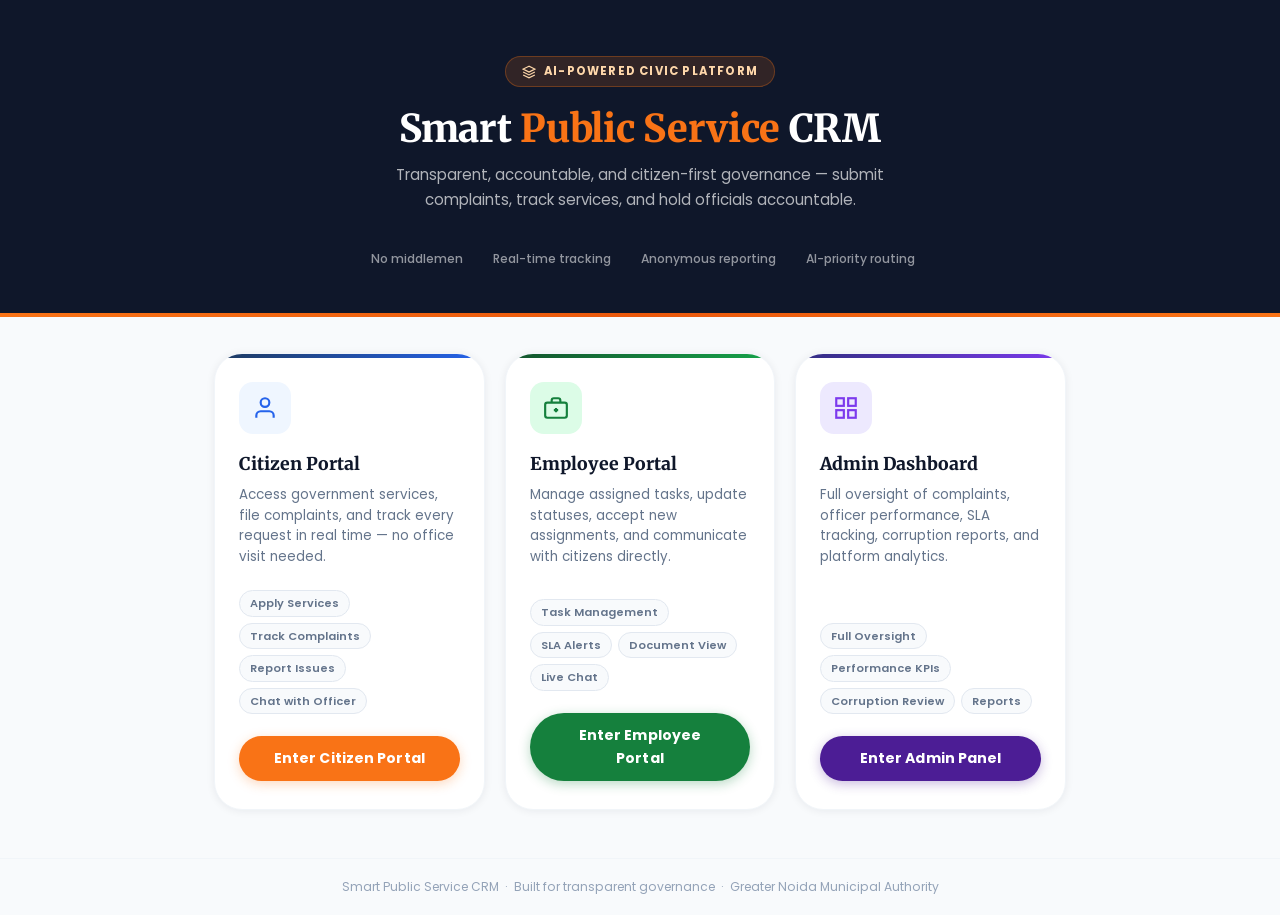
<file: index.html>
<!DOCTYPE html>
<html lang="en">
<head>
  <meta charset="UTF-8"/>
  <meta name="viewport" content="width=device-width, initial-scale=1.0"/>
  <title>Smart Civic Service Platform</title>
  <link rel="preconnect" href="https://fonts.googleapis.com"/>
  <link rel="preconnect" href="https://fonts.gstatic.com" crossorigin/>
  <link href="https://fonts.googleapis.com/css2?family=Merriweather:wght@400;700;900&family=Poppins:wght@400;500;600;700;800&display=swap" rel="stylesheet"/>
  <link rel="stylesheet" href="css/style.css"/>
  <style>
    body { background: var(--bg); display: flex; flex-direction: column; min-height: 100vh; }

    .index-hero {
      background: var(--navy);
      text-align: center;
      padding: 56px 24px 48px;
      position: relative;
      overflow: hidden;
    }
    .index-hero::after {
      content:'';
      position:absolute;
      bottom:0;left:0;right:0;height:4px;
      background:linear-gradient(90deg,var(--saffron),var(--saffron-dark),var(--saffron));
    }
    .hero-badge {
      display:inline-block;
      background:rgba(249,115,22,.15);
      border:1px solid rgba(249,115,22,.3);
      color:#FED7AA;
      padding:5px 16px;
      border-radius:var(--r-full);
      font-size:0.72rem;
      font-weight:700;
      letter-spacing:1.2px;
      text-transform:uppercase;
      margin-bottom:18px;
    }
    .index-hero h1 { font-family: 'Merriweather', Georgia, serif;
      font-size:clamp(1.6rem,4vw,2.4rem);
      font-weight:800;
      color:#fff;
      line-height:1.2;
      margin-bottom:12px;
      letter-spacing:-.3px;
    }
    .index-hero h1 span { color:var(--saffron); }
    .index-hero p {
      font-size:0.94rem;
      color:rgba(255,255,255,.68);
      max-width:520px;
      margin:0 auto 36px;
      line-height:1.65;
    }
    .trust-row {
      display:flex;
      align-items:center;
      justify-content:center;
      gap:24px;
      flex-wrap:wrap;
      margin-top:6px;
    }
    .trust-item {
      display:flex;
      align-items:center;
      gap:6px;
      font-size:0.76rem;
      color:rgba(255,255,255,.55);
      font-weight:500;
    }
    .trust-item::before {
      content:'';
      color:var(--saffron);
      font-weight:800;
    }

    .portal-grid {
      display:grid;
      grid-template-columns:repeat(auto-fit,minmax(260px,1fr));
      gap:20px;
      padding:36px 24px 48px;
      max-width:900px;
      margin:0 auto;
      width:100%;
    }

    .portal-card {
      background:var(--surface);
      border-radius:var(--r-xl);
      border:1px solid var(--border-light);
      box-shadow:var(--sh-sm);
      padding:28px 24px;
      display:flex;
      flex-direction:column;
      gap:0;
      transition:all .2s;
      position:relative;
      overflow:hidden;
    }
    .portal-card:hover { box-shadow:var(--sh-lg); transform:translateY(-3px); }

    .portal-card::before {
      content:'';
      position:absolute;
      top:0;left:0;right:0;
      height:4px;
    }
    .portal-card.citizen::before  { background:linear-gradient(90deg,#1E3A5F,#2563EB); }
    .portal-card.employee::before { background:linear-gradient(90deg,#14532D,#16A34A); }
    .portal-card.admin::before    { background:linear-gradient(90deg,#312E81,#7C3AED); }

    .portal-icon {
      width:52px;height:52px;
      border-radius:var(--r-md);
      display:flex;align-items:center;justify-content:center;
      margin-bottom:16px;
    }
    .portal-icon svg { width:26px;height:26px; }
    .citizen  .portal-icon { background:#EFF6FF; }
    .citizen  .portal-icon svg { stroke:#2563EB; }
    .employee .portal-icon { background:var(--green-soft); }
    .employee .portal-icon svg { stroke:var(--green); }
    .admin    .portal-icon { background:#EDE9FE; }
    .admin    .portal-icon svg { stroke:#7C3AED; }

    .portal-card h2 {
      font-size:1.1rem;
      font-weight:800;
      color:var(--navy);
      margin-bottom:6px;
    }
    .portal-card p {
      font-size:0.84rem;
      color:var(--text-light);
      line-height:1.55;
      flex:1;
      margin-bottom:22px;
    }
    .portal-card .feature-chips {
      display:flex;flex-wrap:wrap;gap:6px;margin-bottom:22px;
    }
    .chip {
      background:var(--bg);
      border:1px solid var(--border);
      color:var(--text-light);
      font-size:0.7rem;
      font-weight:600;
      padding:3px 10px;
      border-radius:var(--r-full);
    }

    .index-footer {
      text-align:center;
      padding:18px;
      font-size:0.76rem;
      color:var(--text-muted);
      border-top:1px solid var(--border-light);
      margin-top:auto;
    }
  </style>
</head>
<body>

  <div class="index-hero">
    <div class="hero-badge">
          <svg width="14" height="14" viewBox="0 0 24 24" fill="none" stroke="currentColor" stroke-width="2" style="vertical-align:middle;margin-right:5px;"><path d="M12 2L2 7l10 5 10-5-10-5z"/><path d="M2 17l10 5 10-5"/><path d="M2 12l10 5 10-5"/></svg>
          AI-Powered Civic Platform
        </div>
    <h1>Smart <span>Public Service</span> CRM</h1>
    <p>Transparent, accountable, and citizen-first governance — submit complaints, track services, and hold officials accountable.</p>
    <div class="trust-row">
      <span class="trust-item">No middlemen</span>
      <span class="trust-item">Real-time tracking</span>
      <span class="trust-item">Anonymous reporting</span>
      <span class="trust-item">AI-priority routing</span>
    </div>
  </div>

  <div class="portal-grid">
    <div class="portal-card citizen">
      <div class="portal-icon">
        <svg viewBox="0 0 24 24" fill="none" stroke="currentColor" stroke-width="2"><path d="M20 21v-2a4 4 0 0 0-4-4H8a4 4 0 0 0-4 4v2"/><circle cx="12" cy="7" r="4"/></svg>
      </div>
      <h2>Citizen Portal</h2>
      <p>Access government services, file complaints, and track every request in real time — no office visit needed.</p>
      <div class="feature-chips">
        <span class="chip">Apply Services</span>
        <span class="chip">Track Complaints</span>
        <span class="chip">Report Issues</span>
        <span class="chip">Chat with Officer</span>
      </div>
      <a href="login-citizen.html" class="btn-primary full-width">Enter Citizen Portal</a>
    </div>

    <div class="portal-card employee">
      <div class="portal-icon">
        <svg viewBox="0 0 24 24" fill="none" stroke="currentColor" stroke-width="2"><rect x="2" y="7" width="20" height="14" rx="2"/><path d="M16 7V5a2 2 0 0 0-2-2h-4a2 2 0 0 0-2 2v2"/><line x1="12" y1="12" x2="12" y2="16"/><line x1="10" y1="14" x2="14" y2="14"/></svg>
      </div>
      <h2>Employee Portal</h2>
      <p>Manage assigned tasks, update statuses, accept new assignments, and communicate with citizens directly.</p>
      <div class="feature-chips">
        <span class="chip">Task Management</span>
        <span class="chip">SLA Alerts</span>
        <span class="chip">Document View</span>
        <span class="chip">Live Chat</span>
      </div>
      <a href="login-employee.html" class="btn-primary full-width" style="background:var(--green);box-shadow:0 3px 12px rgba(21,128,61,.3);">Enter Employee Portal</a>
    </div>

    <div class="portal-card admin">
      <div class="portal-icon">
        <svg viewBox="0 0 24 24" fill="none" stroke="currentColor" stroke-width="2"><rect x="3" y="3" width="7" height="7"/><rect x="14" y="3" width="7" height="7"/><rect x="14" y="14" width="7" height="7"/><rect x="3" y="14" width="7" height="7"/></svg>
      </div>
      <h2>Admin Dashboard</h2>
      <p>Full oversight of complaints, officer performance, SLA tracking, corruption reports, and platform analytics.</p>
      <div class="feature-chips">
        <span class="chip">Full Oversight</span>
        <span class="chip">Performance KPIs</span>
        <span class="chip">Corruption Review</span>
        <span class="chip">Reports</span>
      </div>
      <a href="login-admin.html" class="btn-primary full-width" style="background:#4C1D95;box-shadow:0 3px 12px rgba(76,29,149,.3);">Enter Admin Panel</a>
    </div>
  </div>

  <div class="index-footer">
    Smart Public Service CRM &nbsp;·&nbsp; Built for transparent governance &nbsp;·&nbsp; Greater Noida Municipal Authority
  </div>

</body>
</html>
</file>
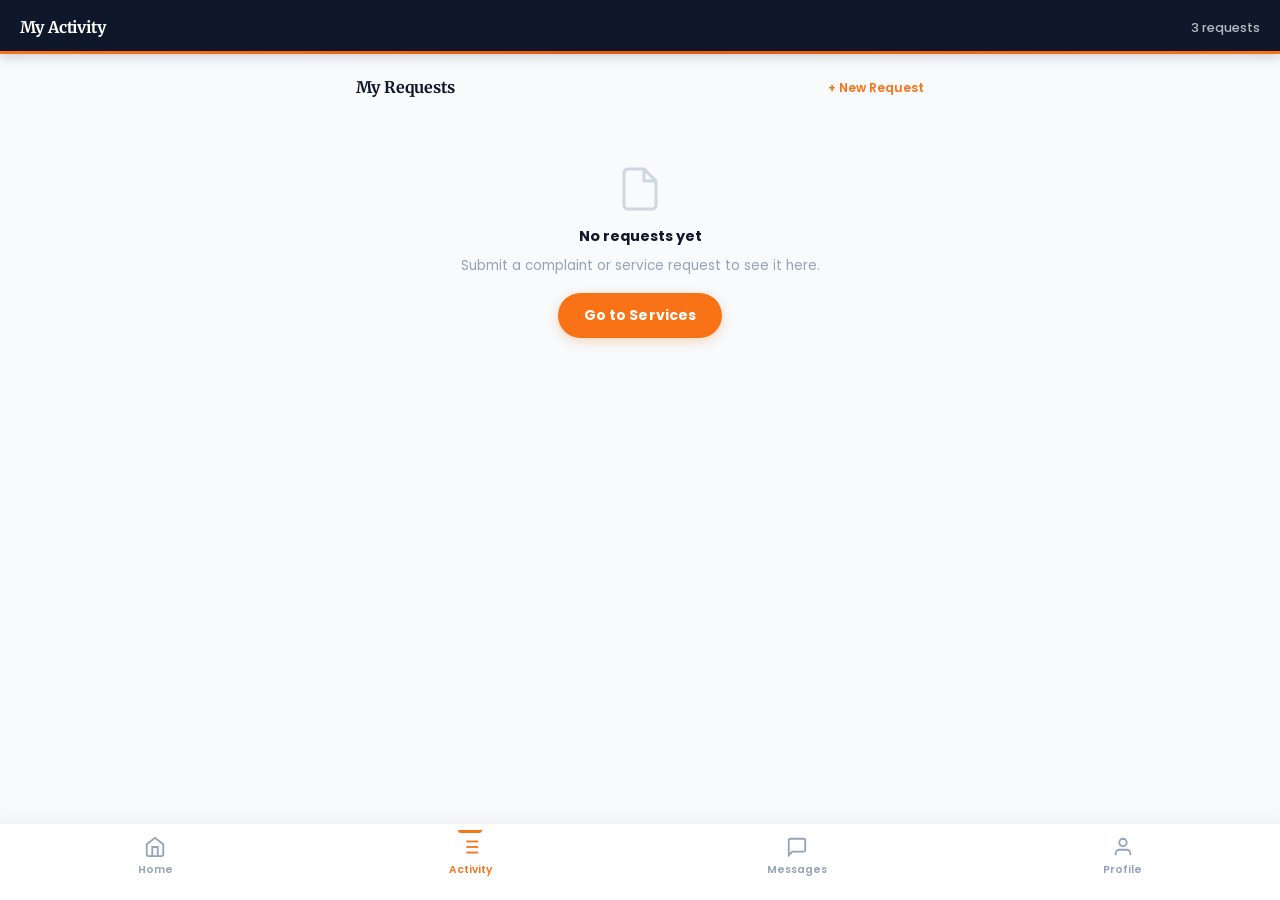
<file: activity.html>
<!DOCTYPE html>
<html lang="en">
<head>
  <meta charset="UTF-8"/>
  <meta name="viewport" content="width=device-width, initial-scale=1.0"/>
  <title>My Activity - Smart CRM</title>
  <link rel="preconnect" href="https://fonts.googleapis.com"/>
  <link rel="preconnect" href="https://fonts.gstatic.com" crossorigin/>
  <link href="https://fonts.googleapis.com/css2?family=Merriweather:wght@400;700;900&family=Poppins:wght@400;500;600;700;800&display=swap" rel="stylesheet"/>
  <link rel="stylesheet" href="css/style.css"/>
  <link rel="stylesheet" href="css/activity.css"/>
</head>
<body>
  <header class="page-header">
    <h2>My Activity</h2>
    <span style="font-size:.8rem;opacity:.7;font-weight:500;">3 requests</span>
  </header>

  <main class="activity-main">
    <div class="section-header" style="margin-bottom:16px;">
      <span class="section-title">My Requests</span>
      <a href="citizen.html" class="see-all">+ New Request</a>
    </div>
    <!-- FIX: Dynamic container — populated by activity.js from backend -->
    <div id="activityList"></div>
  </main>

  <nav class="bottom-nav">
    <a href="citizen.html" class="nav-item">
      <svg viewBox="0 0 24 24" fill="none" stroke="currentColor" stroke-width="2"><path d="M3 9l9-7 9 7v11a2 2 0 0 1-2 2H5a2 2 0 0 1-2-2z"/><polyline points="9,22 9,12 15,12 15,22"/></svg><span>Home</span>
    </a>
    <a href="activity.html" class="nav-item active">
      <svg viewBox="0 0 24 24" fill="none" stroke="currentColor" stroke-width="2"><line x1="8" y1="6" x2="21" y2="6"/><line x1="8" y1="12" x2="21" y2="12"/><line x1="8" y1="18" x2="21" y2="18"/><line x1="3" y1="6" x2="3.01" y2="6"/><line x1="3" y1="12" x2="3.01" y2="12"/><line x1="3" y1="18" x2="3.01" y2="18"/></svg><span>Activity</span>
    </a>
    <a href="chat.html" class="nav-item">
      <svg viewBox="0 0 24 24" fill="none" stroke="currentColor" stroke-width="2"><path d="M21 15a2 2 0 0 1-2 2H7l-4 4V5a2 2 0 0 1 2-2h14a2 2 0 0 1 2 2z"/></svg><span>Messages</span>
    </a>
    <a href="profile.html" class="nav-item">
      <svg viewBox="0 0 24 24" fill="none" stroke="currentColor" stroke-width="2"><path d="M20 21v-2a4 4 0 0 0-4-4H8a4 4 0 0 0-4 4v2"/><circle cx="12" cy="7" r="4"/></svg><span>Profile</span>
    </a>
  </nav>
  <script src="js/realtime.js"></script>
  <script src="js/activity.js"></script>
</body>
</html>
</file>
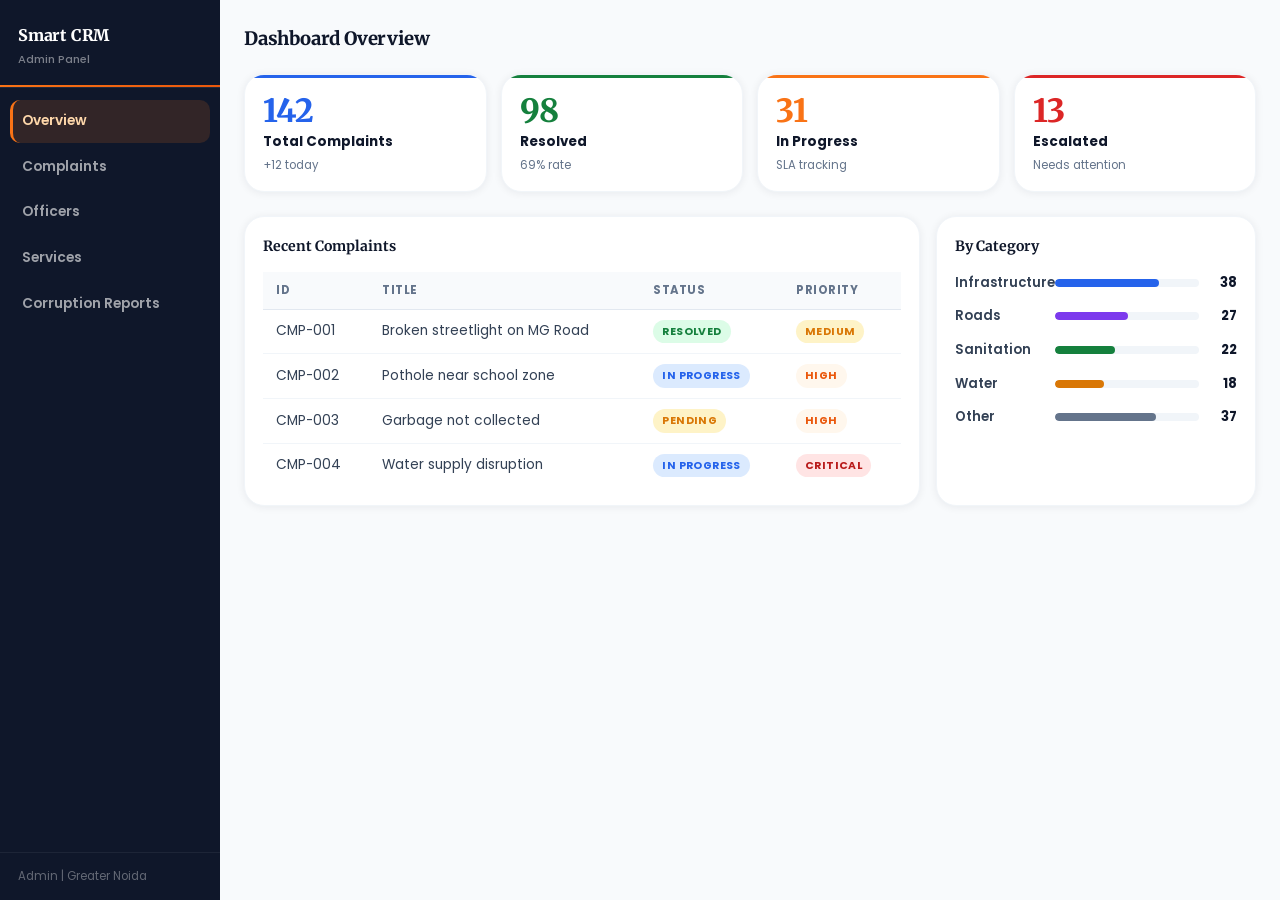
<file: admin.html>
<!DOCTYPE html>
<html lang="en">
<head>
  <meta charset="UTF-8" />
  <meta name="viewport" content="width=device-width, initial-scale=1.0"/>
  <title>Admin Dashboard - Smart CRM</title>
  <link rel="preconnect" href="https://fonts.googleapis.com"/>
  <link rel="preconnect" href="https://fonts.gstatic.com" crossorigin/>
  <link href="https://fonts.googleapis.com/css2?family=Merriweather:wght@400;700;900&family=Poppins:wght@400;500;600;700;800&display=swap" rel="stylesheet"/>
  <link rel="stylesheet" href="css/style.css" />
  <link rel="stylesheet" href="css/admin.css" />
</head>
<body>
  <div class="admin-layout">
    <!-- Sidebar -->
    <aside class="sidebar">
      <div class="sidebar-brand">
        <div class="brand-label">Smart CRM</div>
        <div class="brand-sub">Admin Panel</div>
      </div>
      <nav class="sidebar-nav">
        <a href="#overview" class="sidebar-link active" onclick="showSection('overview')">Overview</a>
        <a href="#complaints" class="sidebar-link" onclick="showSection('complaints')">Complaints</a>
        <a href="#employees" class="sidebar-link" onclick="showSection('employees')">Officers</a>
        <a href="#services" class="sidebar-link" onclick="showSection('services')">Services</a>
        <a href="#corruption" class="sidebar-link" onclick="showSection('corruption')">Corruption Reports</a>
      </nav>
      <div class="sidebar-footer">Admin | Greater Noida</div>
    </aside>

    <!-- Content -->
    <div class="admin-content">

      <!-- Overview Section -->
      <section id="section-overview" class="admin-section">
        <div class="section-heading">Dashboard Overview</div>
        <div class="stats-grid">
          <div class="stat-card">
            <div class="stat-number blue" id="stat-total">142</div>
            <div class="stat-desc">Total Complaints</div>
            <div class="stat-note">+12 today</div>
          </div>
          <div class="stat-card">
            <div class="stat-number green" id="stat-resolved">98</div>
            <div class="stat-desc">Resolved</div>
            <div class="stat-note">69% rate</div>
          </div>
          <div class="stat-card">
            <div class="stat-number orange" id="stat-inprog">31</div>
            <div class="stat-desc">In Progress</div>
            <div class="stat-note">SLA tracking</div>
          </div>
          <div class="stat-card">
            <div class="stat-number red" id="stat-escalated">13</div>
            <div class="stat-desc">Escalated</div>
            <div class="stat-note">Needs attention</div>
          </div>
        </div>

        <div class="overview-row">
          <div class="overview-card">
            <div class="card-title">Recent Complaints</div>
            <table class="data-table">
              <thead>
                <tr><th>ID</th><th>Title</th><th>Status</th><th>Priority</th></tr>
              </thead>
              <tbody id="recentComplaintsTable">
                <tr><td>CMP-001</td><td>Broken streetlight on MG Road</td><td><span class="badge badge-resolved">Resolved</span></td><td><span class="badge badge-medium">Medium</span></td></tr>
                <tr><td>CMP-002</td><td>Pothole near school zone</td><td><span class="badge badge-inprog">In Progress</span></td><td><span class="badge badge-high">High</span></td></tr>
                <tr><td>CMP-003</td><td>Garbage not collected</td><td><span class="badge badge-pending">Pending</span></td><td><span class="badge badge-high">High</span></td></tr>
                <tr><td>CMP-004</td><td>Water supply disruption</td><td><span class="badge badge-inprog">In Progress</span></td><td><span class="badge badge-critical">Critical</span></td></tr>
              </tbody>
            </table>
          </div>
          <div class="overview-card small">
            <div class="card-title">By Category</div>
            <div class="cat-bar-list" id="catBarList">
              <div class="cat-row"><span>Infrastructure</span><div class="bar-wrap"><div class="bar" style="width:72%;background:var(--blue);"></div></div><span>38</span></div>
              <div class="cat-row"><span>Roads</span><div class="bar-wrap"><div class="bar" style="width:51%;background:#7C3AED;"></div></div><span>27</span></div>
              <div class="cat-row"><span>Sanitation</span><div class="bar-wrap"><div class="bar" style="width:42%;background:var(--green);"></div></div><span>22</span></div>
              <div class="cat-row"><span>Water</span><div class="bar-wrap"><div class="bar" style="width:34%;background:var(--amber);"></div></div><span>18</span></div>
              <div class="cat-row"><span>Other</span><div class="bar-wrap"><div class="bar" style="width:70%;background:var(--text-light);"></div></div><span>37</span></div>
            </div>
          </div>
        </div>
      </section>

      <!-- Complaints Section -->
      <section id="section-complaints" class="admin-section" style="display:none;">
        <div class="section-heading">All Complaints</div>
        <div class="filter-row">
          <input type="text" id="adminSearch" placeholder="Search by ID or title..." class="search-bar" oninput="filterComplaints()" />
          <select id="statusFilter" onchange="filterComplaints()">
            <option value="">All Status</option>
            <option value="pending">Pending</option>
            <option value="in-progress">In Progress</option>
            <option value="resolved">Resolved</option>
            <option value="escalated">Escalated</option>
          </select>
        </div>
        <table class="data-table full" id="complaintsTable">
          <thead>
            <tr><th>ID</th><th>Title</th><th>Citizen</th><th>Location</th><th>Assigned To</th><th>Priority</th><th>Status</th><th>SLA</th><th>AI Result</th></tr>
          </thead>
          <tbody id="complaintsBody">
            <tr data-status="resolved"><td>CMP-001</td><td>Broken streetlight on MG Road</td><td>Rahul Sharma</td><td>MG Road, Sector 12</td><td>Amit Verma</td><td><span class="badge badge-medium">Medium</span></td><td><span class="badge badge-resolved">Resolved</span></td><td>2026-03-03</td></tr>
            <tr data-status="in-progress"><td>CMP-002</td><td>Pothole near school zone</td><td>Priya Patel</td><td>School Lane, Sector 5</td><td>Suresh Kumar</td><td><span class="badge badge-high">High</span></td><td><span class="badge badge-inprog">In Progress</span></td><td>2026-03-10</td></tr>
            <tr data-status="pending"><td>CMP-003</td><td>Garbage not collected for 3 days</td><td>Anita Gupta</td><td>Nehru Nagar Colony</td><td>Ravi Singh</td><td><span class="badge badge-high">High</span></td><td><span class="badge badge-pending">Pending</span></td><td>2026-03-07</td></tr>
            <tr data-status="in-progress"><td>CMP-004</td><td>Water supply disruption</td><td>Vikram Joshi</td><td>Shastri Block B</td><td>Deepak Yadav</td><td><span class="badge badge-critical">Critical</span></td><td><span class="badge badge-inprog">In Progress</span></td><td>2026-03-06</td></tr>
            <tr data-status="pending"><td>CMP-005</td><td>Street dog menace near park</td><td>Sunita Mehta</td><td>Central Park Area</td><td>-</td><td><span class="badge badge-medium">Medium</span></td><td><span class="badge badge-pending">Pending</span></td><td>2026-03-12</td></tr>
            <tr data-status="escalated"><td>CMP-006</td><td>Illegal construction blocking road</td><td>Mohan Das</td><td>Laxmi Nagar</td><td>Inspector Kaur</td><td><span class="badge badge-critical">Critical</span></td><td><span class="badge badge-escalated">Escalated</span></td><td>2026-03-04</td></tr>
          </tbody>
        </table>
      </section>

      <!-- Employees Section -->
      <section id="section-employees" class="admin-section" style="display:none;">
        <div class="section-heading">Field Officers</div>
        <div class="emp-grid">
          <div class="emp-card">
            <div class="emp-avatar">A</div>
            <div class="emp-info">
              <div class="emp-name">Amit Verma</div>
              <div class="emp-dept">Infrastructure</div>
            </div>
            <span class="badge badge-available">Available</span>
            <div class="emp-stats">
              <div><span class="green">24</span><br/><small>Resolved</small></div>
              <div><span class="orange">2</span><br/><small>Pending</small></div>
              <div><span class="blue">4.8</span><br/><small>Rating</small></div>
            </div>
            <div class="perf-badge gold">Top Performer</div>
          </div>
          <div class="emp-card">
            <div class="emp-avatar">S</div>
            <div class="emp-info">
              <div class="emp-name">Suresh Kumar</div>
              <div class="emp-dept">Roads &amp; PWD</div>
            </div>
            <span class="badge badge-busy">Busy</span>
            <div class="emp-stats">
              <div><span class="green">18</span><br/><small>Resolved</small></div>
              <div><span class="orange">3</span><br/><small>Pending</small></div>
              <div><span class="blue">4.5</span><br/><small>Rating</small></div>
            </div>
            <div class="perf-badge silver">High Performer</div>
          </div>
          <div class="emp-card">
            <div class="emp-avatar">R</div>
            <div class="emp-info">
              <div class="emp-name">Ravi Singh</div>
              <div class="emp-dept">Sanitation</div>
            </div>
            <span class="badge badge-available">Available</span>
            <div class="emp-stats">
              <div><span class="green">31</span><br/><small>Resolved</small></div>
              <div><span class="orange">1</span><br/><small>Pending</small></div>
              <div><span class="blue">4.9</span><br/><small>Rating</small></div>
            </div>
            <div class="perf-badge gold">Top Performer</div>
          </div>
          <div class="emp-card">
            <div class="emp-avatar">D</div>
            <div class="emp-info">
              <div class="emp-name">Deepak Yadav</div>
              <div class="emp-dept">Water Supply</div>
            </div>
            <span class="badge badge-busy">Busy</span>
            <div class="emp-stats">
              <div><span class="green">12</span><br/><small>Resolved</small></div>
              <div><span class="orange">4</span><br/><small>Pending</small></div>
              <div><span class="blue">4.2</span><br/><small>Rating</small></div>
            </div>
            <div class="perf-badge bronze">Good Performer</div>
          </div>
        </div>
      </section>

      <!-- Services Section -->
      <section id="section-services" class="admin-section" style="display:none;">
        <div class="section-heading">Official Service Pricing</div>
        <table class="data-table full">
          <thead><tr><th>Service</th><th>Official Fee</th><th>Processing Time</th></tr></thead>
          <tbody>
            <tr><td>Birth Certificate</td><td>Rs. 50</td><td>3 days</td></tr>
            <tr><td>Building Plan Approval</td><td>Rs. 500</td><td>30 days</td></tr>
            <tr><td>Water Connection</td><td>Rs. 1200</td><td>7 days</td></tr>
            <tr><td>Trade License</td><td>Rs. 800</td><td>15 days</td></tr>
            <tr><td>Property Tax Receipt</td><td>Free</td><td>Same day</td></tr>
            <tr><td>Road Repair Request</td><td>Free</td><td>5 days</td></tr>
          </tbody>
        </table>
      </section>

      <!-- Corruption Reports Section -->
      <section id="section-corruption" class="admin-section" style="display:none;">
        <div class="section-heading">Anonymous Corruption Reports</div>
        <div class="alert-box red">These reports are forwarded directly to the Vigilance Department.</div>
        <table class="data-table full">
          <thead><tr><th>Report ID</th><th>Department</th><th>Amount Demanded</th><th>Service</th><th>Date</th><th>Status</th></tr></thead>
          <tbody>
            <tr><td>#CR-001</td><td>Water Supply</td><td>Rs. 500 extra</td><td>Water Connection</td><td>2026-03-01</td><td><span class="badge badge-pending">Under Review</span></td></tr>
            <tr><td>#CR-002</td><td>Registration</td><td>Rs. 1000 extra</td><td>Birth Certificate</td><td>2026-03-04</td><td><span class="badge badge-inprog">Investigating</span></td></tr>
          </tbody>
        </table>
      </section>

    </div>
  </div>

  <script src="js/realtime.js"></script>
  <script src="js/admin.js"></script>
</body>
</html>
</file>
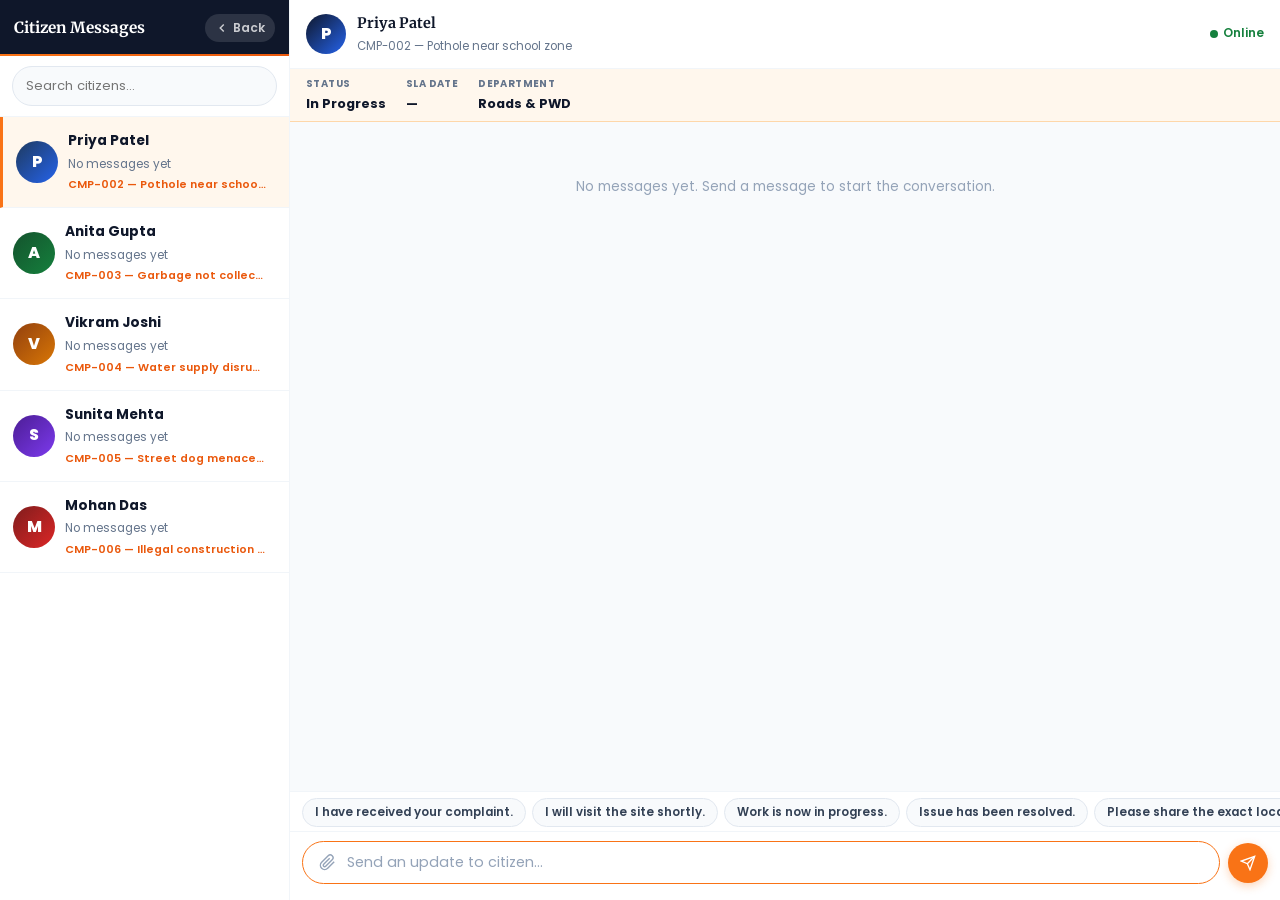
<file: chat-employee.html>
<!DOCTYPE html>
<html lang="en">
<head>
  <meta charset="UTF-8"/>
  <meta name="viewport" content="width=device-width, initial-scale=1.0"/>
  <title>Citizen Messages - Smart CRM</title>
  <link rel="preconnect" href="https://fonts.googleapis.com"/>
  <link rel="preconnect" href="https://fonts.gstatic.com" crossorigin/>
  <link href="https://fonts.googleapis.com/css2?family=Merriweather:wght@400;700;900&family=Poppins:wght@400;500;600;700;800&display=swap" rel="stylesheet"/>
  <link rel="stylesheet" href="css/style.css"/>
  <link rel="stylesheet" href="css/chat.css"/>
</head>
<body>
<div class="chat-layout">

  <!-- ── Sidebar ──────────────────────────────────────── -->
  <aside class="chat-sidebar">
    <div class="sidebar-header">
      <span class="sidebar-title">Citizen Messages</span>
      <a href="employee.html" class="back-btn">
        <svg viewBox="0 0 24 24" fill="none" stroke="currentColor" stroke-width="2.5" width="14" height="14"><polyline points="15,18 9,12 15,6"/></svg>
        Back
      </a>
    </div>
    <div class="sidebar-search">
      <input id="convSearch" type="text" placeholder="Search citizens..." oninput="filterConvs()"/>
    </div>
    <div class="conv-list" id="convList"></div>
  </aside>

  <!-- ── Chat Window ───────────────────────────────────── -->
  <div class="chat-window">

    <div class="chat-topbar">
      <div class="topbar-avatar" id="topbarAvatar">P</div>
      <div class="topbar-info">
        <div class="topbar-name" id="topbarName">Select a citizen</div>
        <div class="topbar-sub"  id="topbarSub">—</div>
      </div>
      <div class="topbar-status">
        <span class="online-dot"></span> Online
      </div>
    </div>

    <div class="info-strip">
      <div class="info-chip">
        <span class="info-label">Status</span>
        <span class="info-val" id="infoStatus">—</span>
      </div>
      <div class="info-chip">
        <span class="info-label">SLA Date</span>
        <span class="info-val" id="infoSla">—</span>
      </div>
      <div class="info-chip">
        <span class="info-label">Department</span>
        <span class="info-val" id="infoDept">—</span>
      </div>
    </div>

    <div class="messages-area" id="messagesArea"></div>

    <div class="typing-row" id="typingIndicator" style="display:none;">
      <div class="typing-dots"><span></span><span></span><span></span></div>
      Citizen is typing...
    </div>

    <div class="quick-bar" id="quickBar"></div>

    <div class="input-bar">
      <div class="input-wrap">
        <label class="attach-label" for="fileInput" title="Send work photo">
          <svg viewBox="0 0 24 24" fill="none" stroke="currentColor" stroke-width="2"><path d="M21.44 11.05l-9.19 9.19a6 6 0 0 1-8.49-8.49l9.19-9.19a4 4 0 0 1 5.66 5.66l-9.2 9.19a2 2 0 0 1-2.83-2.83l8.49-8.48"/></svg>
        </label>
        <input type="file" id="fileInput" accept="image/*" style="display:none;" onchange="attachPhoto(this)"/>
        <input type="text" id="msgInput" class="msg-input" placeholder="Send an update to citizen..."/>
      </div>
      <button class="send-btn" onclick="sendMessage()" id="sendBtn">
        <svg viewBox="0 0 24 24" fill="none" stroke="currentColor" stroke-width="2"><line x1="22" y1="2" x2="11" y2="13"/><polygon points="22,2 15,22 11,13 2,9"/></svg>
      </button>
    </div>

  </div>
</div>

<script>window.CHAT_ROLE = "employee";</script>
<script src="js/chat.js"></script>
</body>
</html>
</file>
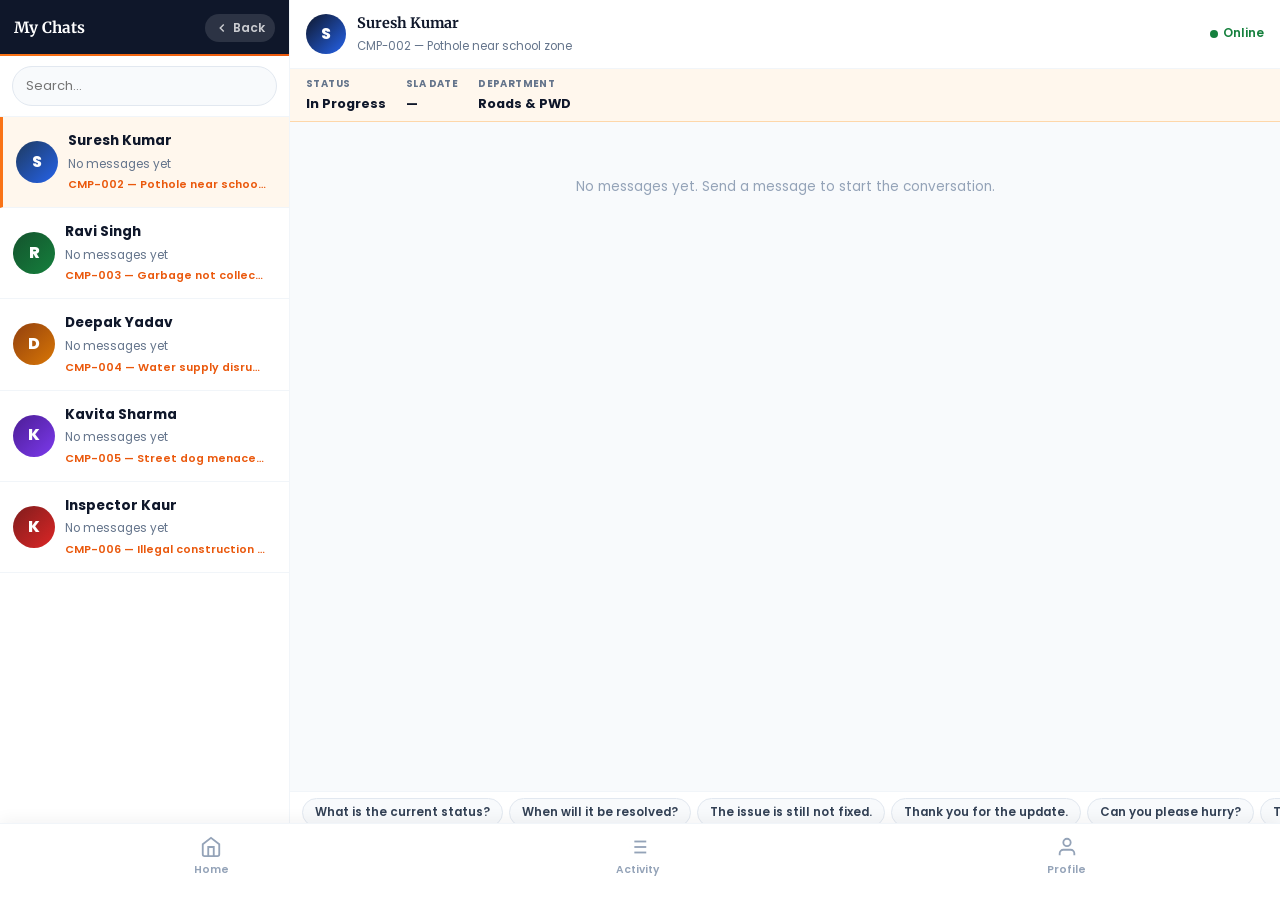
<file: chat.html>
<!DOCTYPE html>
<html lang="en">
<head>
  <meta charset="UTF-8"/>
  <meta name="viewport" content="width=device-width, initial-scale=1.0"/>
  <title>My Chats - Smart CRM</title>
  <link rel="preconnect" href="https://fonts.googleapis.com"/>
  <link rel="preconnect" href="https://fonts.gstatic.com" crossorigin/>
  <link href="https://fonts.googleapis.com/css2?family=Merriweather:wght@400;700;900&family=Poppins:wght@400;500;600;700;800&display=swap" rel="stylesheet"/>
  <link rel="stylesheet" href="css/style.css"/>
  <link rel="stylesheet" href="css/chat.css"/>
</head>
<body>
<div class="chat-layout">

  <!-- ── Sidebar ──────────────────────────────────────── -->
  <aside class="chat-sidebar">
    <div class="sidebar-header">
      <span class="sidebar-title">My Chats</span>
      <a href="activity.html" class="back-btn">
        <svg viewBox="0 0 24 24" fill="none" stroke="currentColor" stroke-width="2.5" width="14" height="14"><polyline points="15,18 9,12 15,6"/></svg>
        Back
      </a>
    </div>
    <div class="sidebar-search">
      <input id="convSearch" type="text" placeholder="Search..." oninput="filterConvs()"/>
    </div>
    <div class="conv-list" id="convList"></div>
  </aside>

  <!-- ── Chat Window ───────────────────────────────────── -->
  <div class="chat-window">

    <!-- Topbar -->
    <div class="chat-topbar">
      <div class="topbar-avatar" id="topbarAvatar">S</div>
      <div class="topbar-info">
        <div class="topbar-name" id="topbarName">Select a conversation</div>
        <div class="topbar-sub"  id="topbarSub">—</div>
      </div>
      <div class="topbar-status">
        <span class="online-dot"></span> Online
      </div>
    </div>

    <!-- Info Strip -->
    <div class="info-strip">
      <div class="info-chip">
        <span class="info-label">Status</span>
        <span class="info-val" id="infoStatus">—</span>
      </div>
      <div class="info-chip">
        <span class="info-label">SLA Date</span>
        <span class="info-val" id="infoSla">—</span>
      </div>
      <div class="info-chip">
        <span class="info-label">Department</span>
        <span class="info-val" id="infoDept">—</span>
      </div>
    </div>

    <!-- Messages -->
    <div class="messages-area" id="messagesArea"></div>

    <!-- Typing -->
    <div class="typing-row" id="typingIndicator" style="display:none;">
      <div class="typing-dots"><span></span><span></span><span></span></div>
      Officer is typing...
    </div>

    <!-- Quick chips -->
    <div class="quick-bar" id="quickBar"></div>

    <!-- Input -->
    <div class="input-bar">
      <div class="input-wrap">
        <label class="attach-label" for="fileInput" title="Attach photo">
          <svg viewBox="0 0 24 24" fill="none" stroke="currentColor" stroke-width="2"><path d="M21.44 11.05l-9.19 9.19a6 6 0 0 1-8.49-8.49l9.19-9.19a4 4 0 0 1 5.66 5.66l-9.2 9.19a2 2 0 0 1-2.83-2.83l8.49-8.48"/></svg>
        </label>
        <input type="file" id="fileInput" accept="image/*" style="display:none;" onchange="attachPhoto(this)"/>
        <input type="text" id="msgInput" class="msg-input" placeholder="Type your message..."/>
      </div>
      <button class="send-btn" onclick="sendMessage()" id="sendBtn">
        <svg viewBox="0 0 24 24" fill="none" stroke="currentColor" stroke-width="2"><line x1="22" y1="2" x2="11" y2="13"/><polygon points="22,2 15,22 11,13 2,9"/></svg>
      </button>
    </div>

  </div>
</div>

<!-- Bottom Nav -->
<nav class="bottom-nav" style="position:fixed;bottom:0;width:100%;z-index:100;">
  <a href="citizen.html"  class="nav-item"><svg viewBox="0 0 24 24" fill="none" stroke="currentColor" stroke-width="2"><path d="M3 9l9-7 9 7v11a2 2 0 0 1-2 2H5a2 2 0 0 1-2-2z"/><polyline points="9,22 9,12 15,12 15,22"/></svg><span>Home</span></a>
  <a href="activity.html" class="nav-item"><svg viewBox="0 0 24 24" fill="none" stroke="currentColor" stroke-width="2"><line x1="8" y1="6" x2="21" y2="6"/><line x1="8" y1="12" x2="21" y2="12"/><line x1="8" y1="18" x2="21" y2="18"/><line x1="3" y1="6" x2="3.01" y2="6"/><line x1="3" y1="12" x2="3.01" y2="12"/><line x1="3" y1="18" x2="3.01" y2="18"/></svg><span>Activity</span></a>
  <a href="profile.html"  class="nav-item"><svg viewBox="0 0 24 24" fill="none" stroke="currentColor" stroke-width="2"><path d="M20 21v-2a4 4 0 0 0-4-4H8a4 4 0 0 0-4 4v2"/><circle cx="12" cy="7" r="4"/></svg><span>Profile</span></a>
</nav>

<script>window.CHAT_ROLE = "citizen";</script>
<script src="js/chat.js"></script>
</body>
</html>
</file>
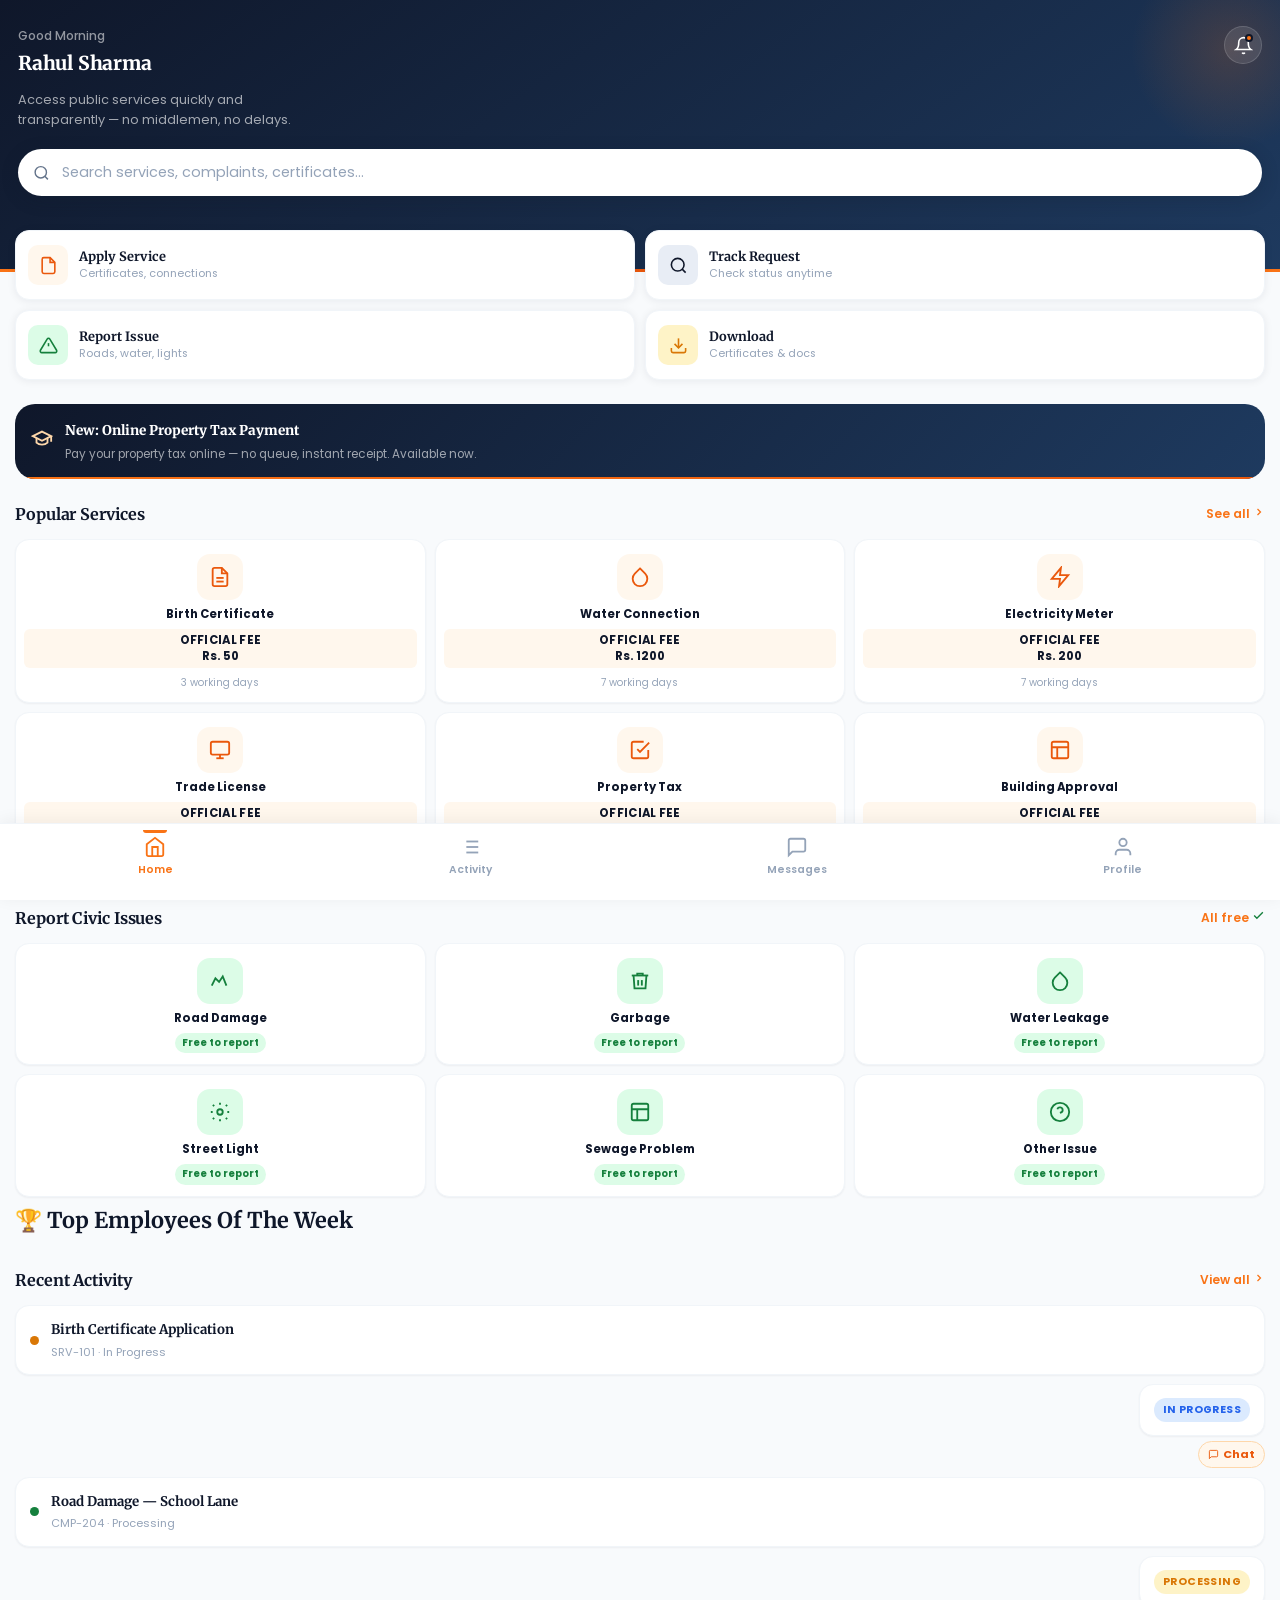
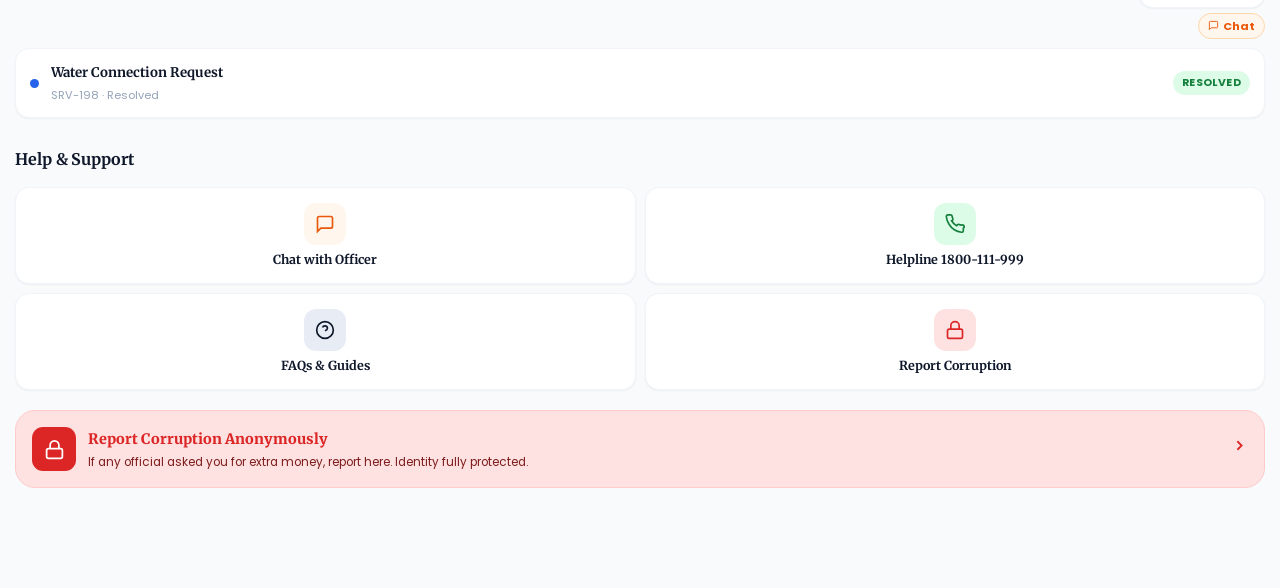
<file: citizen.html>
<!DOCTYPE html>
<html lang="en">
<head>
  <meta charset="UTF-8"/>
  <meta name="viewport" content="width=device-width, initial-scale=1.0"/>
  <title>Citizen Dashboard - Smart CRM</title>
  <link rel="preconnect" href="https://fonts.googleapis.com"/>
  <link rel="preconnect" href="https://fonts.gstatic.com" crossorigin/>
  <link href="https://fonts.googleapis.com/css2?family=Merriweather:wght@400;700;900&family=Poppins:wght@400;500;600;700;800&display=swap" rel="stylesheet"/>
  <link rel="stylesheet" href="css/style.css"/>
  <link rel="stylesheet" href="css/citizen.css"/>
</head>
<body>

  <!-- ═══════════ HERO ═══════════════════════════════════ -->
  <section class="citizen-hero">
    <div class="hero-greeting">
      <div class="hero-greeting-left">
        <div class="hero-greeting-text">Good Morning</div>
        <div class="hero-name">Rahul Sharma</div>
      </div>
      <div class="hero-notif-btn" onclick="window.location.href='chat.html'">
        <svg viewBox="0 0 24 24" fill="none" stroke="currentColor" stroke-width="2"><path d="M18 8A6 6 0 0 0 6 8c0 7-3 9-3 9h18s-3-2-3-9"/><path d="M13.73 21a2 2 0 0 1-3.46 0"/></svg>
        <span class="notif-dot"></span>
      </div>
    </div>
    <p class="hero-tagline">Access public services quickly and transparently — no middlemen, no delays.</p>
    <div class="hero-search-wrap">
      <svg class="search-icon" viewBox="0 0 24 24" fill="none" stroke="currentColor" stroke-width="2"><circle cx="11" cy="11" r="8"/><line x1="21" y1="21" x2="16.65" y2="16.65"/></svg>
      <input id="searchInput" class="hero-search" type="text" placeholder="Search services, complaints, certificates..." oninput="filterCards()"/>
    </div>
  </section>

  <!-- ═══════════ MAIN CONTENT ════════════════════════════ -->
  <main class="citizen-main">

    <!-- ── Quick Actions ───────────────────────────────── -->
    <div class="quick-actions">
      <div class="qaction-card" onclick="scrollToSection('services')">
        <div class="qaction-icon saffron">
          <svg viewBox="0 0 24 24" fill="none" stroke="currentColor" stroke-width="2"><path d="M14 2H6a2 2 0 0 0-2 2v16a2 2 0 0 0 2 2h12a2 2 0 0 0 2-2V8z"/><polyline points="14,2 14,8 20,8"/></svg>
        </div>
        <div>
          <div class="qaction-label">Apply Service</div>
          <div class="qaction-sub">Certificates, connections</div>
        </div>
      </div>
      <a class="qaction-card" href="activity.html">
        <div class="qaction-icon navy">
          <svg viewBox="0 0 24 24" fill="none" stroke="currentColor" stroke-width="2"><circle cx="11" cy="11" r="8"/><line x1="21" y1="21" x2="16.65" y2="16.65"/></svg>
        </div>
        <div>
          <div class="qaction-label">Track Request</div>
          <div class="qaction-sub">Check status anytime</div>
        </div>
      </a>
      <div class="qaction-card" onclick="scrollToSection('issues')">
        <div class="qaction-icon green">
          <svg viewBox="0 0 24 24" fill="none" stroke="currentColor" stroke-width="2"><path d="M10.29 3.86L1.82 18a2 2 0 0 0 1.71 3h16.94a2 2 0 0 0 1.71-3L13.71 3.86a2 2 0 0 0-3.42 0z"/><line x1="12" y1="9" x2="12" y2="13"/><line x1="12" y1="17" x2="12.01" y2="17"/></svg>
        </div>
        <div>
          <div class="qaction-label">Report Issue</div>
          <div class="qaction-sub">Roads, water, lights</div>
        </div>
      </div>
      <div class="qaction-card" onclick="alert('Certificate download portal — in production this links to DigiLocker.')">
        <div class="qaction-icon amber">
          <svg viewBox="0 0 24 24" fill="none" stroke="currentColor" stroke-width="2"><path d="M21 15v4a2 2 0 0 1-2 2H5a2 2 0 0 1-2-2v-4"/><polyline points="7,10 12,15 17,10"/><line x1="12" y1="15" x2="12" y2="3"/></svg>
        </div>
        <div>
          <div class="qaction-label">Download</div>
          <div class="qaction-sub">Certificates & docs</div>
        </div>
      </div>
    </div>

    <!-- ── Announcement ────────────────────────────────── -->
    <div class="announcement-banner">
      <div class="announcement-icon">
        <svg width="22" height="22" viewBox="0 0 24 24" fill="none" stroke="#FED7AA" stroke-width="2"><path d="M22 10v6M2 10l10-5 10 5-10 5z"/><path d="M6 12v5c3 3 9 3 12 0v-5"/></svg>
      </div>
      <div class="announcement-text">
        <div class="announcement-title">New: Online Property Tax Payment</div>
        <div class="announcement-sub">Pay your property tax online — no queue, instant receipt. Available now.</div>
      </div>
    </div>

    <!-- ── Popular Services ────────────────────────────── -->
    <section id="services">
      <div class="section-header">
        <span class="section-title">Popular Services</span>
        <span class="see-all" onclick="alert('All services page coming soon.')">See all <svg width="12" height="12" viewBox="0 0 24 24" fill="none" stroke="currentColor" stroke-width="2.5"><polyline points="9,18 15,12 9,6"/></svg></span>
      </div>
      <div class="service-grid" id="servicesGrid">

        <div class="service-card" onclick="openServiceForm('Birth Certificate','Rs. 50','3 working days')">
          <div class="service-icon">
            <svg viewBox="0 0 24 24" fill="none" stroke="currentColor" stroke-width="2"><path d="M14 2H6a2 2 0 0 0-2 2v16a2 2 0 0 0 2 2h12a2 2 0 0 0 2-2V8z"/><polyline points="14,2 14,8 20,8"/><line x1="16" y1="13" x2="8" y2="13"/><line x1="16" y1="17" x2="8" y2="17"/></svg>
          </div>
          <span>Birth Certificate</span>
          <div class="service-fee-row">
            <span class="fee-label">Official Fee</span>
            <span class="fee-amount">Rs. 50</span>
          </div>
          <div class="service-time">3 working days</div>
        </div>

        <div class="service-card" onclick="openServiceForm('Water Connection','Rs. 1200','7 working days')">
          <div class="service-icon">
            <svg viewBox="0 0 24 24" fill="none" stroke="currentColor" stroke-width="2"><path d="M12 2.69l5.66 5.66a8 8 0 1 1-11.31 0z"/></svg>
          </div>
          <span>Water Connection</span>
          <div class="service-fee-row">
            <span class="fee-label">Official Fee</span>
            <span class="fee-amount">Rs. 1200</span>
          </div>
          <div class="service-time">7 working days</div>
        </div>

        <div class="service-card" onclick="openServiceForm('Electricity Meter','Rs. 200','7 working days')">
          <div class="service-icon">
            <svg viewBox="0 0 24 24" fill="none" stroke="currentColor" stroke-width="2"><polygon points="13,2 3,14 12,14 11,22 21,10 12,10"/></svg>
          </div>
          <span>Electricity Meter</span>
          <div class="service-fee-row">
            <span class="fee-label">Official Fee</span>
            <span class="fee-amount">Rs. 200</span>
          </div>
          <div class="service-time">7 working days</div>
        </div>

        <div class="service-card" onclick="openServiceForm('Trade License','Rs. 800','15 working days')">
          <div class="service-icon">
            <svg viewBox="0 0 24 24" fill="none" stroke="currentColor" stroke-width="2"><rect x="2" y="3" width="20" height="14" rx="2"/><line x1="8" y1="21" x2="16" y2="21"/><line x1="12" y1="17" x2="12" y2="21"/></svg>
          </div>
          <span>Trade License</span>
          <div class="service-fee-row">
            <span class="fee-label">Official Fee</span>
            <span class="fee-amount">Rs. 800</span>
          </div>
          <div class="service-time">15 working days</div>
        </div>

        <div class="service-card" onclick="openServiceForm('Property Tax','Free','Same day')">
          <div class="service-icon">
            <svg viewBox="0 0 24 24" fill="none" stroke="currentColor" stroke-width="2"><path d="M9 11l3 3L22 4"/><path d="M21 12v7a2 2 0 0 1-2 2H5a2 2 0 0 1-2-2V5a2 2 0 0 1 2-2h11"/></svg>
          </div>
          <span>Property Tax</span>
          <div class="service-fee-row">
            <span class="fee-label">Official Fee</span>
            <span class="fee-amount free">Free</span>
          </div>
          <div class="service-time">Same day</div>
        </div>

        <div class="service-card" onclick="openServiceForm('Building Approval','Rs. 500','30 working days')">
          <div class="service-icon">
            <svg viewBox="0 0 24 24" fill="none" stroke="currentColor" stroke-width="2"><rect x="3" y="3" width="18" height="18" rx="2"/><path d="M3 9h18M9 21V9"/></svg>
          </div>
          <span>Building Approval</span>
          <div class="service-fee-row">
            <span class="fee-label">Official Fee</span>
            <span class="fee-amount">Rs. 500</span>
          </div>
          <div class="service-time">30 working days</div>
        </div>

      </div>
    </section>
    

    <!-- ── Report Civic Issues ──────────────────────────── -->
    <section id="issues" style="margin-top:28px;">
      <div class="section-header">
        <span class="section-title">Report Civic Issues</span>
        <span class="see-all">All free <svg width="13" height="13" viewBox="0 0 24 24" fill="none" stroke="var(--green)" stroke-width="2.5"><polyline points="20,6 9,17 4,12"/></svg></span>
      </div>
      <div class="service-grid" id="issuesGrid">

        <div class="service-card complaint-card" onclick="openComplaintForm('Road Damage')">
          <div class="service-icon"><svg viewBox="0 0 24 24" fill="none" stroke="currentColor" stroke-width="2"><path d="M3 17l4-8 4 4 4-6 4 10"/></svg></div>
          <span>Road Damage</span>
          <div class="free-tag">Free to report</div>
        </div>

        <div class="service-card complaint-card" onclick="openComplaintForm('Garbage')">
          <div class="service-icon"><svg viewBox="0 0 24 24" fill="none" stroke="currentColor" stroke-width="2"><polyline points="3,6 5,6 21,6"/><path d="M19 6l-1 14H6L5 6"/><path d="M10 11v6"/><path d="M14 11v6"/><path d="M9 6V4h6v2"/></svg></div>
          <span>Garbage</span>
          <div class="free-tag">Free to report</div>
        </div>

        <div class="service-card complaint-card" onclick="openComplaintForm('Water Leakage')">
          <div class="service-icon"><svg viewBox="0 0 24 24" fill="none" stroke="currentColor" stroke-width="2"><path d="M12 2.69l5.66 5.66a8 8 0 1 1-11.31 0z"/></svg></div>
          <span>Water Leakage</span>
          <div class="free-tag">Free to report</div>
        </div>

        <div class="service-card complaint-card" onclick="openComplaintForm('Street Light')">
          <div class="service-icon"><svg viewBox="0 0 24 24" fill="none" stroke="currentColor" stroke-width="2"><circle cx="12" cy="12" r="3"/><path d="M12 2v2M12 20v2M4.22 4.22l1.42 1.42M18.36 18.36l1.42 1.42M2 12h2M20 12h2M4.22 19.78l1.42-1.42M18.36 5.64l1.42-1.42"/></svg></div>
          <span>Street Light</span>
          <div class="free-tag">Free to report</div>
        </div>

        <div class="service-card complaint-card" onclick="openComplaintForm('Sewage Problem')">
          <div class="service-icon"><svg viewBox="0 0 24 24" fill="none" stroke="currentColor" stroke-width="2"><rect x="3" y="3" width="18" height="18" rx="2"/><path d="M3 9h18M9 21V9"/></svg></div>
          <span>Sewage Problem</span>
          <div class="free-tag">Free to report</div>
        </div>

        <div class="service-card complaint-card" onclick="openComplaintForm('Other Issue')">
          <div class="service-icon"><svg viewBox="0 0 24 24" fill="none" stroke="currentColor" stroke-width="2"><circle cx="12" cy="12" r="10"/><path d="M9.09 9a3 3 0 0 1 5.83 1c0 2-3 3-3 3"/><line x1="12" y1="17" x2="12.01" y2="17"/></svg></div>
          <span>Other Issue</span>
          <div class="free-tag">Free to report</div>
        </div>

      </div>
    </section>

    <!-- 🔥 Leaderboard Section -->
<!-- 🏆 Leaderboard -->
<div class="leaderboard-container">

  <h2 class="leaderboard-title">🏆 Top Employees Of The Week</h2>

  <div id="leaderboardList" class="leaderboard-list"></div>

</div>

    <!-- ── Recent Activity ──────────────────────────────── -->
    <section style="margin-top:28px;">
      <div class="section-header">
        <span class="section-title">Recent Activity</span>
        <a class="see-all" href="activity.html">View all <svg width="12" height="12" viewBox="0 0 24 24" fill="none" stroke="currentColor" stroke-width="2.5"><polyline points="9,18 15,12 9,6"/></svg></a>
      </div>
      <div class="activity-mini-list">
        <a class="activity-mini-card" href="activity.html">
          <span class="activity-dot amber"></span>
          <div class="activity-mini-info">
            <div class="activity-mini-title">Birth Certificate Application</div>
            <div class="activity-mini-id">SRV-101 · In Progress</div>
          </div>
          <div class="activity-mini-right">
            <span class="badge badge-inprog">In Progress</span>
            <a href="chat.html?cmp=CMP-002" class="chat-link-btn" onclick="event.stopPropagation()">
              <svg viewBox="0 0 24 24" fill="none" stroke="currentColor" stroke-width="2" width="11" height="11"><path d="M21 15a2 2 0 0 1-2 2H7l-4 4V5a2 2 0 0 1 2-2h14a2 2 0 0 1 2 2z"/></svg>
              Chat
            </a>
          </div>
        </a>
        <a class="activity-mini-card" href="activity.html">
          <span class="activity-dot green"></span>
          <div class="activity-mini-info">
            <div class="activity-mini-title">Road Damage — School Lane</div>
            <div class="activity-mini-id">CMP-204 · Processing</div>
          </div>
          <div class="activity-mini-right">
            <span class="badge badge-processing">Processing</span>
            <a href="chat.html?cmp=CMP-003" class="chat-link-btn" onclick="event.stopPropagation()">
              <svg viewBox="0 0 24 24" fill="none" stroke="currentColor" stroke-width="2" width="11" height="11"><path d="M21 15a2 2 0 0 1-2 2H7l-4 4V5a2 2 0 0 1 2-2h14a2 2 0 0 1 2 2z"/></svg>
              Chat
            </a>
          </div>
        </a>
        <a class="activity-mini-card" href="activity.html">
          <span class="activity-dot blue"></span>
          <div class="activity-mini-info">
            <div class="activity-mini-title">Water Connection Request</div>
            <div class="activity-mini-id">SRV-198 · Resolved</div>
          </div>
          <div class="activity-mini-right">
            <span class="badge badge-resolved">Resolved</span>
          </div>
        </a>
      </div>
    </section>

    <!-- ── Help & Support ───────────────────────────────── -->
    <section style="margin-top:28px;">
      <div class="section-title">Help & Support</div>
      <div class="help-grid">
        <a class="help-card" href="chat.html">
          <div class="help-icon saffron">
            <svg viewBox="0 0 24 24" fill="none" stroke="currentColor" stroke-width="2"><path d="M21 15a2 2 0 0 1-2 2H7l-4 4V5a2 2 0 0 1 2-2h14a2 2 0 0 1 2 2z"/></svg>
          </div>
          <span class="help-label">Chat with Officer</span>
        </a>
        <div class="help-card" onclick="alert('Toll free: 1800-111-999\nAvailable: Mon–Sat 9AM–6PM')">
          <div class="help-icon green">
            <svg viewBox="0 0 24 24" fill="none" stroke="currentColor" stroke-width="2"><path d="M22 16.92v3a2 2 0 0 1-2.18 2 19.79 19.79 0 0 1-8.63-3.07A19.5 19.5 0 0 1 4.69 12a19.79 19.79 0 0 1-3.07-8.67A2 2 0 0 1 3.62 1h3a2 2 0 0 1 2 1.72c.127.96.361 1.903.7 2.81a2 2 0 0 1-.45 2.11L7.91 8.1a16 16 0 0 0 6 6l.95-.95a2 2 0 0 1 2.11-.45c.907.339 1.85.573 2.81.7A2 2 0 0 1 22 16.92z"/></svg>
          </div>
          <span class="help-label">Helpline 1800-111-999</span>
        </div>
        <div class="help-card" onclick="alert('FAQ page opening...')">
          <div class="help-icon navy">
            <svg viewBox="0 0 24 24" fill="none" stroke="currentColor" stroke-width="2"><circle cx="12" cy="12" r="10"/><path d="M9.09 9a3 3 0 0 1 5.83 1c0 2-3 3-3 3"/><line x1="12" y1="17" x2="12.01" y2="17"/></svg>
          </div>
          <span class="help-label">FAQs & Guides</span>
        </div>
        <div class="help-card" onclick="openCorruptionModal()">
          <div class="help-icon red">
            <svg viewBox="0 0 24 24" fill="none" stroke="currentColor" stroke-width="2"><rect x="3" y="11" width="18" height="11" rx="2"/><path d="M7 11V7a5 5 0 0 1 10 0v4"/></svg>
          </div>
          <span class="help-label">Report Corruption</span>
        </div>
      </div>
    </section>

    <!-- ── Anonymous Corruption Banner ─────────────────── -->
    <section style="margin-top:20px;">
      <div class="corruption-banner" onclick="openCorruptionModal()">
        <div class="corruption-banner-icon">
          <svg viewBox="0 0 24 24" fill="none" stroke="currentColor" stroke-width="2"><rect x="3" y="11" width="18" height="11" rx="2"/><path d="M7 11V7a5 5 0 0 1 10 0v4"/></svg>
        </div>
        <div class="corruption-banner-text">
          <div class="corruption-banner-title">Report Corruption Anonymously</div>
          <div class="corruption-banner-sub">If any official asked you for extra money, report here. Identity fully protected.</div>
        </div>
        <div class="corruption-banner-arrow">
          <svg viewBox="0 0 24 24" fill="none" stroke="currentColor" stroke-width="2.5"><polyline points="9,18 15,12 9,6"/></svg>
        </div>
      </div>
    </section>

  </main>

  <!-- ═══════════ MODALS ══════════════════════════════════ -->

  <!-- Service / Complaint Modal -->
  <div id="formModal" class="modal-overlay" style="display:none;">
    <div class="modal-box">
      <div class="modal-handle"></div>
      <button class="modal-close" onclick="closeModal()"><svg width="14" height="14" viewBox="0 0 24 24" fill="none" stroke="currentColor" stroke-width="2.5"><line x1="18" y1="6" x2="6" y2="18"/><line x1="6" y1="6" x2="18" y2="18"/></svg></button>

      <div id="feeStrip" class="fee-strip" style="display:none;">
        <div>
          <div class="fee-strip-label">Official Government Fee</div>
          <div class="fee-strip-amount" id="feeStripAmount"></div>
          <div class="fee-strip-time"   id="feeStripTime"></div>
        </div>
        <div class="fee-strip-note">Paying more? Report it anonymously.</div>
      </div>

      <h3 id="modalTitle">Submit Request</h3>
      <form id="submissionForm">
        <div class="form-group">
          <label>Full Name</label>
          <input type="text" id="citizenName" placeholder="Your full name" required/>
        </div>
        <div class="form-group">
          <label>Phone Number</label>
          <input type="tel" id="citizenPhone" placeholder="10-digit mobile number" required/>
        </div>
        <div class="form-group">
          <label>Address / Location</label>
          <input type="text" id="citizenLocation" placeholder="Street, Sector, Area" required/>
        </div>
        <div class="form-group">
          <label>Description</label>
          <textarea id="citizenDesc" placeholder="Describe your request or issue..." required></textarea>
        </div>
        <div class="form-group">
          <label>Attach Photo (optional)</label>
          <input type="file" id="citizenFile" accept="image/*"/>
        </div>
        <button type="submit" class="btn-primary full-width">Submit Request</button>
      </form>
      <div id="successMsg" class="success-msg" style="display:none;">
        <div class="success-icon">
          <svg viewBox="0 0 24 24" fill="none" stroke="var(--green)" stroke-width="2.5" width="48" height="48"><circle cx="12" cy="12" r="10"/><polyline points="9,12 11,14 15,10"/></svg>
        </div>
        <p style="font-weight:800;font-size:1rem;color:var(--navy)">Request Submitted!</p>
        <p>Your ID: <strong id="requestId"></strong></p>
        <p>An officer will be assigned shortly.</p>
        <a href="activity.html" class="btn-primary" style="display:inline-block;margin-top:16px;">Track Status</a>
      </div>
    </div>
  </div>

  <!-- Corruption Modal -->
  <div id="corruptionModal" class="modal-overlay" style="display:none;">
    <div class="modal-box">
      <div class="modal-handle"></div>
      <button class="modal-close" onclick="closeCorruptionModal()"><svg width="14" height="14" viewBox="0 0 24 24" fill="none" stroke="currentColor" stroke-width="2.5"><line x1="18" y1="6" x2="6" y2="18"/><line x1="6" y1="6" x2="18" y2="18"/></svg></button>
      <div class="corruption-modal-header">
        <div class="corruption-modal-icon">
          <svg viewBox="0 0 24 24" fill="none" stroke="white" stroke-width="2" width="22" height="22"><rect x="3" y="11" width="18" height="11" rx="2"/><path d="M7 11V7a5 5 0 0 1 10 0v4"/></svg>
        </div>
        <div>
          <h3 style="margin:0 0 3px;font-size:.98rem;">Anonymous Corruption Report</h3>
          <p style="font-size:.78rem;color:var(--text-light);margin:0;">Goes directly to Vigilance Department. No identity recorded.</p>
        </div>
      </div>
      <div class="anon-badge">
          <svg width="13" height="13" viewBox="0 0 24 24" fill="none" stroke="var(--green)" stroke-width="2" style="vertical-align:middle;margin-right:5px;"><rect x="3" y="11" width="18" height="11" rx="2"/><path d="M7 11V7a5 5 0 0 1 10 0v4"/></svg>
          Your identity is fully anonymous
        </div>
      <form id="corruptionForm">
        <div class="form-group">
          <label>Official Name / Employee ID (optional)</label>
          <input type="text" id="corrOfficialName" placeholder="Name or ID if known"/>
        </div>
        <div class="form-group">
          <label>Department</label>
          <select id="corrDept" required>
            <option value="">Select department</option>
            <option>Water Supply</option><option>Roads &amp; PWD</option>
            <option>Sanitation</option><option>Infrastructure</option>
            <option>Electricity</option><option>Registration Office</option>
            <option>Revenue Department</option><option>Other</option>
          </select>
        </div>
        <div class="form-group">
          <label>Service You Applied For</label>
          <input type="text" id="corrService" placeholder="e.g. Water Connection" required/>
        </div>
        <div class="form-group">
          <label>Official Fee for This Service</label>
          <input type="text" id="corrOfficialFee" placeholder="e.g. Rs. 1200"/>
        </div>
        <div class="form-group">
          <label>Extra Amount Demanded</label>
          <input type="text" id="corrAmountDemanded" placeholder="e.g. Rs. 500 extra" required/>
        </div>
        <div class="form-group">
          <label>Date of Incident</label>
          <input type="date" id="corrDate"/>
        </div>
        <div class="form-group">
          <label>Description</label>
          <textarea id="corrDescription" placeholder="Describe what happened..."></textarea>
        </div>
        <button type="submit" class="btn-corruption">Submit Anonymous Report</button>
      </form>
      <div id="corrSuccessMsg" class="success-msg" style="display:none;">
        <div class="success-icon">
          <svg viewBox="0 0 24 24" fill="none" stroke="var(--green)" stroke-width="2.5" width="48" height="48"><circle cx="12" cy="12" r="10"/><polyline points="9,12 11,14 15,10"/></svg>
        </div>
        <p style="font-weight:800;font-size:.98rem;color:var(--navy)">Report Submitted!</p>
        <p>Report ID: <strong id="corrReportId"></strong></p>
        <p style="font-size:.8rem;color:var(--text-muted)">No personal information was recorded.</p>
      </div>
    </div>
  </div>

  <!-- ═══════════ BOTTOM NAV ══════════════════════════════ -->
  <nav class="bottom-nav">
    <a href="citizen.html" class="nav-item active">
      <svg viewBox="0 0 24 24" fill="none" stroke="currentColor" stroke-width="2"><path d="M3 9l9-7 9 7v11a2 2 0 0 1-2 2H5a2 2 0 0 1-2-2z"/><polyline points="9,22 9,12 15,12 15,22"/></svg>
      <span>Home</span>
    </a>
    <a href="activity.html" class="nav-item">
      <svg viewBox="0 0 24 24" fill="none" stroke="currentColor" stroke-width="2"><line x1="8" y1="6" x2="21" y2="6"/><line x1="8" y1="12" x2="21" y2="12"/><line x1="8" y1="18" x2="21" y2="18"/><line x1="3" y1="6" x2="3.01" y2="6"/><line x1="3" y1="12" x2="3.01" y2="12"/><line x1="3" y1="18" x2="3.01" y2="18"/></svg>
      <span>Activity</span>
    </a>
    <a href="chat.html" class="nav-item">
      <svg viewBox="0 0 24 24" fill="none" stroke="currentColor" stroke-width="2"><path d="M21 15a2 2 0 0 1-2 2H7l-4 4V5a2 2 0 0 1 2-2h14a2 2 0 0 1 2 2z"/></svg>
      <span>Messages</span>
    </a>
    <a href="profile.html" class="nav-item">
      <svg viewBox="0 0 24 24" fill="none" stroke="currentColor" stroke-width="2"><path d="M20 21v-2a4 4 0 0 0-4-4H8a4 4 0 0 0-4 4v2"/><circle cx="12" cy="7" r="4"/></svg>
      <span>Profile</span>
    </a>
  </nav>

  <script src="js/realtime.js"></script>
  <script src="js/citizen.js"></script>
</body>
</html>
</file>
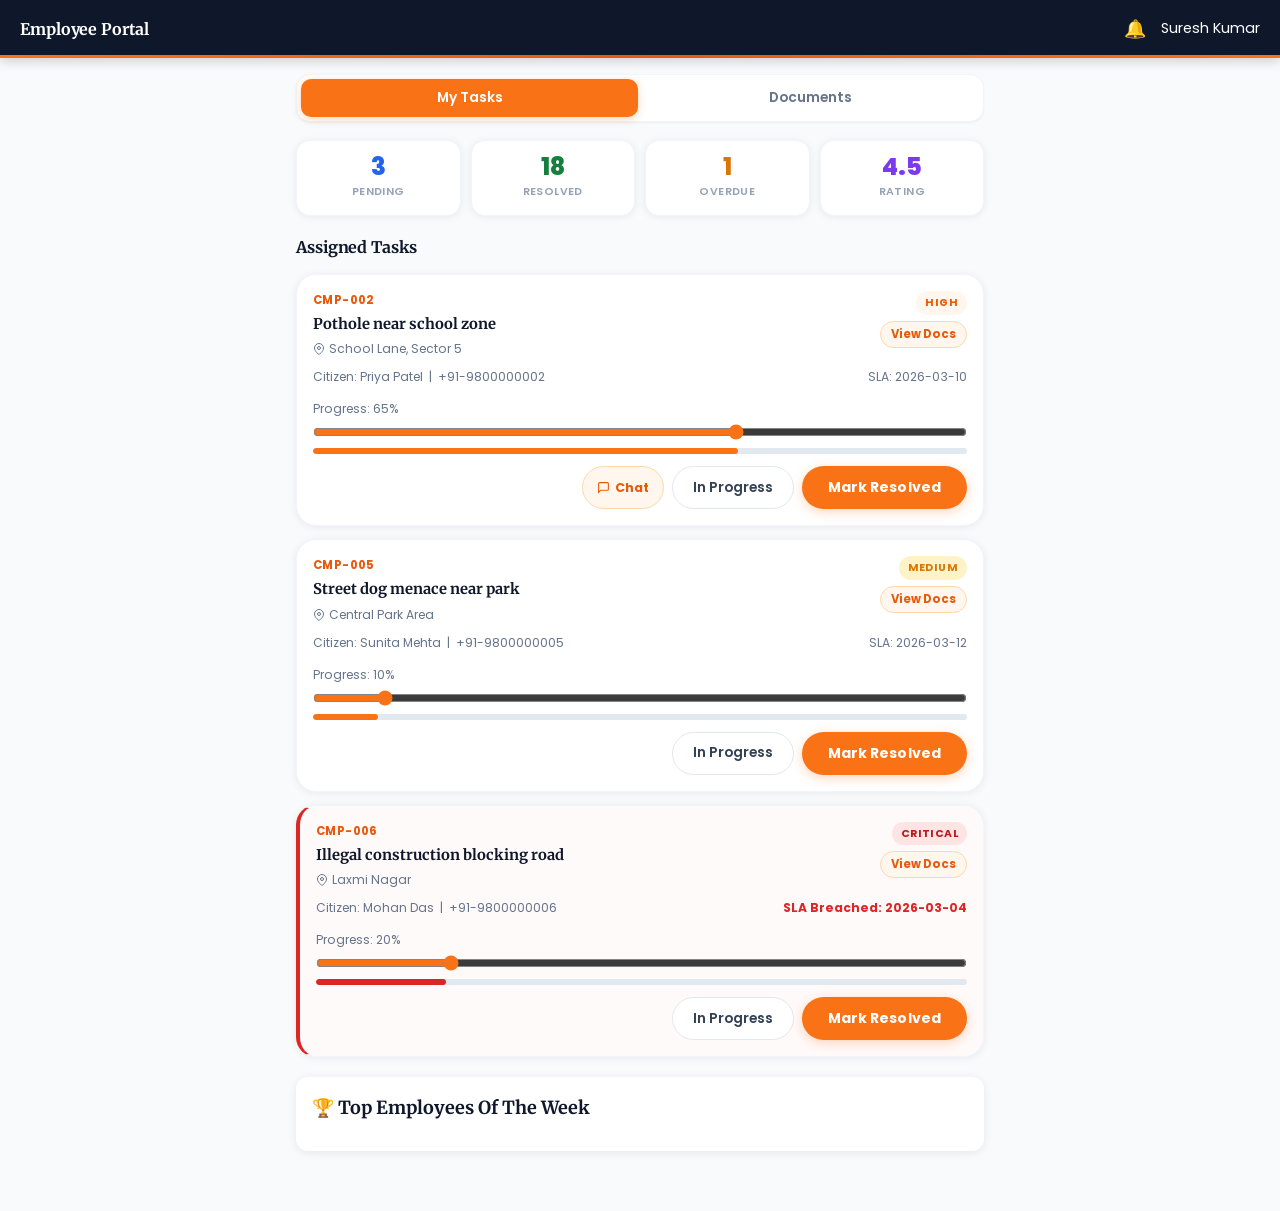
<file: employee.html>
<!DOCTYPE html>
<html lang="en">
<head>
  <meta charset="UTF-8" />
  <meta name="viewport" content="width=device-width, initial-scale=1.0"/>
  <title>Employee Portal - Smart CRM</title>
  <link rel="preconnect" href="https://fonts.googleapis.com"/>
  <link rel="preconnect" href="https://fonts.gstatic.com" crossorigin/>
  <link href="https://fonts.googleapis.com/css2?family=Merriweather:wght@400;700;900&family=Poppins:wght@400;500;600;700;800&display=swap" rel="stylesheet"/>
  <link rel="stylesheet" href="css/style.css" />
  <link rel="stylesheet" href="css/employee.css" />
</head>
<body>

  <!-- ── Header ─────────────────────────────────────── -->
  <header class="page-header">
    <h2>Employee Portal</h2>
    <div class="header-right">

  <div class="notif-bell" onclick="toggleNotifPanel()" id="notifBell">
    🔔
    <span class="notif-dot" id="notifDot"></span>
  </div>

  <div class="user-info" onclick="toggleProfileMenu()">
    <span id="employeeName">Suresh Kumar</span>
  </div>

<div id="profileMenu" class="profile-menu">

  <div class="profile-header">
    <div class="avatar">S</div>
    <div>
      <p id="profileName">Suresh Kumar</p>
      <p id="profileDept">Development</p>
    </div>
  </div>

  <div class="profile-bottom">
    <span>⭐ <p id="profileRating">4.5</p></span>
    <span><p id="profileResolved">18</p> Resolved</span>
    <span><p id="profilePending">3</p> Pending</span>
  </div>

</div>

</div>
  </header>

  <!-- 👤 Employee Profile -->
<div class="profile-container" id="profileSection" style="display:none;">

  <div class="profile-card">
    <div class="profile-avatar" id="profileAvatar">S</div>
    <h2 id="profileName">Suresh Kumar</h2>
    <p id="profileDept">Development</p>

    <div class="profile-stats">
      <div>
        <h3 id="totalTasks">21</h3>
        <p>Total</p>
      </div>
      <div>
        <h3 id="resolvedTasks">18</h3>
        <p>Resolved</p>
      </div>
      <div>
        <h3 id="pendingTasks">3</h3>
        <p>Pending</p>
      </div>
    </div>

    <div class="profile-rating">
      ⭐ <span id="profileRating">4.5</span>
    </div>

    <div class="profile-badge" id="profileBadge">
      🥉 Performer
    </div>

  </div>

</div>

  <!-- ── Incoming Assignment Notification Panel ──────── -->
  <div id="notifPanel" class="notif-panel" style="display:none;">
    <div class="notif-panel-header">
      <span class="notif-panel-title">Incoming Assignments</span>
      <button onclick="toggleNotifPanel()" class="notif-close">X</button>
    </div>
    <div id="notifList">
      <!-- Populated by JS -->
    </div>
    <div id="notifEmpty" class="notif-empty" style="display:none;">
      No new assignments at the moment.
    </div>
  </div>
  <div id="notifOverlay" class="notif-overlay" onclick="toggleNotifPanel()" style="display:none;"></div>

  <!-- ── Main Content ────────────────────────────────── -->
  <main class="employee-main">

    <!-- Tabs -->
    <div class="emp-tabs">
      <button class="emp-tab active" onclick="switchTab('tasks', this)">My Tasks</button>
      <button class="emp-tab" onclick="switchTab('documents', this)">Documents</button>
     
    </div>

    <!-- Stats Row -->
    <div class="emp-stats-row">
      <div class="emp-stat-box">
        <div class="stat-num blue" id="pendingCount">3</div>
        <div class="stat-label">Pending</div>
      </div>
      <div class="emp-stat-box">
        <div class="stat-num green" id="resolvedCount">18</div>
        <div class="stat-label">Resolved</div>
      </div>
      <div class="emp-stat-box">
        <div class="stat-num orange" id="overdueCount">1</div>
        <div class="stat-label">Overdue</div>
      </div>
      <div class="emp-stat-box">
        <div class="stat-num purple" id="ratingDisplay">4.5</div>
        <div class="stat-label">Rating</div>
      </div>
    </div>

    <!-- ── TASKS TAB ─────────────────────────────────── -->
    <div id="tab-tasks">
      <h3 class="section-title" style="text-align:left; margin-bottom:14px;">Assigned Tasks</h3>
      <div id="taskList">

        <div class="task-card" id="task-CMP002">
          <div class="task-top">
            <div>
              <div class="task-id">CMP-002</div>
              <div class="task-title">Pothole near school zone</div>
              <div class="task-location">
                <svg viewBox="0 0 24 24" fill="none" stroke="currentColor" stroke-width="2" width="12" height="12"><path d="M21 10c0 7-9 13-9 13S3 17 3 10a9 9 0 0 1 18 0z"/><circle cx="12" cy="10" r="3"/></svg>
                School Lane, Sector 5
              </div>
            </div>
            <div class="task-top-right">
              <span class="badge badge-high">High</span>
              <button class="doc-btn" onclick="openDocViewer('CMP002')">View Docs</button>
            </div>
          </div>
          <div class="task-meta">
            <span>Citizen: Priya Patel &nbsp;|&nbsp; +91-9800000002</span>
            <span>SLA: 2026-03-10</span>
          </div>
          <div class="progress-wrap">
            <div class="progress-label">Progress: <span id="prog-CMP002">65</span>%</div>
            <input type="range" class="progress-slider" min="0" max="100" value="65" oninput="updateProgress('CMP002', this.value)" />
            <div class="progress-bar-visual">
              <div class="progress-bar-fill" id="bar-CMP002" style="width:65%;"></div>
            </div>
          </div>
          <div class="task-actions">
            <a href="chat-employee.html?cmp=CMP-002" class="btn-chat">
              <svg viewBox="0 0 24 24" fill="none" stroke="currentColor" stroke-width="2" width="13" height="13"><path d="M21 15a2 2 0 0 1-2 2H7l-4 4V5a2 2 0 0 1 2-2h14a2 2 0 0 1 2 2z"/></svg>
              Chat
            </a>
            <button class="btn-secondary" onclick="updateStatus('CMP002','in-progress')">In Progress</button>
            <button class="btn-primary" onclick="updateStatus('CMP002','resolved')">Mark Resolved</button>
          </div>
        </div>

        <div class="task-card" id="task-CMP005">
          <div class="task-top">
            <div>
              <div class="task-id">CMP-005</div>
              <div class="task-title">Street dog menace near park</div>
              <div class="task-location">
                <svg viewBox="0 0 24 24" fill="none" stroke="currentColor" stroke-width="2" width="12" height="12"><path d="M21 10c0 7-9 13-9 13S3 17 3 10a9 9 0 0 1 18 0z"/><circle cx="12" cy="10" r="3"/></svg>
                Central Park Area
              </div>
            </div>
            <div class="task-top-right">
              <span class="badge badge-medium">Medium</span>
              <button class="doc-btn" onclick="openDocViewer('CMP005')">View Docs</button>
            </div>
          </div>
          <div class="task-meta">
            <span>Citizen: Sunita Mehta &nbsp;|&nbsp; +91-9800000005</span>
            <span>SLA: 2026-03-12</span>
          </div>
          <div class="progress-wrap">
            <div class="progress-label">Progress: <span id="prog-CMP005">10</span>%</div>
            <input type="range" class="progress-slider" min="0" max="100" value="10" oninput="updateProgress('CMP005', this.value)" />
            <div class="progress-bar-visual">
              <div class="progress-bar-fill" id="bar-CMP005" style="width:10%;"></div>
            </div>
          </div>
          <div class="task-actions">
            <button class="btn-secondary" onclick="updateStatus('CMP005','in-progress')">In Progress</button>
            <button class="btn-primary" onclick="updateStatus('CMP005','resolved')">Mark Resolved</button>
          </div>
        </div>

        <div class="task-card overdue" id="task-CMP006">
          <div class="task-top">
            <div>
              <div class="task-id">CMP-006</div>
              <div class="task-title">Illegal construction blocking road</div>
              <div class="task-location">
                <svg viewBox="0 0 24 24" fill="none" stroke="currentColor" stroke-width="2" width="12" height="12"><path d="M21 10c0 7-9 13-9 13S3 17 3 10a9 9 0 0 1 18 0z"/><circle cx="12" cy="10" r="3"/></svg>
                Laxmi Nagar
              </div>
            </div>
            <div class="task-top-right">
              <span class="badge badge-critical">Critical</span>
              <button class="doc-btn" onclick="openDocViewer('CMP006')">View Docs</button>
            </div>
          </div>
          <div class="task-meta">
            <span>Citizen: Mohan Das &nbsp;|&nbsp; +91-9800000006</span>
            <span class="overdue-text">SLA Breached: 2026-03-04</span>
          </div>
          <div class="progress-wrap">
            <div class="progress-label">Progress: <span id="prog-CMP006">20</span>%</div>
            <input type="range" class="progress-slider" min="0" max="100" value="20" oninput="updateProgress('CMP006', this.value)" />
            <div class="progress-bar-visual">
              <div class="progress-bar-fill" id="bar-CMP006" style="width:20%; background:#dc2626;"></div>
            </div>
          </div>
          <div class="task-actions">
            <button class="btn-secondary" onclick="updateStatus('CMP006','in-progress')">In Progress</button>
            <button class="btn-primary" onclick="updateStatus('CMP006','resolved')">Mark Resolved</button>
          </div>
        </div>

      </div>
    </div>

  
  <!-- 🏆 Leaderboard -->
<div class="leaderboard-container">

  <h2 class="leaderboard-title">🏆 Top Employees Of The Week</h2>

  <div id="leaderboardList" class="leaderboard-list"></div>

</div>

    <!-- ── DOCUMENTS TAB ──────────────────────────────── -->
    <div id="tab-documents" style="display:none;">
      <h3 class="section-title" style="text-align:left; margin-bottom:14px;">Citizen Submitted Documents</h3>
      <p class="doc-tab-hint">Select a complaint from your task list and click "View Docs" to open its documents here, or browse all below.</p>

      <div class="doc-filter-row">
        <input type="text" class="search-bar" id="docSearch" placeholder="Search by complaint ID or citizen name..." oninput="filterDocs()" />
      </div>

      <div id="docList">
        <!-- CMP-002 -->
        <div class="doc-group" data-id="CMP002" data-name="Priya Patel">
          <div class="doc-group-header" onclick="toggleDocGroup('CMP002')">
            <div>
              <span class="doc-group-id">CMP-002</span>
              <span class="doc-group-name">Priya Patel — Pothole near school zone</span>
            </div>
            <span class="doc-group-arrow" id="arrow-CMP002">&#9660;</span>
          </div>
          <div class="doc-group-body" id="docbody-CMP002">
            <div class="doc-item">
              <div class="doc-icon photo">
                <svg viewBox="0 0 24 24" fill="none" stroke="currentColor" stroke-width="2"><rect x="3" y="3" width="18" height="18" rx="2"/><circle cx="8.5" cy="8.5" r="1.5"/><polyline points="21,15 16,10 5,21"/></svg>
              </div>
              <div class="doc-info">
                <div class="doc-name">Site Photo</div>
                <div class="doc-meta">Uploaded by citizen &nbsp;|&nbsp; JPG &nbsp;|&nbsp; 2026-03-04</div>
              </div>
              <button class="doc-view-btn" onclick="previewDoc('photo', 'Pothole Site Photo - CMP002')">View</button>
            </div>
            <div class="doc-item">
              <div class="doc-icon pdf">
                <svg viewBox="0 0 24 24" fill="none" stroke="currentColor" stroke-width="2"><path d="M14 2H6a2 2 0 0 0-2 2v16a2 2 0 0 0 2 2h12a2 2 0 0 0 2-2V8z"/><polyline points="14,2 14,8 20,8"/></svg>
              </div>
              <div class="doc-info">
                <div class="doc-name">Complaint Form</div>
                <div class="doc-meta">System generated &nbsp;|&nbsp; PDF &nbsp;|&nbsp; 2026-03-04</div>
              </div>
              <button class="doc-view-btn" onclick="previewDoc('pdf', 'Complaint Form CMP-002')">View</button>
            </div>
          </div>
        </div>

        <!-- CMP-005 -->
        <div class="doc-group" data-id="CMP005" data-name="Sunita Mehta">
          <div class="doc-group-header" onclick="toggleDocGroup('CMP005')">
            <div>
              <span class="doc-group-id">CMP-005</span>
              <span class="doc-group-name">Sunita Mehta — Street dog menace near park</span>
            </div>
            <span class="doc-group-arrow" id="arrow-CMP005">&#9660;</span>
          </div>
          <div class="doc-group-body" id="docbody-CMP005">
            <div class="doc-item">
              <div class="doc-icon photo">
                <svg viewBox="0 0 24 24" fill="none" stroke="currentColor" stroke-width="2"><rect x="3" y="3" width="18" height="18" rx="2"/><circle cx="8.5" cy="8.5" r="1.5"/><polyline points="21,15 16,10 5,21"/></svg>
              </div>
              <div class="doc-info">
                <div class="doc-name">Photo Evidence</div>
                <div class="doc-meta">Uploaded by citizen &nbsp;|&nbsp; JPG &nbsp;|&nbsp; 2026-03-07</div>
              </div>
              <button class="doc-view-btn" onclick="previewDoc('photo', 'Dog Menace Photo - CMP005')">View</button>
            </div>
            <div class="doc-item">
              <div class="doc-icon pdf">
                <svg viewBox="0 0 24 24" fill="none" stroke="currentColor" stroke-width="2"><path d="M14 2H6a2 2 0 0 0-2 2v16a2 2 0 0 0 2 2h12a2 2 0 0 0 2-2V8z"/><polyline points="14,2 14,8 20,8"/></svg>
              </div>
              <div class="doc-info">
                <div class="doc-name">Complaint Form</div>
                <div class="doc-meta">System generated &nbsp;|&nbsp; PDF &nbsp;|&nbsp; 2026-03-07</div>
              </div>
              <button class="doc-view-btn" onclick="previewDoc('pdf', 'Complaint Form CMP-005')">View</button>
            </div>
          </div>
        </div>

        <!-- CMP-006 -->
        <div class="doc-group" data-id="CMP006" data-name="Mohan Das">
          <div class="doc-group-header" onclick="toggleDocGroup('CMP006')">
            <div>
              <span class="doc-group-id">CMP-006</span>
              <span class="doc-group-name">Mohan Das — Illegal construction blocking road</span>
            </div>
            <span class="doc-group-arrow" id="arrow-CMP006">&#9660;</span>
          </div>
          <div class="doc-group-body" id="docbody-CMP006">
            <div class="doc-item">
              <div class="doc-icon photo">
                <svg viewBox="0 0 24 24" fill="none" stroke="currentColor" stroke-width="2"><rect x="3" y="3" width="18" height="18" rx="2"/><circle cx="8.5" cy="8.5" r="1.5"/><polyline points="21,15 16,10 5,21"/></svg>
              </div>
              <div class="doc-info">
                <div class="doc-name">Site Photo 1</div>
                <div class="doc-meta">Uploaded by citizen &nbsp;|&nbsp; JPG &nbsp;|&nbsp; 2026-03-02</div>
              </div>
              <button class="doc-view-btn" onclick="previewDoc('photo', 'Construction Site Photo 1 - CMP006')">View</button>
            </div>
            <div class="doc-item">
              <div class="doc-icon photo">
                <svg viewBox="0 0 24 24" fill="none" stroke="currentColor" stroke-width="2"><rect x="3" y="3" width="18" height="18" rx="2"/><circle cx="8.5" cy="8.5" r="1.5"/><polyline points="21,15 16,10 5,21"/></svg>
              </div>
              <div class="doc-info">
                <div class="doc-name">Site Photo 2</div>
                <div class="doc-meta">Uploaded by citizen &nbsp;|&nbsp; JPG &nbsp;|&nbsp; 2026-03-02</div>
              </div>
              <button class="doc-view-btn" onclick="previewDoc('photo', 'Construction Site Photo 2 - CMP006')">View</button>
            </div>
            <div class="doc-item">
              <div class="doc-icon pdf">
                <svg viewBox="0 0 24 24" fill="none" stroke="currentColor" stroke-width="2"><path d="M14 2H6a2 2 0 0 0-2 2v16a2 2 0 0 0 2 2h12a2 2 0 0 0 2-2V8z"/><polyline points="14,2 14,8 20,8"/></svg>
              </div>
              <div class="doc-info">
                <div class="doc-name">Complaint Form</div>
                <div class="doc-meta">System generated &nbsp;|&nbsp; PDF &nbsp;|&nbsp; 2026-03-02</div>
              </div>
              <button class="doc-view-btn" onclick="previewDoc('pdf', 'Complaint Form CMP-006')">View</button>
            </div>
            <div class="doc-item">
              <div class="doc-icon cert">
                <svg viewBox="0 0 24 24" fill="none" stroke="currentColor" stroke-width="2"><circle cx="12" cy="8" r="6"/><path d="M15.477 12.89L17 22l-5-3-5 3 1.523-9.11"/></svg>
              </div>
              <div class="doc-info">
                <div class="doc-name">Legal Notice Copy</div>
                <div class="doc-meta">Submitted by citizen &nbsp;|&nbsp; PDF &nbsp;|&nbsp; 2026-03-02</div>
              </div>
              <button class="doc-view-btn" onclick="previewDoc('pdf', 'Legal Notice - CMP-006')">View</button>
            </div>
          </div>
        </div>

      </div>
    </div>

  </main>

  <!-- ── New Assignment Notification Card (Uber-style) ── -->
  <div id="assignmentToast" class="assignment-toast" style="display:none;">
    <div class="toast-header">
      <span class="toast-badge">New Assignment</span>
      <span class="toast-timer" id="toastTimer">30s</span>
    </div>
    <div class="toast-id" id="toastId"></div>
    <div class="toast-title" id="toastTitle"></div>
    <div class="toast-location" id="toastLocation"></div>
    <div class="toast-meta-row">
      <span class="toast-priority" id="toastPriority"></span>
      <span class="toast-dist" id="toastDist"></span>
    </div>
    <div class="toast-actions">
      <button class="toast-reject" onclick="rejectAssignment()">Decline</button>
      <button class="toast-accept" onclick="acceptAssignment()">Accept</button>
    </div>
  </div>

  <!-- ── Document Preview Modal ──────────────────────── -->
  <div id="docPreviewModal" class="modal-overlay" style="display:none;">
    <div class="modal-box doc-preview-box">
      <button class="modal-close" onclick="closeDocPreview()"><svg width="14" height="14" viewBox="0 0 24 24" fill="none" stroke="currentColor" stroke-width="2.5"><line x1="18" y1="6" x2="6" y2="18"/><line x1="6" y1="6" x2="18" y2="18"/></svg></button>
      <h3 id="docPreviewTitle" style="margin-bottom:16px; color:var(--navy);"></h3>
      <div id="docPreviewContent"></div>
    </div>
  </div>

  <!-- Proof Submission Modal -->
  <div id="proofModal" class="modal-overlay" style="display:none;">
    <div class="modal-box">
      <div class="modal-handle"></div>
      <button class="modal-close" onclick="closeProofModal()"><svg width="14" height="14" viewBox="0 0 24 24" fill="none" stroke="currentColor" stroke-width="2.5"><line x1="18" y1="6" x2="6" y2="18"/><line x1="6" y1="6" x2="18" y2="18"/></svg></button>
      <h3 style="margin-bottom:16px;">Submit Completion Proof</h3>

      <form id="proofForm">
        <input type="hidden" id="proofCmpId"/>
        <div class="form-group">
          <label>Completion Note *</label>
          <textarea id="proofNote" rows="4" placeholder="Describe exactly what was done. E.g. Pothole filled with bitumen, road smoothed and levelled. Work completed at 3pm on 21 March." required></textarea>
        </div>
        <div class="form-group">
          <label>After-Work Photo (strongly recommended)</label>
          <input type="file" id="proofFile" accept="image/*"/>
          <div style="font-size:.72rem;color:var(--text-muted);margin-top:4px;"><svg width="13" height="13" viewBox="0 0 24 24" fill="none" stroke="currentColor" stroke-width="2" style="vertical-align:middle;margin-right:4px;"><path d="M23 19a2 2 0 0 1-2 2H3a2 2 0 0 1-2-2V8a2 2 0 0 1 2-2h4l2-3h6l2 3h4a2 2 0 0 1 2 2z"/><circle cx="12" cy="13" r="4"/></svg>A photo increases AI verification confidence significantly.</div>
        </div>
        <div style="background:var(--saffron-soft);border:1px solid var(--saffron-muted);border-radius:var(--r-sm);padding:11px 13px;margin-bottom:14px;font-size:.8rem;color:var(--saffron-dark);font-weight:600;">
          <svg width="13" height="13" viewBox="0 0 24 24" fill="none" stroke="currentColor" stroke-width="2" style="vertical-align:middle;margin-right:5px;"><rect x="4" y="4" width="16" height="16" rx="2"/><rect x="9" y="9" width="6" height="6"/><line x1="9" y1="2" x2="9" y2="4"/><line x1="15" y1="2" x2="15" y2="4"/><line x1="9" y1="20" x2="9" y2="22"/><line x1="15" y1="20" x2="15" y2="22"/><line x1="20" y1="9" x2="22" y2="9"/><line x1="20" y1="14" x2="22" y2="14"/><line x1="2" y1="9" x2="4" y2="9"/><line x1="2" y1="14" x2="4" y2="14"/></svg>After submission, the AI module will automatically verify your proof and update the complaint status.
        </div>
        <button type="submit" class="btn-primary full-width">Submit Proof for AI Verification</button>
      </form>

      <div id="proofResult" style="display:none;"></div>
    </div>
  </div>

  <script src="js/realtime.js"></script>
  <script src="js/employee.js"></script>
</body>
</html>
</file>
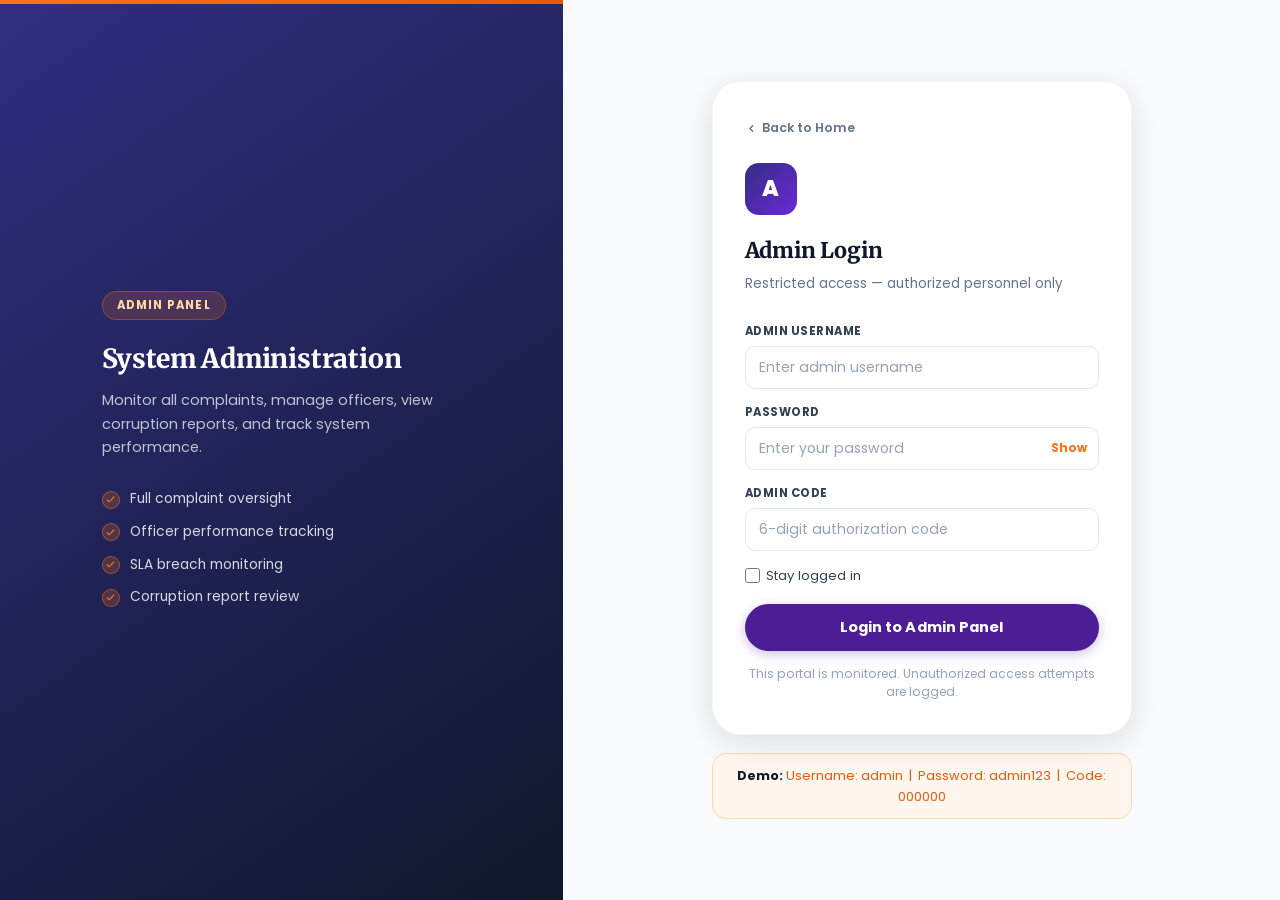
<file: login-admin.html>
<!DOCTYPE html>
<html lang="en">
<head>
  <meta charset="UTF-8" />
  <meta name="viewport" content="width=device-width, initial-scale=1.0"/>
  <title>Admin Login - Smart CRM</title>
  <link rel="preconnect" href="https://fonts.googleapis.com"/>
  <link rel="preconnect" href="https://fonts.gstatic.com" crossorigin/>
  <link href="https://fonts.googleapis.com/css2?family=Merriweather:wght@400;700;900&family=Poppins:wght@400;500;600;700;800&display=swap" rel="stylesheet"/>
  <link rel="stylesheet" href="css/style.css" />
  <link rel="stylesheet" href="css/login.css" />
</head>
<body>
  <div class="login-wrapper">

    <div class="login-left admin-bg">
      <div class="login-left-content">
        <div class="portal-tag">Admin Panel</div>
        <h1>System Administration</h1>
        <p>Monitor all complaints, manage officers, view corruption reports, and track system performance.</p>
        <ul class="feature-list">
          <li>Full complaint oversight</li>
          <li>Officer performance tracking</li>
          <li>SLA breach monitoring</li>
          <li>Corruption report review</li>
        </ul>
      </div>
    </div>

    <div class="login-right">
      <div class="login-box">
        <a href="index.html" class="back-link"><svg width="13" height="13" viewBox="0 0 24 24" fill="none" stroke="currentColor" stroke-width="2.5" style="vertical-align:middle;"><polyline points="15,18 9,12 15,6"/></svg> Back to Home</a>

        <div class="login-logo admin">A</div>
        <h2 class="login-title">Admin Login</h2>
        <p class="login-sub">Restricted access — authorized personnel only</p>

        <div class="form-group">
          <label>Admin Username</label>
          <input type="text" id="adminUser" placeholder="Enter admin username" />
        </div>
        <div class="form-group">
          <label>Password</label>
          <div class="password-wrap">
            <input type="password" id="adminPassword" placeholder="Enter your password" />
            <button class="toggle-pw" onclick="togglePassword('adminPassword', this)">Show</button>
          </div>
        </div>
        <div class="form-group">
          <label>Admin Code</label>
          <input type="text" id="adminCode" placeholder="6-digit authorization code" maxlength="6" />
        </div>
        <div class="form-row">
          <label class="checkbox-label">
            <input type="checkbox" id="rememberAdmin" /> Stay logged in
          </label>
        </div>
        <button class="btn-login admin-btn" onclick="loginAdmin()">Login to Admin Panel</button>

        <div class="security-note">
          This portal is monitored. Unauthorized access attempts are logged.
        </div>

        <div id="errorMsg" class="error-msg" style="display:none;"></div>
      </div>

      <div class="demo-hint">
        <strong>Demo:</strong> Username: admin &nbsp;|&nbsp; Password: admin123 &nbsp;|&nbsp; Code: 000000
      </div>
    </div>

  </div>

  <script src="js/login.js"></script>
  <script>
    function loginAdmin() {
      const user     = document.getElementById("adminUser").value.trim();
      const password = document.getElementById("adminPassword").value.trim();
      const code     = document.getElementById("adminCode").value.trim();

      if (!user || !password || !code) {
        showError("All fields are required.");
        return;
      }
      if (code.length !== 6) {
        showError("Admin code must be 6 digits.");
        return;
      }

      if (user === "admin" && password === "admin123" && code === "000000") {
        sessionStorage.setItem("crm_user", JSON.stringify({ role: "admin", name: "Admin", username: user }));
        window.location.href = "admin.html";
      } else {
        showError("Invalid credentials. Demo: admin / admin123 / 000000");
      }
    }
  </script>
</body>
</html>
</file>
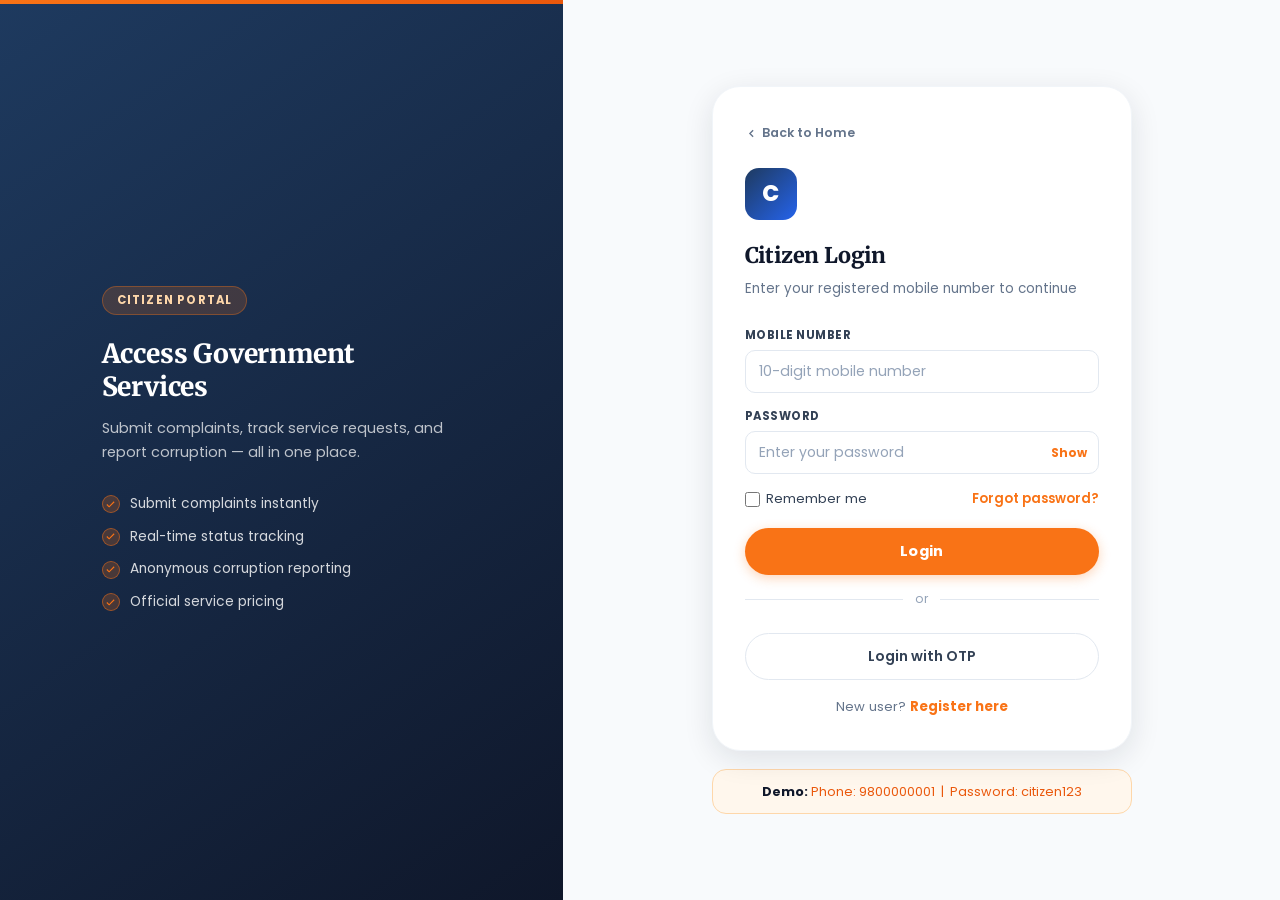
<file: login-citizen.html>
<!DOCTYPE html>
<html lang="en">
<head>
  <meta charset="UTF-8" />
  <meta name="viewport" content="width=device-width, initial-scale=1.0"/>
  <title>Citizen Login - Smart CRM</title>
  <link rel="preconnect" href="https://fonts.googleapis.com"/>
  <link rel="preconnect" href="https://fonts.gstatic.com" crossorigin/>
  <link href="https://fonts.googleapis.com/css2?family=Merriweather:wght@400;700;900&family=Poppins:wght@400;500;600;700;800&display=swap" rel="stylesheet"/>
  <link rel="stylesheet" href="css/style.css" />
  <link rel="stylesheet" href="css/login.css" />
</head>
<body>
  <div class="login-wrapper">

    <div class="login-left citizen-bg">
      <div class="login-left-content">
        <div class="portal-tag">Citizen Portal</div>
        <h1>Access Government Services</h1>
        <p>Submit complaints, track service requests, and report corruption — all in one place.</p>
        <ul class="feature-list">
          <li>Submit complaints instantly</li>
          <li>Real-time status tracking</li>
          <li>Anonymous corruption reporting</li>
          <li>Official service pricing</li>
        </ul>
      </div>
    </div>

    <div class="login-right">
      <div class="login-box">
        <a href="index.html" class="back-link"><svg width="13" height="13" viewBox="0 0 24 24" fill="none" stroke="currentColor" stroke-width="2.5" style="vertical-align:middle;"><polyline points="15,18 9,12 15,6"/></svg> Back to Home</a>

        <div class="login-logo citizen">C</div>
        <h2 class="login-title">Citizen Login</h2>
        <p class="login-sub">Enter your registered mobile number to continue</p>

        <div id="loginForm">
          <div class="form-group">
            <label>Mobile Number</label>
            <input type="tel" id="phoneInput" placeholder="10-digit mobile number" maxlength="10" />
          </div>
          <div class="form-group">
            <label>Password</label>
            <div class="password-wrap">
              <input type="password" id="passwordInput" placeholder="Enter your password" />
              <button class="toggle-pw" onclick="togglePassword('passwordInput', this)">Show</button>
            </div>
          </div>
          <div class="form-row">
            <label class="checkbox-label">
              <input type="checkbox" id="rememberMe" /> Remember me
            </label>
            <a href="#" class="forgot-link">Forgot password?</a>
          </div>
          <button class="btn-login citizen-btn" onclick="loginCitizen()">Login</button>
          <div class="divider"><span>or</span></div>
          <button class="btn-otp" onclick="sendOTP()">Login with OTP</button>
          <p class="register-link">New user? <a href="register.html">Register here</a></p>
        </div>

        <div id="otpForm" style="display:none;">
          <p class="otp-info">OTP sent to <strong id="otpPhone"></strong></p>
          <div class="otp-inputs">
            <input type="text" class="otp-box" maxlength="1" oninput="otpNext(this, 0)" />
            <input type="text" class="otp-box" maxlength="1" oninput="otpNext(this, 1)" />
            <input type="text" class="otp-box" maxlength="1" oninput="otpNext(this, 2)" />
            <input type="text" class="otp-box" maxlength="1" oninput="otpNext(this, 3)" />
            <input type="text" class="otp-box" maxlength="1" oninput="otpNext(this, 4)" />
            <input type="text" class="otp-box" maxlength="1" oninput="otpNext(this, 5)" />
          </div>
          <button class="btn-login citizen-btn" onclick="verifyOTP()">Verify OTP</button>
          <button class="btn-back" onclick="backToLogin()">Back</button>
        </div>

        <div id="errorMsg" class="error-msg" style="display:none;"></div>
      </div>

      <!-- Demo credentials hint -->
      <div class="demo-hint">
        <strong>Demo:</strong> Phone: 9800000001 &nbsp;|&nbsp; Password: citizen123
      </div>
    </div>

  </div>

  <script src="js/login.js"></script>
  <script>
    function loginCitizen() {
      const phone    = document.getElementById("phoneInput").value.trim();
      const password = document.getElementById("passwordInput").value.trim();

      if (!phone || phone.length !== 10) {
        showError("Please enter a valid 10-digit mobile number.");
        return;
      }
      if (!password) {
        showError("Please enter your password.");
        return;
      }

      // Demo validation
      if (phone === "9800000001" && password === "citizen123") {
        // FIX: Store complete user object including phone for activity page
        sessionStorage.setItem("crm_user", JSON.stringify({ role: "citizen", name: "Rahul Sharma", phone }));
        sessionStorage.setItem("citizen_phone", phone);
        window.location.href = "citizen.html";
      } else {
        showError("Invalid credentials. Use demo: 9800000001 / citizen123");
      }
    }

    function sendOTP() {
      const phone = document.getElementById("phoneInput").value.trim();
      if (!phone || phone.length !== 10) {
        showError("Enter a valid 10-digit number to receive OTP.");
        return;
      }
      document.getElementById("loginForm").style.display = "none";
      document.getElementById("otpForm").style.display   = "block";
      document.getElementById("otpPhone").textContent    = "+91 " + phone;
      clearError();
    }

    function verifyOTP() {
      const boxes = document.querySelectorAll(".otp-box");
      const otp   = Array.from(boxes).map(b => b.value).join("");
      if (otp === "123456") {
        const phone = document.getElementById("phoneInput").value.trim();
        sessionStorage.setItem("crm_user", JSON.stringify({ role: "citizen", name: "Citizen User", phone }));
        sessionStorage.setItem("citizen_phone", phone);
        window.location.href = "citizen.html";
      } else {
        showError("Invalid OTP. Demo OTP is 123456.");
      }
    }

    function backToLogin() {
      document.getElementById("loginForm").style.display = "block";
      document.getElementById("otpForm").style.display   = "none";
    }
  </script>
</body>
</html>
</file>
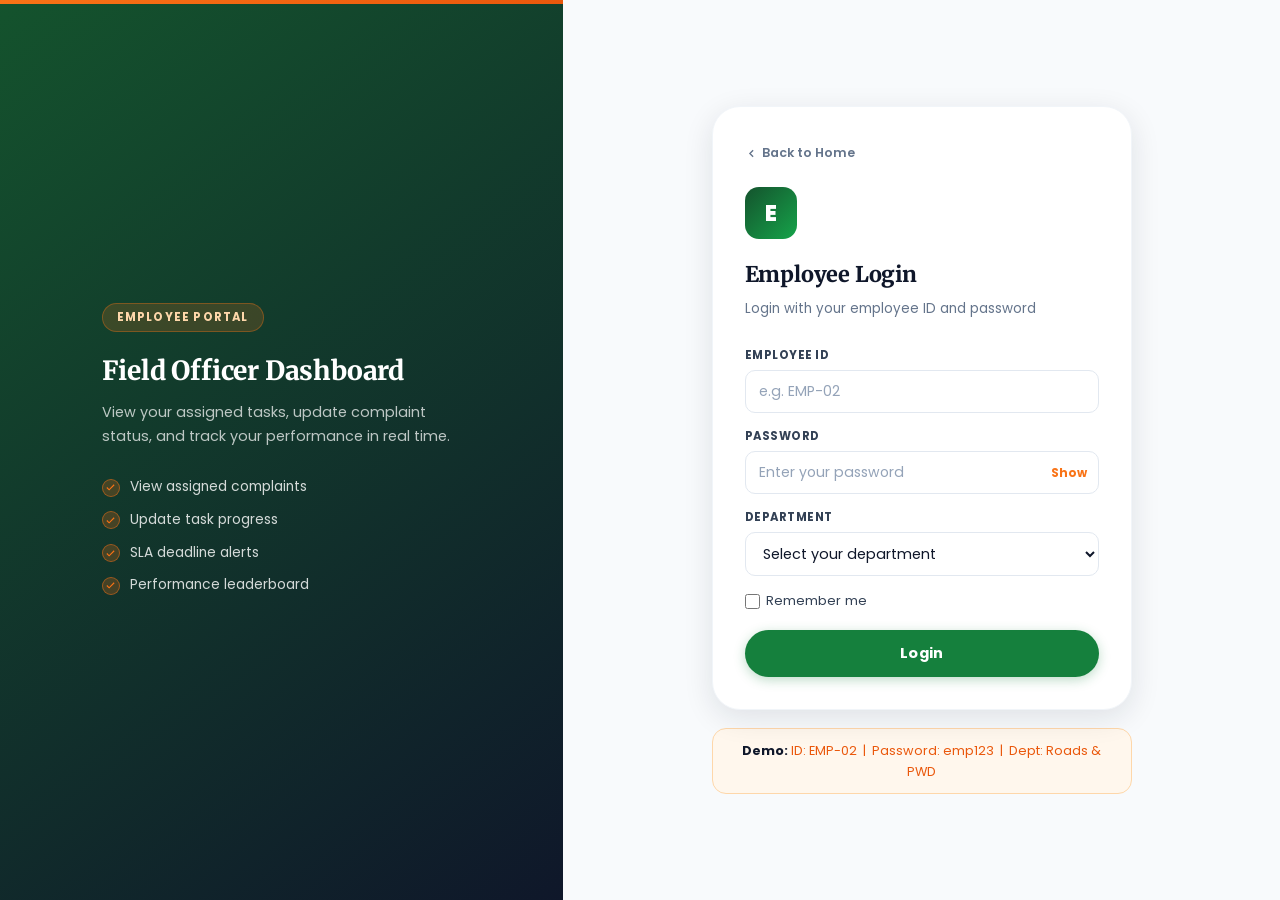
<file: login-employee.html>
<!DOCTYPE html>
<html lang="en">
<head>
  <meta charset="UTF-8" />
  <meta name="viewport" content="width=device-width, initial-scale=1.0"/>
  <title>Employee Login - Smart CRM</title>
  <link rel="preconnect" href="https://fonts.googleapis.com"/>
  <link rel="preconnect" href="https://fonts.gstatic.com" crossorigin/>
  <link href="https://fonts.googleapis.com/css2?family=Merriweather:wght@400;700;900&family=Poppins:wght@400;500;600;700;800&display=swap" rel="stylesheet"/>
  <link rel="stylesheet" href="css/style.css" />
  <link rel="stylesheet" href="css/login.css" />
</head>
<body>
  <div class="login-wrapper">

    <div class="login-left employee-bg">
      <div class="login-left-content">
        <div class="portal-tag">Employee Portal</div>
        <h1>Field Officer Dashboard</h1>
        <p>View your assigned tasks, update complaint status, and track your performance in real time.</p>
        <ul class="feature-list">
          <li>View assigned complaints</li>
          <li>Update task progress</li>
          <li>SLA deadline alerts</li>
          <li>Performance leaderboard</li>
        </ul>
      </div>
    </div>

    <div class="login-right">
      <div class="login-box">
        <a href="index.html" class="back-link"><svg width="13" height="13" viewBox="0 0 24 24" fill="none" stroke="currentColor" stroke-width="2.5" style="vertical-align:middle;"><polyline points="15,18 9,12 15,6"/></svg> Back to Home</a>

        <div class="login-logo employee">E</div>
        <h2 class="login-title">Employee Login</h2>
        <p class="login-sub">Login with your employee ID and password</p>

        <div class="form-group">
          <label>Employee ID</label>
          <input type="text" id="empIdInput" placeholder="e.g. EMP-02" />
        </div>
        <div class="form-group">
          <label>Password</label>
          <div class="password-wrap">
            <input type="password" id="empPasswordInput" placeholder="Enter your password" />
            <button class="toggle-pw" onclick="togglePassword('empPasswordInput', this)">Show</button>
          </div>
        </div>
        <div class="form-group">
          <label>Department</label>
          <select id="empDeptInput">
            <option value="">Select your department</option>
            <option>Infrastructure</option>
            <option>Roads &amp; PWD</option>
            <option>Sanitation</option>
            <option>Water Supply</option>
            <option>Animal Control</option>
            <option>Enforcement</option>
          </select>
        </div>
        <div class="form-row">
          <label class="checkbox-label">
            <input type="checkbox" id="rememberEmp" /> Remember me
          </label>
        </div>
        <button class="btn-login employee-btn" onclick="loginEmployee()">Login</button>

        <div id="errorMsg" class="error-msg" style="display:none;"></div>
      </div>

      <div class="demo-hint">
        <strong>Demo:</strong> ID: EMP-02 &nbsp;|&nbsp; Password: emp123 &nbsp;|&nbsp; Dept: Roads &amp; PWD
      </div>
    </div>

  </div>

  <script src="js/login.js"></script>
  <script>
    function loginEmployee() {
      const empId    = document.getElementById("empIdInput").value.trim();
      const password = document.getElementById("empPasswordInput").value.trim();
      const dept     = document.getElementById("empDeptInput").value;

      if (!empId) { showError("Please enter your Employee ID."); return; }
      if (!password) { showError("Please enter your password."); return; }
      if (!dept) { showError("Please select your department."); return; }

      const validEmployees = {
        "EMP-01": { password: "emp123", name: "Amit Verma",    dept: "Infrastructure" },
        "EMP-02": { password: "emp123", name: "Suresh Kumar",  dept: "Roads & PWD" },
        "EMP-03": { password: "emp123", name: "Ravi Singh",    dept: "Sanitation" },
        "EMP-04": { password: "emp123", name: "Deepak Yadav",  dept: "Water Supply" },
        "EMP-05": { password: "emp123", name: "Inspector Kaur","dept": "Enforcement" },
      };

      const emp = validEmployees[empId.toUpperCase()];
      if (emp && emp.password === password) {
        // FIX: Store employee ID separately for employee.js to read
        const userData = { role: "employee", name: emp.name, id: empId.toUpperCase(), department: dept };
        sessionStorage.setItem("crm_user", JSON.stringify(userData));
        sessionStorage.setItem("crm_emp_id", empId.toUpperCase());
        window.location.href = "employee.html";
      } else {
        showError("Invalid credentials. Demo: EMP-02 / emp123");
      }
    }
  </script>
</body>
</html>
</file>
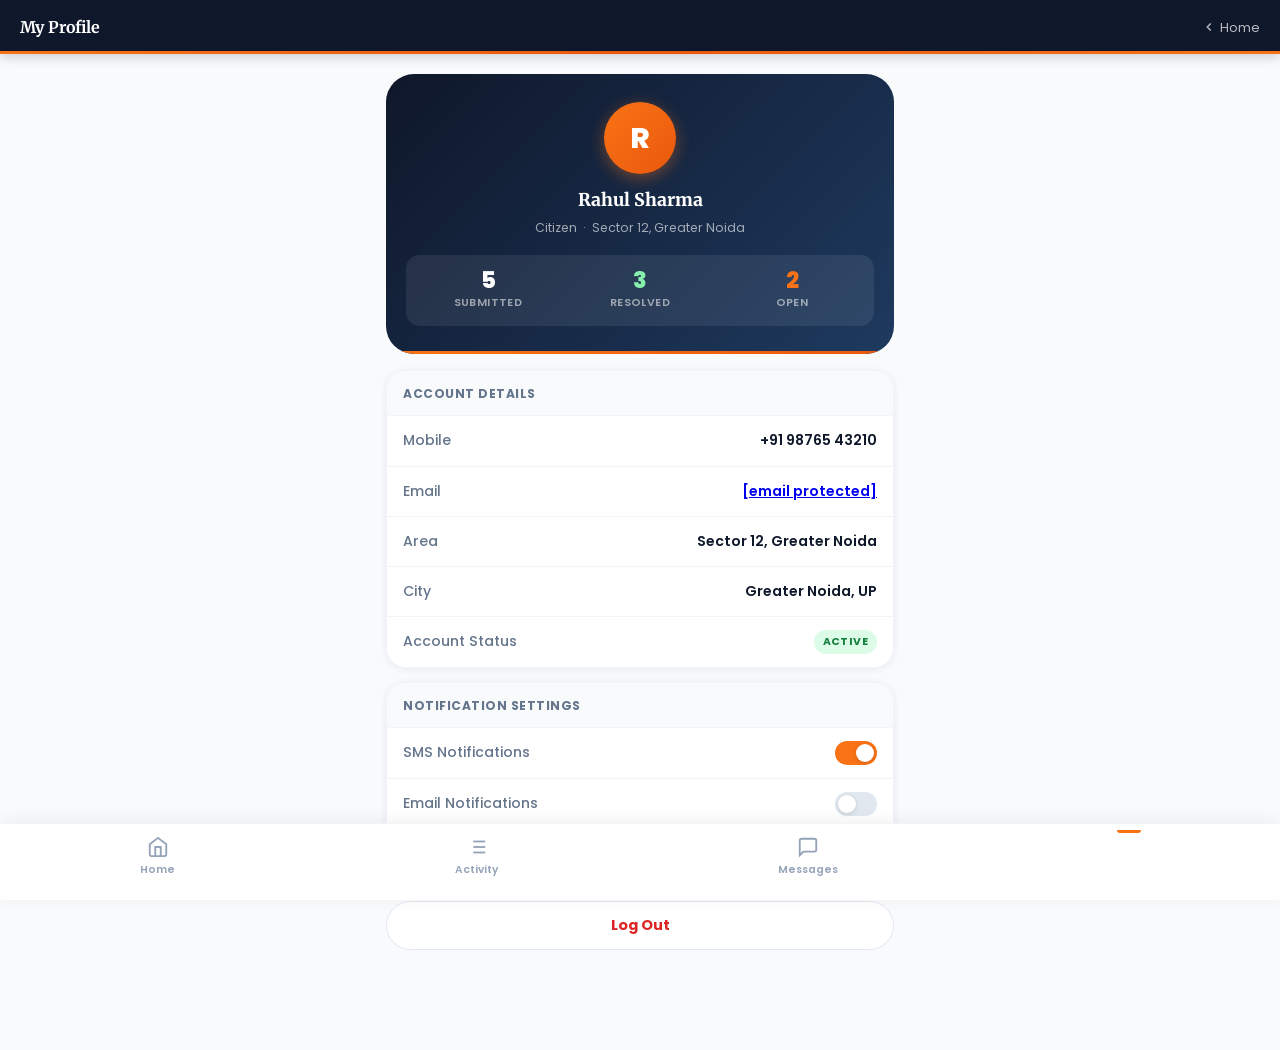
<file: profile.html>
<!DOCTYPE html>
<html lang="en">
<head>
  <meta charset="UTF-8"/>
  <meta name="viewport" content="width=device-width, initial-scale=1.0"/>
  <title>My Profile - Smart CRM</title>
  <link rel="preconnect" href="https://fonts.googleapis.com"/>
  <link rel="preconnect" href="https://fonts.gstatic.com" crossorigin/>
  <link href="https://fonts.googleapis.com/css2?family=Merriweather:wght@400;700;900&family=Poppins:wght@400;500;600;700;800&display=swap" rel="stylesheet"/>
  <link rel="stylesheet" href="css/style.css"/>
  <style>
    .profile-main { padding: 20px 16px 100px; max-width: 540px; margin: 0 auto; }

    .profile-hero {
      background: linear-gradient(135deg, var(--navy) 0%, #1E3A5F 100%);
      border-radius: var(--r-xl);
      padding: 28px 20px;
      text-align: center;
      margin-bottom: 16px;
      position: relative;
      overflow: hidden;
    }
    .profile-hero::after {
      content:'';position:absolute;bottom:0;left:0;right:0;height:3px;
      background:linear-gradient(90deg,var(--saffron),var(--saffron-dark));
    }
    .profile-avatar {
      width: 72px; height: 72px;
      border-radius: 50%;
      background: linear-gradient(135deg, var(--saffron), var(--saffron-dark));
      color: #fff;
      font-size: 1.8rem;
      font-weight: 800;
      display: flex;
      align-items: center;
      justify-content: center;
      margin: 0 auto 12px;
      box-shadow: 0 4px 16px rgba(249,115,22,.4);
    }
    .profile-name { font-size: 1.1rem; font-weight: 800; color: #fff; margin-bottom: 3px; }
    .profile-sub  { font-size: 0.78rem; color: rgba(255,255,255,.6); margin-bottom: 16px; }

    .profile-stats {
      display: grid;
      grid-template-columns: repeat(3, 1fr);
      gap: 8px;
      background: rgba(255,255,255,.08);
      border-radius: var(--r-md);
      padding: 14px 10px;
    }
    .pstat { text-align: center; }
    .pstat-num {
      font-size: 1.4rem;
      font-weight: 800;
      color: #fff;
      line-height: 1;
      margin-bottom: 3px;
    }
    .pstat-num.green  { color: #86EFAC; }
    .pstat-num.orange { color: var(--saffron); }
    .pstat-label { font-size: 0.68rem; color: rgba(255,255,255,.55); font-weight: 600; text-transform: uppercase; letter-spacing: .4px; }

    .info-card {
      background: var(--surface);
      border-radius: var(--r-lg);
      border: 1px solid var(--border-light);
      box-shadow: var(--sh-sm);
      overflow: hidden;
      margin-bottom: 14px;
    }
    .info-card-title {
      padding: 13px 16px 11px;
      font-size: 0.76rem;
      font-weight: 700;
      color: var(--text-light);
      text-transform: uppercase;
      letter-spacing: .5px;
      border-bottom: 1px solid var(--border-light);
      background: var(--bg);
    }
    .info-row {
      display: flex;
      align-items: center;
      justify-content: space-between;
      padding: 13px 16px;
      border-bottom: 1px solid var(--border-light);
      font-size: 0.88rem;
    }
    .info-row:last-child { border-bottom: none; }
    .info-row-label { color: var(--text-light); font-weight: 500; }
    .info-row-val   { color: var(--navy); font-weight: 600; }

    /* Toggle */
    .toggle { position: relative; width: 42px; height: 24px; display: inline-block; }
    .toggle input { opacity: 0; width: 0; height: 0; }
    .slider {
      position: absolute; inset: 0;
      background: var(--border);
      border-radius: 999px;
      transition: background .2s;
      cursor: pointer;
    }
    .slider::before {
      content: '';
      position: absolute;
      width: 18px; height: 18px;
      border-radius: 50%;
      background: #fff;
      top: 3px; left: 3px;
      transition: transform .2s;
      box-shadow: 0 1px 4px rgba(0,0,0,.15);
    }
    .toggle input:checked + .slider { background: var(--saffron); }
    .toggle input:checked + .slider::before { transform: translateX(18px); }

    .logout-btn {
      width: 100%;
      padding: 13px;
      background: var(--surface);
      border: 1.5px solid var(--border);
      border-radius: var(--r-full);
      color: var(--red);
      font-size: 0.9rem;
      font-weight: 700;
      cursor: pointer;
      font-family: inherit;
      margin-top: 6px;
      transition: all .18s;
    }
    .logout-btn:hover { background: var(--red-soft); border-color: var(--red); }
  </style>
</head>
<body>
  <header class="page-header">
    <h2>My Profile</h2>
    <a href="citizen.html" style="color:rgba(255,255,255,.7);font-size:.8rem;text-decoration:none;display:flex;align-items:center;gap:4px;"><svg width="14" height="14" viewBox="0 0 24 24" fill="none" stroke="currentColor" stroke-width="2.5"><polyline points="15,18 9,12 15,6"/></svg>Home</a>
  </header>

  <main class="profile-main">
    <!-- Hero card -->
    <div class="profile-hero">
      <div class="profile-avatar">R</div>
      <div class="profile-name">Rahul Sharma</div>
      <div class="profile-sub">Citizen &nbsp;·&nbsp; Sector 12, Greater Noida</div>
      <div class="profile-stats">
        <div class="pstat"><div class="pstat-num">5</div><div class="pstat-label">Submitted</div></div>
        <div class="pstat"><div class="pstat-num green">3</div><div class="pstat-label">Resolved</div></div>
        <div class="pstat"><div class="pstat-num orange">2</div><div class="pstat-label">Open</div></div>
      </div>
    </div>

    <!-- Contact info -->
    <div class="info-card">
      <div class="info-card-title">Account Details</div>
      <div class="info-row"><span class="info-row-label">Mobile</span><span class="info-row-val">+91 98765 43210</span></div>
      <div class="info-row"><span class="info-row-label">Email</span><span class="info-row-val"><a href="/cdn-cgi/l/email-protection" class="__cf_email__" data-cfemail="0b796a637e674b6e736a667b676e25686466">[email&#160;protected]</a></span></div>
      <div class="info-row"><span class="info-row-label">Area</span><span class="info-row-val">Sector 12, Greater Noida</span></div>
      <div class="info-row"><span class="info-row-label">City</span><span class="info-row-val">Greater Noida, UP</span></div>
      <div class="info-row"><span class="info-row-label">Account Status</span><span class="badge badge-available">Active</span></div>
    </div>

    <!-- Notifications -->
    <div class="info-card">
      <div class="info-card-title">Notification Settings</div>
      <div class="info-row">
        <span class="info-row-label">SMS Notifications</span>
        <label class="toggle"><input type="checkbox" checked/><span class="slider"></span></label>
      </div>
      <div class="info-row">
        <span class="info-row-label">Email Notifications</span>
        <label class="toggle"><input type="checkbox"/><span class="slider"></span></label>
      </div>
      <div class="info-row">
        <span class="info-row-label">Status Update Alerts</span>
        <label class="toggle"><input type="checkbox" checked/><span class="slider"></span></label>
      </div>
    </div>

    <button class="logout-btn" onclick="sessionStorage.clear(); window.location.href='index.html'">Log Out</button>
  </main>

  <nav class="bottom-nav">
    <a href="citizen.html" class="nav-item">
      <svg viewBox="0 0 24 24" fill="none" stroke="currentColor" stroke-width="2"><path d="M3 9l9-7 9 7v11a2 2 0 0 1-2 2H5a2 2 0 0 1-2-2z"/><polyline points="9,22 9,12 15,12 15,22"/></svg><span>Home</span>
    </a>
    <a href="activity.html" class="nav-item">
      <svg viewBox="0 0 24 24" fill="none" stroke="currentColor" stroke-width="2"><line x1="8" y1="6" x2="21" y2="6"/><line x1="8" y1="12" x2="21" y2="12"/><line x1="8" y1="18" x2="21" y2="18"/><line x1="3" y1="6" x2="3.01" y2="6"/><line x1="3" y1="12" x2="3.01" y2="12"/><line x1="3" y1="18" x2="3.01" y2="18"/></svg><span>Activity</span>
    </a>
    <a href="chat.html" class="nav-item">
      <svg viewBox="0 0 24 24" fill="none" stroke="currentColor" stroke-width="2"><path d="M21 15a2 2 0 0 1-2 2H7l-4 4V5a2 2 0 0 1 2-2h14a2 2 0 0 1 2 2z"/></svg><span>Messages</span>
    </a>
    <a href="profile.html" class="nav-item active">
      <svg viewBox="0 0 24 24" fill="none" stroke="currentColor" stroke-width="2"><path d="M20 21v-2a4 4 0
</file>
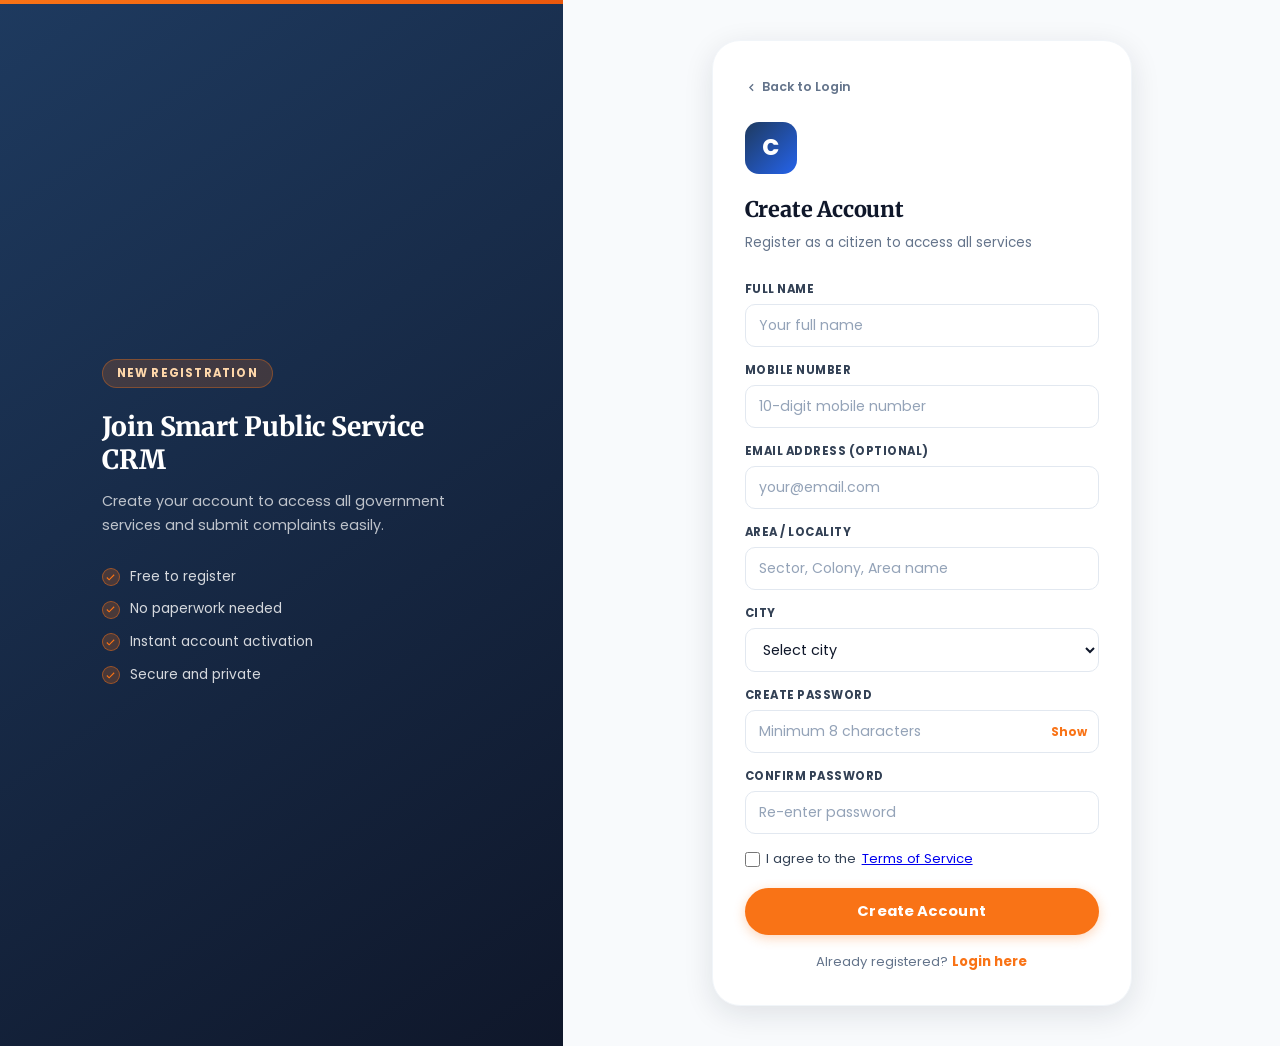
<file: register.html>
<!DOCTYPE html>
<html lang="en">
<head>
  <meta charset="UTF-8" />
  <meta name="viewport" content="width=device-width, initial-scale=1.0"/>
  <title>Register - Smart CRM</title>
  <link rel="preconnect" href="https://fonts.googleapis.com"/>
  <link rel="preconnect" href="https://fonts.gstatic.com" crossorigin/>
  <link href="https://fonts.googleapis.com/css2?family=Merriweather:wght@400;700;900&family=Poppins:wght@400;500;600;700;800&display=swap" rel="stylesheet"/>
  <link rel="stylesheet" href="css/style.css" />
  <link rel="stylesheet" href="css/login.css" />
</head>
<body>
  <div class="login-wrapper">

    <div class="login-left citizen-bg">
      <div class="login-left-content">
        <div class="portal-tag">New Registration</div>
        <h1>Join Smart Public Service CRM</h1>
        <p>Create your account to access all government services and submit complaints easily.</p>
        <ul class="feature-list">
          <li>Free to register</li>
          <li>No paperwork needed</li>
          <li>Instant account activation</li>
          <li>Secure and private</li>
        </ul>
      </div>
    </div>

    <div class="login-right">
      <div class="login-box">
        <a href="login-citizen.html" class="back-link"><svg width="13" height="13" viewBox="0 0 24 24" fill="none" stroke="currentColor" stroke-width="2.5" style="vertical-align:middle;"><polyline points="15,18 9,12 15,6"/></svg> Back to Login</a>

        <div class="login-logo citizen">C</div>
        <h2 class="login-title">Create Account</h2>
        <p class="login-sub">Register as a citizen to access all services</p>

        <div class="form-group">
          <label>Full Name</label>
          <input type="text" id="regName" placeholder="Your full name" />
        </div>
        <div class="form-group">
          <label>Mobile Number</label>
          <input type="tel" id="regPhone" placeholder="10-digit mobile number" maxlength="10" />
        </div>
        <div class="form-group">
          <label>Email Address (optional)</label>
          <input type="email" id="regEmail" placeholder="your@email.com" />
        </div>
        <div class="form-group">
          <label>Area / Locality</label>
          <input type="text" id="regArea" placeholder="Sector, Colony, Area name" />
        </div>
        <div class="form-group">
          <label>City</label>
          <select id="regCity">
            <option value="">Select city</option>
            <option>Greater Noida</option>
            <option>Noida</option>
            <option>Ghaziabad</option>
            <option>Delhi</option>
            <option>Other</option>
          </select>
        </div>
        <div class="form-group">
          <label>Create Password</label>
          <div class="password-wrap">
            <input type="password" id="regPassword" placeholder="Minimum 8 characters" />
            <button class="toggle-pw" onclick="togglePassword('regPassword', this)">Show</button>
          </div>
        </div>
        <div class="form-group">
          <label>Confirm Password</label>
          <input type="password" id="regConfirm" placeholder="Re-enter password" />
        </div>
        <div class="form-row">
          <label class="checkbox-label">
            <input type="checkbox" id="agreeTerms" />
            I agree to the <a href="#">Terms of Service</a>
          </label>
        </div>

        <button class="btn-login citizen-btn" onclick="registerCitizen()">Create Account</button>
        <p class="register-link">Already registered? <a href="login-citizen.html">Login here</a></p>

        <div id="errorMsg" class="error-msg" style="display:none;"></div>
        <div id="successRegMsg" class="success-reg" style="display:none;">
          Account created successfully! Redirecting to login...
        </div>
      </div>
    </div>
  </div>

  <script src="js/login.js"></script>
  <script>
    function registerCitizen() {
      const name     = document.getElementById("regName").value.trim();
      const phone    = document.getElementById("regPhone").value.trim();
      const area     = document.getElementById("regArea").value.trim();
      const city     = document.getElementById("regCity").value;
      const password = document.getElementById("regPassword").value;
      const confirm  = document.getElementById("regConfirm").value;
      const agreed   = document.getElementById("agreeTerms").checked;

      if (!name)              { showError("Full name is required."); return; }
      if (phone.length !== 10){ showError("Enter a valid 10-digit mobile number."); return; }
      if (!area)              { showError("Please enter your area/locality."); return; }
      if (!city)              { showError("Please select your city."); return; }
      if (password.length < 8){ showError("Password must be at least 8 characters."); return; }
      if (password !== confirm){ showError("Passwords do not match."); return; }
      if (!agreed)            { showError("Please agree to the Terms of Service."); return; }

      // Save to localStorage (simulates API registration)
      const users = JSON.parse(localStorage.getItem("crm_citizens") || "[]");
      if (users.find(u => u.phone === phone)) {
        showError("This mobile number is already registered.");
        return;
      }
      users.push({ name, phone, area, city, password });
      localStorage.setItem("crm_citizens", JSON.stringify(users));

      clearError();
      document.getElementById("successRegMsg").style.display = "block";
      setTimeout(() => { window.location.href = "login-citizen.html"; }, 2000);
    }
  </script>
</body>
</html>
</file>
<file: css/style.css>
/* ============================================================
   style.css  —  Smart Civic Service Platform
   Global Design System  |  Indian Civic-Tech Theme
   ============================================================ */

@import url('https://fonts.googleapis.com/css2?family=Merriweather:wght@400;700;900&family=Poppins:wght@400;500;600;700;800&display=swap');

*, *::before, *::after { box-sizing: border-box; margin: 0; padding: 0; }

:root {
  /* Brand */
  --saffron:       #F97316;
  --saffron-dark:  #EA580C;
  --saffron-soft:  #FFF7ED;
  --saffron-muted: #FED7AA;

  --green:         #15803D;
  --green-soft:    #DCFCE7;
  --green-muted:   #86EFAC;

  --navy:          #0F172A;
  --navy-mid:      #1E3A5F;

  --red:           #DC2626;
  --red-soft:      #FEE2E2;
  --amber:         #D97706;
  --amber-soft:    #FEF3C7;
  --blue:          #2563EB;
  --blue-soft:     #DBEAFE;

  /* Neutrals */
  --bg:            #F8FAFC;
  --surface:       #FFFFFF;
  --text:          #0F172A;
  --text-mid:      #334155;
  --text-light:    #64748B;
  --text-muted:    #94A3B8;
  --border:        #E2E8F0;
  --border-light:  #F1F5F9;

  /* Tokens */
  --r-xs:   6px;
  --r-sm:   10px;
  --r-md:   14px;
  --r-lg:   20px;
  --r-xl:   28px;
  --r-full: 9999px;

  --sh-xs: 0 1px 2px rgba(15,23,42,.05);
  --sh-sm: 0 1px 8px rgba(15,23,42,.07);
  --sh-md: 0 4px 16px rgba(15,23,42,.09);
  --sh-lg: 0 8px 30px rgba(15,23,42,.11);
}


/* ─── Typography — headings use Merriweather/Georgia ─── */
h1, h2, h3, h4, h5, h6,
.section-title, .login-title, .brand-label,
.stat-number, .hero-name, .portal-card h2,
.section-heading, .topbar-name, .task-title,
.doc-group-name, .card-title, .emp-name,
.announcement-title, .corruption-banner-title,
.toast-title, .profile-name, .activity-mini-title,
.notif-item-title, .qaction-label, .help-label {
  font-family: 'Merriweather', Georgia, 'Times New Roman', serif;
  font-weight: 700;
}

/* ─── Base ─────────────────────────────────────────────── */
body {
  font-family: 'Poppins', Georgia, 'Times New Roman', serif;
  background: var(--bg);
  color: var(--text);
  font-size: 14.5px;
  line-height: 1.65;
  min-height: 100vh;
  -webkit-font-smoothing: antialiased;
}

/* ─── Page Header ──────────────────────────────────────── */
.page-header {
  background: var(--navy);
  color: #fff;
  padding: 14px 20px;
  display: flex;
  align-items: center;
  justify-content: space-between;
  position: sticky;
  top: 0;
  z-index: 60;
  box-shadow: 0 2px 12px rgba(15,23,42,.22);
}
.page-header::after {
  content: '';
  position: absolute;
  bottom: 0; left: 0; right: 0;
  height: 3px;
  background: linear-gradient(90deg, var(--saffron), var(--saffron-dark), var(--saffron));
}
.page-header h2 {
  font-size: 1rem;
  font-weight: 700;
  letter-spacing: -.1px;
}

/* ─── Buttons ──────────────────────────────────────────── */
.btn-primary {
  background: var(--saffron);
  color: #fff;
  border: none;
  padding: 11px 26px;
  border-radius: var(--r-full);
  font-size: 0.88rem;
  font-weight: 700;
  cursor: pointer;
  text-decoration: none;
  display: inline-block;
  text-align: center;
  font-family: inherit;
  transition: background .18s, transform .15s, box-shadow .18s;
  box-shadow: 0 3px 12px rgba(249,115,22,.28);
  letter-spacing: .1px;
}
.btn-primary:hover  { background: var(--saffron-dark); transform: translateY(-1px); box-shadow: 0 5px 16px rgba(249,115,22,.36); }
.btn-primary:active { transform: translateY(0); }

.btn-secondary {
  background: var(--surface);
  color: var(--text-mid);
  border: 1.5px solid var(--border);
  padding: 9px 20px;
  border-radius: var(--r-full);
  font-size: 0.86rem;
  font-weight: 600;
  cursor: pointer;
  font-family: inherit;
  transition: all .18s;
}
.btn-secondary:hover { background: var(--border-light); border-color: #CBD5E1; }

.btn-green {
  background: var(--green);
  color: #fff;
  border: none;
  padding: 9px 20px;
  border-radius: var(--r-full);
  font-size: 0.86rem;
  font-weight: 700;
  cursor: pointer;
  font-family: inherit;
  transition: background .18s;
}
.btn-green:hover { background: #166534; }

.btn-danger {
  background: var(--red);
  color: #fff;
  border: none;
  padding: 9px 20px;
  border-radius: var(--r-full);
  font-size: 0.86rem;
  font-weight: 700;
  cursor: pointer;
  font-family: inherit;
  transition: background .18s;
}
.btn-danger:hover { background: #B91C1C; }

.btn-ghost {
  background: transparent;
  color: var(--saffron);
  border: 1.5px solid var(--saffron);
  padding: 9px 20px;
  border-radius: var(--r-full);
  font-size: 0.86rem;
  font-weight: 700;
  cursor: pointer;
  font-family: inherit;
  transition: all .18s;
}
.btn-ghost:hover { background: var(--saffron-soft); }

.full-width { width: 100%; display: block; }

/* ─── Badges ───────────────────────────────────────────── */
.badge {
  display: inline-flex;
  align-items: center;
  gap: 3px;
  padding: 3px 9px;
  border-radius: var(--r-full);
  font-size: 0.67rem;
  font-weight: 700;
  text-transform: uppercase;
  letter-spacing: .4px;
  white-space: nowrap;
}
.badge-resolved   { background: var(--green-soft);  color: var(--green); }
.badge-inprog     { background: var(--blue-soft);   color: var(--blue); }
.badge-pending    { background: var(--amber-soft);  color: var(--amber); }
.badge-escalated  { background: var(--red-soft);    color: var(--red); }
.badge-critical   { background: #FFE4E4;            color: #B91C1C; }
.badge-high       { background: var(--saffron-soft);color: var(--saffron-dark); }
.badge-medium     { background: var(--amber-soft);  color: var(--amber); }
.badge-low        { background: var(--green-soft);  color: var(--green); }
.badge-assigned   { background: var(--blue-soft);   color: var(--blue); }
.badge-processing { background: var(--amber-soft);  color: var(--amber); }
.badge-available  { background: var(--green-soft);  color: var(--green); }
.badge-busy       { background: var(--saffron-soft);color: var(--saffron-dark); }

/* ─── Search Bar ───────────────────────────────────────── */
.search-wrap { position: relative; }
.search-wrap svg {
  position: absolute;
  left: 14px;
  top: 50%;
  transform: translateY(-50%);
  width: 17px; height: 17px;
  stroke: var(--text-light);
  pointer-events: none;
}
.search-bar {
  width: 100%;
  padding: 11px 16px 11px 42px;
  border: 1.5px solid var(--border);
  border-radius: var(--r-full);
  font-size: 0.9rem;
  background: var(--surface);
  color: var(--text);
  outline: none;
  font-family: inherit;
  transition: border-color .2s, box-shadow .2s;
  box-shadow: var(--sh-xs);
}
.search-bar:focus { border-color: var(--saffron); box-shadow: 0 0 0 3px rgba(249,115,22,.1); }
.search-bar::placeholder { color: var(--text-muted); }

/* ─── Section Header ───────────────────────────────────── */
.section-title {
  font-size: 1rem;
  font-weight: 700;
  color: var(--navy);
  margin-bottom: 14px;
  letter-spacing: -.1px;
}
.section-header {
  display: flex;
  align-items: center;
  justify-content: space-between;
  margin-bottom: 12px;
}
.section-header .section-title { margin-bottom: 0; }
.see-all {
  font-size: 0.76rem;
  font-weight: 600;
  color: var(--saffron);
  text-decoration: none;
  cursor: pointer;
}
.see-all:hover { text-decoration: underline; }

/* ─── Bottom Nav ───────────────────────────────────────── */
.bottom-nav {
  position: fixed;
  bottom: 0; left: 0; right: 0;
  background: var(--surface);
  border-top: 1px solid var(--border-light);
  display: flex;
  justify-content: space-around;
  padding: 8px 0 18px;
  z-index: 100;
  box-shadow: 0 -2px 16px rgba(15,23,42,.06);
}
.nav-item {
  display: flex;
  flex-direction: column;
  align-items: center;
  gap: 3px;
  text-decoration: none;
  color: var(--text-muted);
  font-size: 0.66rem;
  font-weight: 600;
  padding: 4px 18px;
  border-radius: var(--r-md);
  transition: color .2s;
  position: relative;
}
.nav-item svg { width: 22px; height: 22px; stroke: var(--text-muted); transition: stroke .2s; }
.nav-item.active { color: var(--saffron); }
.nav-item.active svg { stroke: var(--saffron); }
.nav-item.active::before {
  content: '';
  position: absolute;
  top: -2px; left: 50%; transform: translateX(-50%);
  width: 24px; height: 3px;
  background: var(--saffron);
  border-radius: 0 0 4px 4px;
}

/* ─── Modal ────────────────────────────────────────────── */
.modal-overlay {
  position: fixed;
  inset: 0;
  background: rgba(15,23,42,.5);
  backdrop-filter: blur(3px);
  display: flex;
  align-items: flex-end;
  justify-content: center;
  z-index: 200;
}
@media (min-width:520px) { .modal-overlay { align-items: center; padding: 20px; } }

.modal-box {
  background: var(--surface);
  border-radius: var(--r-xl) var(--r-xl) 0 0;
  padding: 6px 22px 30px;
  width: 100%;
  max-width: 480px;
  max-height: 92vh;
  overflow-y: auto;
  position: relative;
}
@media (min-width:520px) { .modal-box { border-radius: var(--r-xl); padding-top: 24px; } }

.modal-handle {
  width: 36px; height: 4px;
  background: var(--border);
  border-radius: var(--r-full);
  margin: 10px auto 16px;
}
@media (min-width:520px) { .modal-handle { display: none; } }

.modal-close {
  position: absolute;
  top: 16px; right: 16px;
  background: var(--bg);
  border: none;
  width: 28px; height: 28px;
  border-radius: 50%;
  cursor: pointer;
  font-size: 0.78rem;
  color: var(--text-light);
  font-weight: 800;
  display: flex;
  align-items: center;
  justify-content: center;
  transition: background .15s;
}
.modal-close:hover { background: var(--border); }
.modal-box h3 {
  font-size: 1.05rem;
  font-weight: 700;
  color: var(--navy);
  margin-bottom: 18px;
}

/* ─── Forms ────────────────────────────────────────────── */
.form-group { margin-bottom: 14px; }
.form-group label {
  display: block;
  font-size: 0.72rem;
  font-weight: 700;
  color: var(--text-mid);
  margin-bottom: 5px;
  text-transform: uppercase;
  letter-spacing: .5px;
}
.form-group input,
.form-group textarea,
.form-group select {
  width: 100%;
  padding: 10px 13px;
  border: 1.5px solid var(--border);
  border-radius: var(--r-sm);
  font-size: 0.9rem;
  color: var(--text);
  background: var(--surface);
  outline: none;
  font-family: inherit;
  transition: border-color .18s, box-shadow .18s;
}
.form-group input:focus,
.form-group textarea:focus,
.form-group select:focus {
  border-color: var(--saffron);
  box-shadow: 0 0 0 3px rgba(249,115,22,.1);
}
.form-group input::placeholder,
.form-group textarea::placeholder { color: var(--text-muted); font-size: .88rem; }
.form-group textarea { resize: vertical; min-height: 88px; }

/* ─── Success Message ──────────────────────────────────── */
.success-msg { text-align: center; padding: 20px 0 6px; }
.success-msg p { margin-bottom: 8px; color: var(--text-mid); font-size: .9rem; }
.success-msg p strong { color: var(--navy); font-weight: 700; }
.success-icon { display: flex; justify-content: center; margin-bottom: 10px; }

/* ─── Alert Box ────────────────────────────────────────── */
.alert-box { padding: 11px 14px; border-radius: var(--r-sm); font-size: 0.86rem; margin-bottom: 16px; font-weight: 500; }
.alert-box.red   { background: var(--red-soft);  color: var(--red);   border: 1px solid #FECACA; }
.alert-box.green { background: var(--green-soft); color: var(--green); border: 1px solid var(--green-muted); }

/* ─── Data Table ───────────────────────────────────────── */
.data-table { width: 100%; border-collapse: collapse; font-size: 0.86rem; }
.data-table th {
  background: var(--bg);
  padding: 9px 13px;
  text-align: left;
  font-weight: 700;
  color: var(--text-light);
  font-size: 0.72rem;
  text-transform: uppercase;
  letter-spacing: .5px;
  border-bottom: 1.5px solid var(--border);
}
.data-table td { padding: 10px 13px; border-bottom: 1px solid var(--border-light); color: var(--text-mid); }
.data-table tr:last-child td { border-bottom: none; }
.data-table tr:hover td { background: #FAFBFC; }

/* ─── Card ─────────────────────────────────────────────── */
.card {
  background: var(--surface);
  border-radius: var(--r-md);
  border: 1px solid var(--border-light);
  box-shadow: var(--sh-sm);
}

/* ─── Chat link btn ─────────────────────────────────────── */
.chat-link-btn {
  display: inline-flex;
  align-items: center;
  gap: 4px;
  background: var(--saffron-soft);
  border: 1px solid var(--saffron-muted);
  color: var(--saffron-dark);
  padding: 3px 9px;
  border-radius: var(--r-full);
  font-size: 0.7rem;
  font-weight: 700;
  text-decoration: none;
  transition: background .15s;
}
.chat-link-btn:hover { background: var(--saffron-muted); }

/* ─── Utils ─────────────────────────────────────────────── */
.text-green   { color: var(--green); }
.text-red     { color: var(--red); }
.text-amber   { color: var(--amber); }
.text-saffron { color: var(--saffron); }
.text-navy    { color: var(--navy); }
.text-muted   { color: var(--text-light); font-size: .82rem; }
.fw-700 { font-weight: 700; }
.fw-800 { font-weight: 800; }
</file>
<file: css/activity.css>
/* ============================================================
   activity.css  —  My Activity / Tracking Page
   ============================================================ */

.activity-main {
  padding: 20px 16px 100px;
  max-width: 600px;
  margin: 0 auto;
}

/* ── Request Card ───────────────────────────────────────── */
.request-card {
  background: var(--surface);
  border-radius: var(--r-lg);
  border: 1px solid var(--border-light);
  box-shadow: var(--sh-sm);
  padding: 18px 18px 16px;
  margin-bottom: 14px;
  transition: box-shadow .2s;
}
.request-card:hover { box-shadow: var(--sh-md); }
.request-card.resolved { border-left: 4px solid var(--green); }

.request-header {
  display: flex;
  justify-content: space-between;
  align-items: center;
  margin-bottom: 4px;
}
.request-id {
  font-size: 0.9rem;
  font-weight: 700;
  color: var(--navy);
}
.request-service {
  font-size: 0.82rem;
  color: var(--text-light);
  font-weight: 500;
  margin-bottom: 18px;
}

/* ── Timeline ───────────────────────────────────────────── */
.timeline {
  display: flex;
  align-items: center;
  justify-content: space-between;
  margin-bottom: 14px;
}
.timeline-step {
  display: flex;
  flex-direction: column;
  align-items: center;
  gap: 6px;
}
.timeline-step span {
  font-size: 0.66rem;
  font-weight: 600;
  color: var(--text-muted);
  white-space: nowrap;
}
.timeline-step.completed span { color: var(--text-mid); }

.step-circle {
  width: 36px; height: 36px;
  border-radius: 50%;
  display: flex;
  align-items: center;
  justify-content: center;
}
.step-circle svg { width: 16px; height: 16px; }

.step-circle.done {
  background: var(--green);
  box-shadow: 0 0 0 4px var(--green-soft);
}
.step-circle.active {
  background: var(--saffron);
  box-shadow: 0 0 0 4px var(--saffron-soft);
}
.step-circle.pending {
  background: var(--border);
}
.step-circle.pending svg { stroke: var(--text-muted); }

.timeline-line {
  flex: 1;
  height: 3px;
  background: var(--border);
  margin: 0 3px;
  margin-bottom: 22px;
  border-radius: 2px;
}
.timeline-line.filled { background: var(--green); }

/* ── Time / Resolved ────────────────────────────────────── */
.time-remaining {
  font-size: 0.8rem;
  font-weight: 600;
  color: var(--amber);
  display: flex;
  align-items: center;
  gap: 5px;
  background: var(--amber-soft);
  border-radius: var(--r-full);
  padding: 5px 12px;
  width: fit-content;
  margin: 0 auto;
}
.resolved-msg {
  font-size: 0.8rem;
  font-weight: 600;
  color: var(--green);
  display: flex;
  align-items: center;
  gap: 5px;
  background: var(--green-soft);
  border-radius: var(--r-full);
  padding: 5px 12px;
  width: fit-content;
  margin: 0 auto;
}
</file>
<file: css/admin.css>
/* ============================================================
   admin.css  —  Admin Dashboard
   ============================================================ */

body { overflow: hidden; }

.admin-layout {
  display: flex;
  height: 100vh;
  overflow: hidden;
}

/* ── Sidebar ──────────────────────────────────────────── */
.sidebar {
  width: 220px;
  background: var(--navy);
  display: flex;
  flex-direction: column;
  flex-shrink: 0;
  overflow: hidden;
}
.sidebar-brand {
  padding: 22px 18px 18px;
  border-bottom: 1px solid rgba(255,255,255,.08);
  position: relative;
}
.sidebar-brand::after {
  content:'';position:absolute;bottom:0;left:0;right:0;height:2px;
  background:linear-gradient(90deg,var(--saffron),var(--saffron-dark));
}
.brand-label { font-size: 1rem; font-weight: 800; color: #fff; letter-spacing:-.2px; }
.brand-sub   { font-size: 0.7rem; color: rgba(255,255,255,.45); font-weight: 500; margin-top: 2px; }

.sidebar-nav { flex: 1; padding: 12px 10px; display: flex; flex-direction: column; gap: 3px; overflow-y: auto; }
.sidebar-link {
  display: block;
  padding: 10px 12px;
  border-radius: var(--r-sm);
  text-decoration: none;
  font-size: 0.86rem;
  font-weight: 600;
  color: rgba(255,255,255,.6);
  transition: all .18s;
}
.sidebar-link:hover  { background: rgba(255,255,255,.06); color: rgba(255,255,255,.9); }
.sidebar-link.active { background: rgba(249,115,22,.15); color: #FED7AA; border-left: 3px solid var(--saffron); padding-left: 9px; }

.sidebar-footer {
  padding: 14px 18px;
  font-size: 0.72rem;
  color: rgba(255,255,255,.35);
  border-top: 1px solid rgba(255,255,255,.06);
}

/* ── Content ──────────────────────────────────────────── */
.admin-content {
  flex: 1;
  overflow-y: auto;
  background: var(--bg);
  padding: 24px;
}

.admin-section {}
.section-heading {
  font-size: 1.15rem;
  font-weight: 800;
  color: var(--navy);
  margin-bottom: 20px;
  letter-spacing: -.2px;
}

/* ── Stats Grid ──────────────────────────────────────── */
.stats-grid {
  display: grid;
  grid-template-columns: repeat(auto-fit, minmax(160px, 1fr));
  gap: 14px;
  margin-bottom: 24px;
}
.stat-card {
  background: var(--surface);
  border-radius: var(--r-lg);
  padding: 20px 18px 16px;
  box-shadow: var(--sh-sm);
  border: 1px solid var(--border-light);
  position: relative;
  overflow: hidden;
}
.stat-card::before {
  content:'';
  position:absolute;top:0;left:0;right:0;height:3px;
}
.stat-card:nth-child(1)::before { background: var(--blue); }
.stat-card:nth-child(2)::before { background: var(--green); }
.stat-card:nth-child(3)::before { background: var(--saffron); }
.stat-card:nth-child(4)::before { background: var(--red); }

.stat-number {
  font-size: 2rem;
  font-weight: 800;
  line-height: 1;
  margin-bottom: 4px;
}
.stat-number.blue   { color: var(--blue); }
.stat-number.green  { color: var(--green); }
.stat-number.orange { color: var(--saffron); }
.stat-number.red    { color: var(--red); }

.stat-desc { font-size: 0.84rem; font-weight: 700; color: var(--navy); margin-bottom: 2px; }
.stat-note { font-size: 0.72rem; color: var(--text-light); }

/* ── Overview Row ────────────────────────────────────── */
.overview-row {
  display: grid;
  grid-template-columns: 1fr 320px;
  gap: 16px;
}
@media (max-width:900px) { .overview-row { grid-template-columns: 1fr; } }

.overview-card {
  background: var(--surface);
  border-radius: var(--r-lg);
  padding: 18px;
  box-shadow: var(--sh-sm);
  border: 1px solid var(--border-light);
}
.card-title {
  font-size: 0.88rem;
  font-weight: 700;
  color: var(--navy);
  margin-bottom: 14px;
}

/* ── Category Bars ───────────────────────────────────── */
.cat-bar-list { display: flex; flex-direction: column; gap: 12px; }
.cat-row {
  display: flex;
  align-items: center;
  gap: 10px;
  font-size: 0.82rem;
  color: var(--text-mid);
}
.cat-row > span:first-child { width: 90px; font-weight: 600; flex-shrink: 0; }
.cat-row > span:last-child  { width: 28px; text-align: right; font-weight: 700; color: var(--navy); flex-shrink: 0; }
.bar-wrap { flex: 1; height: 8px; background: var(--border-light); border-radius: var(--r-full); overflow: hidden; }
.bar { height: 100%; border-radius: var(--r-full); transition: width .6s ease; }

/* ── Filter Row ──────────────────────────────────────── */
.filter-row {
  display: flex;
  gap: 10px;
  margin-bottom: 16px;
  flex-wrap: wrap;
}
.filter-row .search-bar { flex: 1; min-width: 200px; }
.filter-row select {
  padding: 10px 14px;
  border: 1.5px solid var(--border);
  border-radius: var(--r-full);
  font-size: 0.86rem;
  font-family: inherit;
  color: var(--text-mid);
  background: var(--surface);
  outline: none;
  cursor: pointer;
}
.filter-row select:focus { border-color: var(--saffron); }

/* ── Employee Grid ───────────────────────────────────── */
.emp-grid {
  display: grid;
  grid-template-columns: repeat(auto-fill, minmax(220px, 1fr));
  gap: 14px;
}
.emp-card {
  background: var(--surface);
  border-radius: var(--r-lg);
  padding: 18px;
  box-shadow: var(--sh-sm);
  border: 1px solid var(--border-light);
  display: flex;
  flex-direction: column;
  gap: 8px;
}
.emp-avatar {
  width: 46px; height: 46px;
  border-radius: 50%;
  background: linear-gradient(135deg, var(--navy), var(--blue));
  color: #fff;
  font-size: 1.1rem;
  font-weight: 800;
  display: flex;
  align-items: center;
  justify-content: center;
}
.emp-name { font-size: 0.92rem; font-weight: 700; color: var(--navy); }
.emp-dept { font-size: 0.76rem; color: var(--text-light); }
.emp-stats {
  display: flex;
  gap: 14px;
  padding: 10px 0 6px;
  border-top: 1px solid var(--border-light);
  font-size: 0.8rem;
  text-align: center;
}
.emp-stats > div { flex: 1; }
.emp-stats small { color: var(--text-muted); font-size: 0.68rem; display: block; margin-top: 2px; }
.emp-stats .green  { color: var(--green);   font-weight: 800; font-size: .95rem; }
.emp-stats .orange { color: var(--amber);   font-weight: 800; font-size: .95rem; }
.emp-stats .blue   { color: var(--blue);    font-weight: 800; font-size: .95rem; }

.perf-badge {
  font-size: 0.68rem;
  font-weight: 700;
  padding: 3px 10px;
  border-radius: var(--r-full);
  width: fit-content;
}
.perf-badge.gold   { background: #FEF9C3; color: #92400E; border: 1px solid #FDE68A; }
.perf-badge.silver { background: #F1F5F9; color: #475569; border: 1px solid var(--border); }
.perf-badge.bronze { background: #FFF7ED; color: #92400E; border: 1px solid var(--saffron-muted); }
</file>
<file: css/chat.css>
/* ============================================================
   chat.css  —  Real-time Chat
   ============================================================ */
*{box-sizing:border-box;margin:0;padding:0;}
body{font-family:'Poppins',Georgia,'Times New Roman',serif;background:var(--bg);height:100vh;overflow:hidden;display:flex;flex-direction:column;-webkit-font-smoothing:antialiased;}
.chat-layout{display:flex;height:100vh;overflow:hidden;}

/* Sidebar */
.chat-sidebar{width:290px;background:var(--surface);border-right:1px solid var(--border-light);display:flex;flex-direction:column;flex-shrink:0;}
.sidebar-header{background:var(--navy);padding:14px;display:flex;justify-content:space-between;align-items:center;position:relative;}
.sidebar-header::after{content:'';position:absolute;bottom:0;left:0;right:0;height:2px;background:linear-gradient(90deg,var(--saffron),var(--saffron-dark));}
.sidebar-title{color:#fff;font-weight:700;font-size:.96rem;font-family:'Merriweather',Georgia,serif;}
.back-btn{display:flex;align-items:center;gap:4px;color:rgba(255,255,255,.75);text-decoration:none;font-size:.76rem;font-weight:600;background:rgba(255,255,255,.12);padding:4px 10px;border-radius:var(--r-full);transition:background .15s;}
.back-btn:hover{background:rgba(255,255,255,.22);}
.sidebar-search{padding:10px 12px;border-bottom:1px solid var(--border-light);}
.sidebar-search input{width:100%;padding:9px 13px;border:1.5px solid var(--border);border-radius:var(--r-full);font-size:.82rem;outline:none;background:var(--bg);font-family:inherit;}
.sidebar-search input:focus{border-color:var(--saffron);}
.conv-list{overflow-y:auto;flex:1;}
.conv-item{display:flex;gap:10px;padding:13px 13px;border-bottom:1px solid var(--border-light);cursor:pointer;transition:background .15s;align-items:center;}
.conv-item:hover{background:var(--bg);}
.conv-item.active{background:var(--saffron-soft);border-left:3px solid var(--saffron);}
.conv-avatar{width:42px;height:42px;border-radius:50%;display:flex;align-items:center;justify-content:center;font-weight:800;font-size:1rem;color:#fff;flex-shrink:0;}
.av-blue{background:linear-gradient(135deg,#1E3A5F,var(--blue));}
.av-green{background:linear-gradient(135deg,#14532D,var(--green));}
.av-orange{background:linear-gradient(135deg,#92400E,var(--amber));}
.av-purple{background:linear-gradient(135deg,#4C1D95,#7C3AED);}
.av-red{background:linear-gradient(135deg,#7F1D1D,var(--red));}
.conv-body{flex:1;min-width:0;}
.conv-name{font-size:.86rem;font-weight:700;color:var(--navy);margin-bottom:2px;}
.conv-last{font-size:.74rem;color:var(--text-light);white-space:nowrap;overflow:hidden;text-overflow:ellipsis;margin-bottom:2px;}
.conv-cid{font-size:.68rem;color:var(--saffron-dark);font-weight:600;white-space:nowrap;overflow:hidden;text-overflow:ellipsis;}
.conv-right{display:flex;flex-direction:column;align-items:flex-end;gap:4px;flex-shrink:0;}
.conv-time{font-size:.67rem;color:var(--text-muted);}
.conv-badge{background:var(--saffron);color:#fff;font-size:.62rem;font-weight:700;min-width:18px;height:18px;border-radius:9px;display:flex;align-items:center;justify-content:center;padding:0 4px;}
.conv-badge.hidden{display:none;}

/* Chat window */
.chat-window{flex:1;display:flex;flex-direction:column;overflow:hidden;background:#F8FAFC;}
.chat-topbar{background:var(--surface);border-bottom:1px solid var(--border-light);padding:12px 16px;display:flex;align-items:center;gap:11px;flex-shrink:0;box-shadow:var(--sh-xs);}
.topbar-avatar{width:40px;height:40px;border-radius:50%;background:linear-gradient(135deg,var(--navy),var(--blue));color:#fff;font-weight:800;font-size:1rem;display:flex;align-items:center;justify-content:center;}
.topbar-info{flex:1;}
.topbar-name{font-size:.9rem;font-weight:700;color:var(--navy);font-family:'Merriweather',Georgia,serif;}
.topbar-sub{font-size:.72rem;color:var(--text-light);margin-top:1px;}
.topbar-status{display:flex;align-items:center;gap:5px;font-size:.74rem;font-weight:600;color:var(--green);}
.online-dot{width:8px;height:8px;border-radius:50%;background:var(--green);animation:pulse 2s infinite;}
@keyframes pulse{0%,100%{opacity:1}50%{opacity:.4}}

.info-strip{background:var(--saffron-soft);border-bottom:1px solid var(--saffron-muted);padding:7px 16px;display:flex;gap:20px;flex-wrap:wrap;flex-shrink:0;}
.info-chip{display:flex;flex-direction:column;gap:1px;}
.info-label{font-size:.62rem;color:var(--text-light);font-weight:700;text-transform:uppercase;letter-spacing:.4px;}
.info-val{font-size:.8rem;font-weight:700;color:var(--navy);}

.messages-area{flex:1;overflow-y:auto;padding:14px 16px;display:flex;flex-direction:column;gap:8px;}
.date-sep{text-align:center;font-size:.68rem;color:var(--text-muted);padding:4px 0;position:relative;}
.date-sep::before,.date-sep::after{content:'';position:absolute;top:50%;height:1px;background:var(--border);width:40%;}
.date-sep::before{left:0;}.date-sep::after{right:0;}

.msg-row{display:flex;flex-direction:column;max-width:74%;}
.msg-row.me{align-self:flex-end;align-items:flex-end;}
.msg-row.them{align-self:flex-start;align-items:flex-start;}
.msg-name{font-size:.68rem;font-weight:700;color:var(--text-light);margin-bottom:3px;padding:0 4px;}
.msg-bubble{padding:9px 13px;border-radius:16px;font-size:.87rem;line-height:1.5;word-break:break-word;}
.msg-row.me .msg-bubble{background:var(--saffron);color:#fff;border-bottom-right-radius:4px;}
.msg-row.them .msg-bubble{background:var(--surface);color:var(--text);border:1px solid var(--border-light);border-bottom-left-radius:4px;box-shadow:var(--sh-xs);}
.msg-meta{font-size:.64rem;color:var(--text-muted);margin-top:3px;padding:0 4px;display:flex;align-items:center;gap:4px;}
.msg-row.me .msg-meta{color:rgba(249,115,22,.6);}
.tick svg{width:13px;height:13px;}

.status-pill{align-self:center;background:var(--green-soft);border:1px solid var(--green-muted);color:var(--green);font-size:.74rem;font-weight:700;padding:5px 13px;border-radius:var(--r-full);display:flex;align-items:center;gap:6px;margin:4px 0;}

.typing-row{display:flex;align-items:center;gap:8px;padding:4px 16px;font-size:.74rem;color:var(--text-light);flex-shrink:0;}
.typing-dots{display:flex;gap:3px;align-items:center;}
.typing-dots span{width:5px;height:5px;border-radius:50%;background:var(--text-muted);animation:bounce 1.2s infinite;}
.typing-dots span:nth-child(2){animation-delay:.2s;}
.typing-dots span:nth-child(3){animation-delay:.4s;}
@keyframes bounce{0%,60%,100%{transform:translateY(0)}30%{transform:translateY(-5px)}}

.quick-bar{padding:6px 12px 4px;display:flex;gap:6px;overflow-x:auto;flex-shrink:0;background:var(--surface);border-top:1px solid var(--border-light);scrollbar-width:none;}
.quick-bar::-webkit-scrollbar{display:none;}
.qchip{white-space:nowrap;background:var(--bg);border:1.5px solid var(--border);color:var(--text-mid);padding:5px 12px;border-radius:var(--r-full);font-size:.74rem;font-weight:600;cursor:pointer;transition:all .15s;font-family:inherit;flex-shrink:0;}
.qchip:hover{border-color:var(--saffron);color:var(--saffron);background:var(--saffron-soft);}

.input-bar{display:flex;align-items:center;gap:8px;padding:9px 12px 16px;background:var(--surface);border-top:1px solid var(--border-light);flex-shrink:0;}
.input-wrap{flex:1;display:flex;align-items:center;background:var(--bg);border:1.5px solid var(--border);border-radius:var(--r-full);padding:0 13px;gap:8px;transition:border-color .2s;}
.input-wrap:focus-within{border-color:var(--saffron);background:var(--surface);}
.msg-input{flex:1;border:none;background:transparent;padding:10px 0;font-size:.9rem;color:var(--text);outline:none;font-family:inherit;}
.msg-input::placeholder{color:var(--text-muted);}
.attach-label{cursor:pointer;display:flex;align-items:center;padding:3px;}
.attach-label svg{width:17px;height:17px;stroke:var(--text-muted);}
.attach-label:hover svg{stroke:var(--saffron);}
.send-btn{width:40px;height:40px;border-radius:50%;background:var(--saffron);border:none;display:flex;align-items:center;justify-content:center;cursor:pointer;flex-shrink:0;box-shadow:0 3px 10px rgba(249,115,22,.3);transition:all .18s;}
.send-btn:hover{background:var(--saffron-dark);transform:scale(1.05);}
.send-btn svg{width:16px;height:16px;stroke:#fff;}

.no-chat{flex:1;display:flex;flex-direction:column;align-items:center;justify-content:center;gap:12px;color:var(--text-muted);}
.no-chat svg{opacity:.3;}
.no-chat p{font-size:.88rem;}
</file>
<file: css/citizen.css>
/* ============================================================
   citizen.css  —  Citizen Dashboard
   ============================================================ */

/* ── Hero ───────────────────────────────────────────────── */
.citizen-hero {
  background: linear-gradient(145deg, var(--navy) 0%, #1E3A5F 100%);
  padding: 26px 18px 76px;
  position: relative;
  overflow: hidden;
}
.citizen-hero::before {
  content:'';position:absolute;top:-50px;right:-50px;
  width:200px;height:200px;border-radius:50%;
  background:radial-gradient(circle,rgba(249,115,22,.18) 0%,transparent 70%);
}
.citizen-hero::after {
  content:'';position:absolute;bottom:0;left:0;right:0;height:3px;
  background:linear-gradient(90deg,var(--saffron),var(--saffron-dark),var(--saffron));
}

.hero-greeting { display:flex;align-items:flex-start;justify-content:space-between;margin-bottom:10px; }
.hero-greeting-text { font-size:.76rem;color:rgba(255,255,255,.55);font-weight:500;margin-bottom:2px; }
.hero-name { font-size:1.2rem;font-weight:800;color:#fff;letter-spacing:-.2px; }

.hero-notif-btn {
  width:38px;height:38px;border-radius:50%;
  background:rgba(255,255,255,.1);border:1px solid rgba(255,255,255,.15);
  display:flex;align-items:center;justify-content:center;cursor:pointer;position:relative;flex-shrink:0;
  transition:background .2s;
}
.hero-notif-btn:hover{background:rgba(255,255,255,.18);}
.hero-notif-btn svg{width:19px;height:19px;stroke:#fff;}
.notif-dot{position:absolute;top:7px;right:8px;width:8px;height:8px;border-radius:50%;background:var(--saffron);border:2px solid var(--navy);}

.hero-tagline { font-size:.8rem;color:rgba(255,255,255,.62);margin-bottom:20px;line-height:1.55;max-width:300px; }

.hero-search-wrap { position:relative; }
.hero-search-wrap svg { position:absolute;left:15px;top:50%;transform:translateY(-50%);width:17px;height:17px;stroke:var(--text-light);pointer-events:none; }
.hero-search {
  width:100%;padding:13px 18px 13px 44px;
  border:none;border-radius:var(--r-full);
  font-size:.9rem;color:var(--text);background:#fff;
  outline:none;font-family:inherit;
  box-shadow:0 4px 18px rgba(15,23,42,.2);
}
.hero-search:focus { box-shadow:0 4px 18px rgba(15,23,42,.24),0 0 0 3px rgba(249,115,22,.2); }
.hero-search::placeholder { color:var(--text-muted); }

/* ── Main ───────────────────────────────────────────────── */
.citizen-main { margin-top:-42px;padding:0 15px 100px;position:relative;z-index:10; }

/* ── Quick Actions ──────────────────────────────────────── */
.quick-actions { display:grid;grid-template-columns:1fr 1fr;gap:10px;margin-bottom:24px; }
.qaction-card {
  background:var(--surface);border-radius:var(--r-md);
  padding:14px 12px;display:flex;align-items:center;gap:11px;
  cursor:pointer;box-shadow:var(--sh-sm);border:1px solid var(--border-light);
  text-decoration:none;transition:all .18s;
}
.qaction-card:hover{transform:translateY(-2px);box-shadow:var(--sh-md);border-color:var(--saffron-muted);}
.qaction-icon{width:40px;height:40px;border-radius:var(--r-sm);display:flex;align-items:center;justify-content:center;flex-shrink:0;}
.qaction-icon svg{width:19px;height:19px;}
.qaction-icon.saffron{background:var(--saffron-soft);}
.qaction-icon.saffron svg{stroke:var(--saffron-dark);}
.qaction-icon.green{background:var(--green-soft);}
.qaction-icon.green svg{stroke:var(--green);}
.qaction-icon.navy{background:#E8EDF5;}
.qaction-icon.navy svg{stroke:var(--navy);}
.qaction-icon.amber{background:var(--amber-soft);}
.qaction-icon.amber svg{stroke:var(--amber);}
.qaction-label{font-size:.8rem;font-weight:700;color:var(--navy);line-height:1.3;}
.qaction-sub{font-size:.68rem;color:var(--text-muted);margin-top:1px;}

.leader-item {
  display: flex;
  justify-content: space-between;
  align-items: center;
  padding: 10px 14px;
  background: #f5f7fa;
  border-radius: 10px;
  margin-bottom: 8px;
}

/* left side */
.leader-left {
  display: flex;
  align-items: center;
  gap: 10px;
}

.rank {
  font-weight: bold;
  color: #ff6b00;
}

.name {
  font-weight: 500;
}

/* right side */
.leader-right {
  font-weight: bold;
  color: #28a745;
}.leader-item {
  display: flex;
  justify-content: space-between;
  align-items: center;
  padding: 10px 14px;
  background: #f5f7fa;
  border-radius: 10px;
  margin-bottom: 8px;
}

/* left side */
.leader-left {
  display: flex;
  align-items: center;
  gap: 10px;
}

.rank {
  font-weight: bold;
  color: #ff6b00;
}

.name {
  font-weight: 500;
}

/* right side */
.leader-right {
  font-weight: bold;
  color: #28a745;
}

.leader-item {
  display: flex;
  justify-content: space-between;
  align-items: center;
  padding: 10px 14px;
  background: #f5f7fa;
  border-radius: 10px;
  margin-bottom: 8px;
}

/* left side */
.leader-left {
  display: flex;
  align-items: center;
  gap: 10px;
}

.rank {
  font-weight: bold;
  color: #ff6b00;
}

.name {
  font-weight: 500;
}

/* right side */
.leader-right {
  font-weight: bold;
  color: #28a745;
}

/* Rank badge */
.rank {
  font-weight: bold;
  color: #ff6b00;
  width: 40px;
}

/* Name */
.name {
  flex: 1;
  margin-left: 10px;
}

/* Tasks */
.tasks {
  font-weight: bold;
  color: #28a745;
}

/* ── Service Grid ───────────────────────────────────────── */
.service-grid { display:grid;grid-template-columns:repeat(3,1fr);gap:9px;margin-bottom:6px; }
.service-card {
  background:var(--surface);border-radius:var(--r-md);
  padding:14px 8px 11px;display:flex;flex-direction:column;
  align-items:center;gap:7px;cursor:pointer;
  box-shadow:var(--sh-xs);border:1.5px solid var(--border-light);
  transition:all .18s;text-align:center;
}
.service-card:hover{border-color:var(--saffron-muted);box-shadow:var(--sh-md);transform:translateY(-2px);}
.service-icon{width:46px;height:46px;border-radius:13px;background:var(--saffron-soft);display:flex;align-items:center;justify-content:center;}
.service-icon svg{width:22px;height:22px;stroke:var(--saffron-dark);}
.service-card span{font-size:.72rem;font-weight:700;color:var(--navy);line-height:1.3;}
.service-fee-row{display:flex;flex-direction:column;align-items:center;gap:1px;background:var(--saffron-soft);border-radius:var(--r-xs);padding:4px 7px;width:100%;}
.fee-label{font-size:.58rem;color:var(--text-muted);font-weight:700;text-transform:uppercase;letter-spacing:.3px;}
.fee-amount{font-size:.78rem;font-weight:800;color:var(--saffron-dark);}
.fee-amount.free{color:var(--green);}
.service-time{font-size:.62rem;color:var(--text-muted);}

.complaint-card .service-icon{background:var(--green-soft);}
.complaint-card .service-icon svg{stroke:var(--green);}
.complaint-card:hover{border-color:var(--green-muted);}
.free-tag{font-size:.62rem;font-weight:700;color:var(--green);background:var(--green-soft);border-radius:var(--r-full);padding:2px 7px;}

/* ── Fee Strip (modal) ──────────────────────────────────── */
.fee-strip{background:var(--saffron-soft);border:1.5px solid var(--saffron-muted);border-radius:var(--r-md);padding:12px 14px;margin-bottom:16px;display:flex;justify-content:space-between;align-items:flex-start;gap:8px;}
.fee-strip-label{font-size:.68rem;font-weight:700;color:var(--text-mid);text-transform:uppercase;letter-spacing:.4px;margin-bottom:2px;}
.fee-strip-amount{font-size:1.2rem;font-weight:800;color:var(--saffron);}
.fee-strip-time{font-size:.7rem;color:var(--text-light);margin-top:2px;}
.fee-strip-note{font-size:.7rem;color:var(--red);font-weight:600;text-align:right;max-width:120px;line-height:1.4;}

/* ── Activity Mini ──────────────────────────────────────── */
.activity-mini-list{display:flex;flex-direction:column;gap:9px;}
.activity-mini-card{background:var(--surface);border-radius:var(--r-md);padding:13px 14px;display:flex;align-items:center;gap:12px;box-shadow:var(--sh-xs);border:1px solid var(--border-light);text-decoration:none;transition:all .18s;}
.activity-mini-card:hover{box-shadow:var(--sh-md);transform:translateY(-1px);}
.activity-dot{width:9px;height:9px;border-radius:50%;flex-shrink:0;}
.activity-dot.green{background:var(--green);}
.activity-dot.amber{background:var(--amber);}
.activity-dot.blue{background:var(--blue);}
.activity-dot.red{background:var(--red);}
.activity-mini-info{flex:1;min-width:0;}
.activity-mini-title{font-size:.83rem;font-weight:700;color:var(--navy);margin-bottom:2px;white-space:nowrap;overflow:hidden;text-overflow:ellipsis;}
.activity-mini-id{font-size:.7rem;color:var(--text-muted);}
.activity-mini-right{display:flex;flex-direction:column;align-items:flex-end;gap:5px;}

/* ── Help Grid ──────────────────────────────────────────── */
.help-grid{display:grid;grid-template-columns:1fr 1fr;gap:9px;}
.help-card{background:var(--surface);border-radius:var(--r-md);padding:15px 12px;display:flex;flex-direction:column;align-items:center;gap:7px;text-align:center;box-shadow:var(--sh-xs);border:1px solid var(--border-light);cursor:pointer;transition:all .18s;text-decoration:none;}
.help-card:hover{box-shadow:var(--sh-md);transform:translateY(-2px);}
.help-icon{width:42px;height:42px;border-radius:12px;display:flex;align-items:center;justify-content:center;}
.help-icon svg{width:20px;height:20px;}
.help-icon.saffron{background:var(--saffron-soft);}
.help-icon.saffron svg{stroke:var(--saffron-dark);}
.help-icon.green{background:var(--green-soft);}
.help-icon.green svg{stroke:var(--green);}
.help-icon.navy{background:#E8EDF5;}
.help-icon.navy svg{stroke:var(--navy);}
.help-icon.red{background:var(--red-soft);}
.help-icon.red svg{stroke:var(--red);}
.help-label{font-size:.78rem;font-weight:700;color:var(--navy);line-height:1.3;}

/* ── Announcement ───────────────────────────────────────── */
.announcement-banner{background:linear-gradient(135deg,var(--navy) 0%,#1E3A5F 100%);border-radius:var(--r-lg);padding:16px;display:flex;align-items:center;gap:12px;margin-bottom:22px;position:relative;overflow:hidden;}
.announcement-banner::after{content:'';position:absolute;bottom:0;left:0;right:0;height:2px;background:linear-gradient(90deg,var(--saffron),var(--saffron-dark));}
.announcement-icon{font-size:1.4rem;flex-shrink:0;}
.announcement-title{font-size:.84rem;font-weight:800;color:#fff;margin-bottom:3px;}
.announcement-sub{font-size:.74rem;color:rgba(255,255,255,.6);line-height:1.45;}

/* ── Corruption Banner ──────────────────────────────────── */
.corruption-banner{display:flex;align-items:center;gap:12px;background:var(--red-soft);border:1.5px solid #FECACA;border-radius:var(--r-lg);padding:16px;cursor:pointer;transition:all .18s;}
.corruption-banner:hover{border-color:var(--red);box-shadow:var(--sh-sm);}
.corruption-banner-icon{width:44px;height:44px;border-radius:11px;background:var(--red);display:flex;align-items:center;justify-content:center;flex-shrink:0;}
.corruption-banner-icon svg{width:21px;height:21px;stroke:#fff;}
.corruption-banner-text{flex:1;}
.corruption-banner-title{font-size:.9rem;font-weight:800;color:var(--red);margin-bottom:3px;}
.corruption-banner-sub{font-size:.74rem;color:#7F1D1D;line-height:1.4;}
.corruption-banner-arrow svg{width:17px;height:17px;stroke:var(--red);}

/* ── Corruption Modal ───────────────────────────────────── */
.corruption-modal-header{display:flex;gap:11px;align-items:flex-start;margin-bottom:12px;}
.corruption-modal-icon{width:40px;height:40px;background:var(--red);border-radius:10px;display:flex;align-items:center;justify-content:center;flex-shrink:0;}
.anon-badge{background:var(--green-soft);color:var(--green);border:1px solid var(--green-muted);border-radius:var(--r-sm);padding:7px 12px;font-size:.78rem;font-weight:700;text-align:center;margin-bottom:16px;}
.btn-corruption{background:var(--red);color:#fff;border:none;padding:12px;border-radius:var(--r-full);font-size:.9rem;font-weight:700;cursor:pointer;font-family:inherit;width:100%;transition:background .18s;}
.btn-corruption:hover{background:#B91C1C;}

/* ── Profile page ───────────────────────────────────────── */
.profile-main{padding:20px 16px 100px;max-width:540px;margin:0 auto;}
.profile-card{background:var(--surface);border-radius:var(--r-xl);padding:24px;box-shadow:var(--sh-md);margin-bottom:14px;border:1px solid var(--border-light);}
.profile-avatar{width:66px;height:66px;border-radius:50%;background:linear-gradient(135deg,var(--saffron),var(--saffron-dark));color:#fff;font-size:1.6rem;font-weight:800;display:flex;align-items:center;justify-content:center;margin:0 auto 12px;}
.profile-name{font-size:1.05rem;font-weight:800;color:var(--navy);text-align:center;margin-bottom:14px;}
.profile-info-row{display:flex;justify-content:space-between;padding:9px 0;border-bottom:1px solid var(--border-light);font-size:.86rem;}
.profile-info-row:last-child{border-bottom:none;}
.info-label{color:var(--text-light);font-weight:500;}
.profile-stats{display:grid;grid-template-columns:repeat(3,1fr);gap:10px;margin-bottom:14px;}
.pstat{background:var(--surface);border-radius:var(--r-md);padding:14px 10px;text-align:center;box-shadow:var(--sh-xs);border:1px solid var(--border-light);}
.pstat-num{font-size:1.4rem;font-weight:800;color:var(--navy);margin-bottom:3px;}
.pstat-num.green{color:var(--green);}
.pstat-num.orange{color:var(--saffron);}
.pstat-label{font-size:.68rem;color:var(--text-muted);font-weight:600;text-transform:uppercase;letter-spacing:.4px;}
.profile-section-title{font-size:.78rem;font-weight:700;color:var(--text-light);text-transform:uppercase;letter-spacing:.5px;margin:16px 0 8px;}
.profile-settings{background:var(--surface);border-radius:var(--r-lg);border:1px solid var(--border-light);box-shadow:var(--sh-xs);overflow:hidden;margin-bottom:14px;}
.setting-row{display:flex;align-items:center;justify-content:space-between;padding:13px 16px;border-bottom:1px solid var(--border-light);font-size:.88rem;color:var(--text-mid);}
.setting-row:last-child{border-bottom:none;}
.toggle{position:relative;width:42px;height:24px;display:inline-block;}
.toggle input{opacity:0;width:0;height:0;}
.slider{position:absolute;inset:0;background:var(--border);border-radius:999px;transition:background .2s;cursor:pointer;}
.slider::before{content:'';position:absolute;width:18px;height:18px;border-radius:50%;background:#fff;top:3px;left:3px;transition:transform .2s;box-shadow:0 1px 4px rgba(0,0,0,.15);}
.toggle input:checked+.slider{background:var(--saffron);}
.toggle input:checked+.slider::before{transform:translateX(18px);}
.btn-outline{background:transparent;color:var(--red);border:1.5px solid var(--red);padding:12px;border-radius:var(--r-full);font-size:.9rem;font-weight:700;cursor:pointer;font-family:inherit;transition:all .18s;}
.btn-outline:hover{background:var(--red-soft);}
</file>
<file: css/employee.css>
/* ============================================================
   employee.css  —  Employee Portal
   ============================================================ */

.header-right {
  display: flex;
  align-items: center;
  gap: 15px;
}
.employee-name { font-size:.82rem;opacity:.8;font-weight:500; }

.leaderboard-container {
  background: #ffffff;
  padding: 16px;
  border-radius: 12px;
  margin: 20px 0;
  box-shadow: 0 2px 10px rgba(0,0,0,0.08);
}

.tab-bar {
  display: flex;
  justify-content: center;
  gap: 15px;
  margin: 20px 0;
}

.tab {
  padding: 10px 20px;
  border: none;
  border-radius: 25px;
  background: #f1f3f6;
  cursor: pointer;
  font-weight: 500;
}

.tab.active {
  background: #ff6b00;
  color: white;
}
.user-info {
  position: relative;
  display: flex;
  align-items: center;
  gap: 8px;
}

/* dropdown */
.profile-menu {
  position: absolute;
  right: 0;
  top: 50px; /* 👈 push below header */
  background: white;
  padding: 15px;
  border-radius: 12px;
  width: 220px;
  box-shadow: 0 8px 25px rgba(0,0,0,0.15);
  display: none;
  z-index: 999; /* 👈 keep above everything */
}

.profile-menu p {
  margin: 6px 0;
  font-size: 13px;
}
.leaderboard-title {
  font-size: 18px;
  margin-bottom: 12px;
}

.leaderboard-list {
  display: flex;
  flex-direction: column;
  gap: 10px;
}

.leader-item {
  display: flex;
  align-items: center;
  justify-content: space-between;
  padding: 10px 14px;
  background: #f5f7fa;
  border-radius: 10px;
  transition: 0.2s;
}

.leader-item:hover {
  background: #eef2f7;
}

/* Rank badge */
.rank {
  font-weight: bold;
  color: #ff6b00;
  width: 40px;
}

/* Name */
.name {
  flex: 1;
  margin-left: 10px;
}

/* Tasks */
.tasks {
  font-weight: bold;
  color: #28a745;
}

.leader-item {
  display: flex;
  justify-content: space-between;
  align-items: center;
  padding: 10px 14px;
  background: #f5f7fa;
  border-radius: 10px;
  margin-bottom: 8px;
}

/* left side */
.leader-left {
  display: flex;
  align-items: center;
  gap: 10px;
}

.rank {
  font-weight: bold;
  color: #ff6b00;
}

.name {
  font-weight: 500;
}

/* right side */
.leader-right {
  font-weight: bold;
  color: #28a745;
}

.profile-container {
  padding: 20px;
}

.profile-card {
  background: #fff;
  padding: 25px;
  border-radius: 16px;
  text-align: center;
  box-shadow: 0 4px 20px rgba(0,0,0,0.08);
  max-width: 500px;
  margin: auto;
}

.profile-rating {
  margin-top: 10px;
  font-size: 18px;
}

.profile-badge {
  margin-top: 8px;
  font-weight: bold;
  color: #ff6b00;
  background: #fff3e6;
  padding: 6px 12px;
  border-radius: 20px;
  display: inline-block;
}

.profile-avatar {
  width: 70px;
  height: 70px;
  background: orange;
  color: white;
  font-size: 28px;
  font-weight: bold;
  border-radius: 50%;
  display: flex;
  align-items: center;
  justify-content: center;
  margin: auto;
}

.profile-stats {
  display: flex;
  justify-content: center;
  gap: 60px;
  margin: 20px 0;
}

.profile-stats div {
  text-align: center;
}

.profile-stats h3 {
  margin: 0;
  font-size: 22px;
}

.profile-stats p {
  margin: 0;
  font-size: 13px;
  color: gray;
}

.profile-rating {
  margin-top: 10px;
  font-size: 18px;
}

.profile-badge {
  margin-top: 10px;
  font-weight: bold;
  color: #ff6b00;
}

/* Bell */
.notif-bell {
  position: relative;  /* 👈 VERY IMPORTANT */
  cursor: pointer;
  font-size: 18px;
}
.notif-bell:hover { background:rgba(255,255,255,.2); }
.notif-bell svg   { width:18px;height:18px;stroke:white; }
.notif-dot {
  position:absolute;top:6px;right:7px;
  width:8px;height:8px;border-radius:50%;
  background:var(--saffron);border:2px solid var(--navy);display:none;
}
.notif-dot.visible { display:block; }

.notif-dot {
  position: absolute;
  top: 2px;     /* adjust if needed */
  right: 2px;   /* adjust if needed */
  width: 8px;
  height: 8px;
  background: orange;
  border-radius: 50%;
  border: 2px solid #0b1c2c; /* match your header color */
}

.profile-menu {
  position: absolute;
  right: 0;
  top: 50px;
  background: white;
  padding: 15px;
  border-radius: 12px;
  width: 220px;
  box-shadow: 0 8px 25px rgba(0,0,0,0.15);
  display: none;
  z-index: 999;
}

/* header */
.profile-header {
  display: flex;
  align-items: center;
  gap: 10px;
  margin-bottom: 10px;
}

/* avatar */
.avatar {
  width: 40px;
  height: 40px;
  background: orange;
  color: white;
  border-radius: 50%;
  display: flex;
  align-items: center;
  justify-content: center;
  font-weight: bold;
}

/* dept */
.profile-header p {
  margin: 0;
  font-size: 12px;
  color: gray;
}

/* stats */
.profile-stats-mini {
  display: flex;
  justify-content: space-between;
  margin: 10px 0;
}

.profile-stats-mini div {
  text-align: center;
  font-size: 13px;
}

/* rating */
.profile-rating {
  text-align: center;
  font-size: 16px;
}
.profile-menu {
  position: absolute;
  right: 0;
  top: 50px;
  background: white;
  padding: 15px;
  border-radius: 12px;
  width: 230px;
  box-shadow: 0 8px 25px rgba(0,0,0,0.15);
  display: none;
  z-index: 999;
}

/* top */
.profile-header {
  display: flex;
  align-items: center;
  gap: 10px;
}

/* avatar */
.avatar {
  width: 40px;
  height: 40px;
  background: orange;
  color: white;
  border-radius: 50%;
  display: flex;
  align-items: center;
  justify-content: center;
  font-weight: bold;
}

/* dept */
.profile-header p {
  margin: 0;
  font-size: 12px;
  color: gray;
}

/* bottom section */
.profile-bottom {
  margin-top: 12px;
  display: flex;
  justify-content: space-between;
  font-size: 13px;
  text-align: center;
}

/* Notif panel */
.notif-overlay { position:fixed;inset:0;background:rgba(15,23,42,.4);z-index:150; }
.notif-panel {
  position:fixed;top:0;right:0;width:310px;height:100vh;
  background:var(--surface);box-shadow:var(--sh-lg);z-index:160;
  display:flex;flex-direction:column;overflow:hidden;
  animation:slideIn .22s ease;
}
@keyframes slideIn { from{transform:translateX(100%)} to{transform:translateX(0)} }
.notif-panel-header {
  background:var(--navy);color:#fff;padding:15px 16px;
  display:flex;justify-content:space-between;align-items:center;
}
.notif-panel-title { font-weight:700;font-size:.9rem; }
.notif-close {
  background:rgba(255,255,255,.15);border:none;color:#fff;
  width:26px;height:26px;border-radius:50%;cursor:pointer;font-size:.72rem;font-weight:700;
}
#notifList { overflow-y:auto;flex:1;padding:10px; }
.notif-item {
  background:var(--bg);border:1px solid var(--border-light);
  border-radius:var(--r-md);padding:13px;margin-bottom:8px;
}
.notif-item.new { border-color:var(--saffron-muted);background:var(--saffron-soft); }
.notif-item-top { display:flex;justify-content:space-between;align-items:center;margin-bottom:5px; }
.notif-item-id   { font-size:.72rem;font-weight:700;color:var(--saffron-dark); }
.notif-item-time { font-size:.7rem;color:var(--text-muted); }
.notif-item-title { font-size:.86rem;font-weight:700;color:var(--navy);margin-bottom:2px; }
.notif-item-loc   { font-size:.76rem;color:var(--text-light);margin-bottom:8px; }
.notif-item-actions { display:flex;gap:7px; }
.notif-accept-btn {
  flex:1;background:var(--saffron);color:#fff;border:none;
  padding:7px;border-radius:var(--r-full);font-size:.8rem;font-weight:700;cursor:pointer;
}
.notif-decline-btn {
  flex:1;background:#fff;color:var(--red);border:1.5px solid var(--red);
  padding:7px;border-radius:var(--r-full);font-size:.8rem;font-weight:700;cursor:pointer;
}
.notif-empty { text-align:center;color:var(--text-muted);font-size:.86rem;padding:36px 16px; }

/* Main */
.employee-main { padding:16px 16px 40px;max-width:720px;margin:0 auto; }

/* Tabs */
.emp-tabs {
  display:flex;gap:4px;background:var(--surface);
  border-radius:var(--r-md);padding:4px;margin-bottom:18px;
  box-shadow:var(--sh-xs);border:1px solid var(--border-light);
}
.emp-tab {
  flex:1;padding:9px;border:none;border-radius:var(--r-sm);
  background:transparent;font-size:.86rem;font-weight:600;
  color:var(--text-light);cursor:pointer;transition:all .18s;font-family:inherit;
}
.emp-tab.active { background:var(--saffron);color:#fff;box-shadow:0 2px 8px rgba(249,115,22,.3); }

/* Stats */
.emp-stats-row {
  display:grid;grid-template-columns:repeat(4,1fr);gap:10px;margin-bottom:18px;
}
.emp-stat-box {
  background:var(--surface);border-radius:var(--r-md);
  box-shadow:var(--sh-sm);border:1px solid var(--border-light);
  padding:14px 10px;text-align:center;
}
.stat-num        { font-size:1.5rem;font-weight:800;line-height:1;margin-bottom:4px; }
.stat-num.blue   { color:var(--blue); }
.stat-num.green  { color:var(--green); }
.stat-num.orange { color:var(--amber); }
.stat-num.purple { color:#7C3AED; }
.stat-label { font-size:.68rem;color:var(--text-muted);font-weight:600;text-transform:uppercase;letter-spacing:.4px; }

/* Task card */
.task-card {
  background:var(--surface);border-radius:var(--r-lg);
  box-shadow:var(--sh-sm);padding:16px;margin-bottom:13px;
  border:1px solid var(--border-light);transition:box-shadow .2s;
}
.task-card:hover { box-shadow:var(--sh-md); }
.task-card.overdue { border-left:4px solid var(--red);background:#FFFAFA; }

.task-top { display:flex;justify-content:space-between;align-items:flex-start;margin-bottom:8px; }
.task-top-right { display:flex;flex-direction:column;align-items:flex-end;gap:6px; }
.task-id       { font-size:.72rem;font-weight:700;color:var(--saffron-dark);letter-spacing:.4px;margin-bottom:2px; }
.task-title    { font-size:.92rem;font-weight:700;color:var(--navy);margin-bottom:3px; }
.task-location { font-size:.76rem;color:var(--text-light);display:flex;align-items:center;gap:4px; }

.doc-btn {
  background:var(--saffron-soft);border:1px solid var(--saffron-muted);
  color:var(--saffron-dark);padding:4px 10px;border-radius:var(--r-full);
  font-size:.72rem;font-weight:700;cursor:pointer;white-space:nowrap;font-family:inherit;
}
.doc-btn:hover { background:var(--saffron-muted); }

.task-meta {
  display:flex;justify-content:space-between;font-size:.76rem;
  color:var(--text-light);margin-bottom:12px;flex-wrap:wrap;gap:4px;
}
.overdue-text { color:var(--red);font-weight:700; }

.progress-wrap   { margin-bottom:12px; }
.progress-label  { font-size:.76rem;color:var(--text-light);margin-bottom:5px; }
.progress-slider { width:100%;accent-color:var(--saffron);margin-bottom:5px;cursor:pointer; }
.progress-bar-visual {
  height:6px;background:var(--border);border-radius:var(--r-full);overflow:hidden;
}
.progress-bar-fill {
  height:100%;background:var(--saffron);border-radius:var(--r-full);transition:width .3s;
}

.task-actions { display:flex;gap:8px;justify-content:flex-end;flex-wrap:wrap; }

.btn-chat {
  display:inline-flex;align-items:center;gap:5px;
  background:var(--saffron-soft);border:1px solid var(--saffron-muted);
  color:var(--saffron-dark);padding:7px 14px;border-radius:var(--r-full);
  font-size:.78rem;font-weight:700;cursor:pointer;text-decoration:none;
  transition:background .15s;font-family:inherit;
}
.btn-chat:hover { background:var(--saffron-muted); }

/* Assignment toast */
.assignment-toast {
  position:fixed;bottom:20px;left:50%;transform:translateX(-50%);
  width:calc(100% - 28px);max-width:380px;
  background:var(--surface);border-radius:var(--r-xl);
  box-shadow:var(--sh-lg);border:2px solid var(--saffron);
  padding:16px;z-index:300;
  animation:toastPop .3s ease;
}
@keyframes toastPop {
  from{transform:translateX(-50%) translateY(30px);opacity:0}
  to{transform:translateX(-50%) translateY(0);opacity:1}
}
.toast-header { display:flex;justify-content:space-between;align-items:center;margin-bottom:8px; }
.toast-badge {
  background:var(--saffron);color:#fff;font-size:.68rem;font-weight:700;
  padding:3px 10px;border-radius:var(--r-full);text-transform:uppercase;letter-spacing:.5px;
}
.toast-timer {
  font-size:.8rem;font-weight:700;color:var(--amber);
  background:var(--amber-soft);border:1px solid #FDE68A;
  padding:2px 8px;border-radius:var(--r-full);
}
.toast-id       { font-size:.72rem;font-weight:700;color:var(--saffron-dark);margin-bottom:2px; }
.toast-title    { font-size:.96rem;font-weight:800;color:var(--navy);margin-bottom:3px; }
.toast-location { font-size:.8rem;color:var(--text-light);margin-bottom:8px; }
.toast-meta-row { display:flex;gap:8px;margin-bottom:12px; }
.toast-priority { font-size:.74rem;font-weight:700;padding:3px 10px;border-radius:var(--r-full); }
.priority-critical { background:#FFE4E4;color:#B91C1C; }
.priority-high     { background:var(--saffron-soft);color:var(--saffron-dark); }
.priority-medium   { background:var(--amber-soft);color:var(--amber); }
.toast-dist { font-size:.74rem;color:var(--text-light);background:var(--bg);padding:3px 10px;border-radius:var(--r-full); }
.toast-actions { display:grid;grid-template-columns:1fr 1fr;gap:8px; }
.toast-reject {
  padding:11px;border:1.5px solid var(--border);background:var(--surface);
  color:var(--text-mid);border-radius:var(--r-full);font-size:.86rem;font-weight:700;cursor:pointer;font-family:inherit;
}
.toast-reject:hover { background:var(--red-soft);border-color:var(--red);color:var(--red); }
.toast-accept {
  padding:11px;background:var(--saffron);border:none;color:#fff;
  border-radius:var(--r-full);font-size:.86rem;font-weight:700;cursor:pointer;font-family:inherit;
  box-shadow:0 3px 10px rgba(249,115,22,.3);
}
.toast-accept:hover { background:var(--saffron-dark); }

/* Documents tab */
.doc-tab-hint { font-size:.82rem;color:var(--text-light);margin-bottom:14px;line-height:1.55; }
.doc-filter-row { margin-bottom:12px; }

.doc-group {
  background:var(--surface);border:1px solid var(--border-light);
  border-radius:var(--r-md);margin-bottom:10px;overflow:hidden;
}
.doc-group-header {
  display:flex;justify-content:space-between;align-items:center;
  padding:13px 15px;cursor:pointer;background:var(--bg);transition:background .15s;
}
.doc-group-header:hover { background:#EEF2F8; }
.doc-group-id   { font-size:.74rem;font-weight:700;color:var(--saffron-dark);margin-right:8px; }
.doc-group-name { font-size:.86rem;font-weight:600;color:var(--navy); }
.doc-group-arrow { font-size:.72rem;color:var(--text-muted);transition:transform .2s; }
.doc-group-arrow.open { transform:rotate(180deg); }
.doc-group-body { display:none;padding:6px 14px 12px;border-top:1px solid var(--border-light); }
.doc-group-body.open { display:block; }

.doc-item {
  display:flex;align-items:center;gap:11px;
  padding:10px 0;border-bottom:1px solid var(--border-light);
}
.doc-item:last-child { border-bottom:none; }
.doc-icon {
  width:36px;height:36px;border-radius:var(--r-sm);
  display:flex;align-items:center;justify-content:center;flex-shrink:0;
}
.doc-icon svg { width:17px;height:17px; }
.doc-icon.photo { background:var(--blue-soft); }
.doc-icon.photo svg { stroke:var(--blue); }
.doc-icon.pdf   { background:var(--red-soft); }
.doc-icon.pdf svg { stroke:var(--red); }
.doc-icon.cert  { background:var(--amber-soft); }
.doc-icon.cert svg { stroke:var(--amber); }

.doc-info   { flex:1; }
.doc-name   { font-size:.86rem;font-weight:700;color:var(--navy); }
.doc-meta   { font-size:.72rem;color:var(--text-muted);margin-top:2px; }

.doc-view-btn {
  background:var(--navy);color:#fff;border:none;padding:6px 13px;
  border-radius:var(--r-full);font-size:.74rem;font-weight:700;
  cursor:pointer;white-space:nowrap;font-family:inherit;transition:background .15s;
}
.doc-view-btn:hover { background:var(--navy-mid); }

.doc-preview-box { max-width:500px; }
.doc-preview-placeholder {
  background:var(--bg);border:2px dashed var(--border);
  border-radius:var(--r-md);padding:36px 16px;text-align:center;color:var(--text-muted);
}
.doc-preview-placeholder svg { margin:0 auto 10px;display:block;opacity:.5; }
.doc-preview-placeholder p   { font-size:.86rem; }
.doc-preview-placeholder small { font-size:.74rem;display:block;margin-top:6px; }
.doc-details-table { width:100%;font-size:.86rem;margin-bottom:14px; }
.doc-details-table td { padding:6px 0; }
.doc-details-table td:first-child { color:var(--text-light);width:40%;font-weight:600; }
</file>
<file: css/login.css>
@import url('https://fonts.googleapis.com/css2?family=Merriweather:wght@400;700;900&family=Poppins:wght@400;500;600;700;800&display=swap');

/* ============================================================
   login.css  —  Login & Register Pages
   ============================================================ */

body { background: var(--bg); font-family: 'Poppins', Georgia, 'Times New Roman', serif; }

.login-wrapper {
  display: flex;
  min-height: 100vh;
}

/* ── Left Panel ─────────────────────────────────────────── */
.login-left {
  width: 44%;
  display: flex;
  align-items: center;
  justify-content: center;
  padding: 48px 44px;
  position: relative;
  overflow: hidden;
  flex-shrink: 0;
}
@media (max-width: 700px) { .login-left { display: none; } }

.citizen-bg  { background: linear-gradient(145deg, #1E3A5F 0%, #0F172A 100%); }
.employee-bg { background: linear-gradient(145deg, #14532D 0%, #0F172A 100%); }
.admin-bg    { background: linear-gradient(145deg, #312E81 0%, #0F172A 100%); }

/* saffron stripe at top */
.login-left::before {
  content: '';
  position: absolute;
  top: 0; left: 0; right: 0;
  height: 4px;
  background: linear-gradient(90deg, var(--saffron), var(--saffron-dark));
}

.login-left-content { color: #fff; max-width: 360px; position: relative; z-index: 1; }

.portal-tag {
  display: inline-block;
  background: rgba(249,115,22,.18);
  border: 1px solid rgba(249,115,22,.35);
  color: #FED7AA;
  padding: 4px 14px;
  border-radius: var(--r-full);
  font-size: 0.72rem;
  font-weight: 700;
  letter-spacing: 1.2px;
  text-transform: uppercase;
  margin-bottom: 22px;
}

.login-left-content h1 {
  font-size: 1.65rem;
  font-weight: 800;
  line-height: 1.25;
  margin-bottom: 14px;
  letter-spacing: -.2px;
  font-family: 'Merriweather', Georgia, 'Times New Roman', serif;
}

.login-left-content p {
  font-size: 0.9rem;
  color: rgba(255,255,255,.72);
  line-height: 1.65;
  margin-bottom: 28px;
}

.feature-list { list-style: none; display: flex; flex-direction: column; gap: 10px; }
.feature-list li {
  display: flex;
  align-items: center;
  gap: 10px;
  font-size: 0.86rem;
  color: rgba(255,255,255,.82);
}
.feature-list li::before {
  content: '';
  width: 18px; height: 18px;
  border-radius: 50%;
  background: rgba(249,115,22,.22);
  border: 1.5px solid rgba(249,115,22,.5);
  background-image: url("data:image/svg+xml,%3Csvg viewBox='0 0 24 24' fill='none' stroke='%23F97316' stroke-width='2.5' xmlns='http://www.w3.org/2000/svg'%3E%3Cpolyline points='20 6 9 17 4 12'/%3E%3C/svg%3E");
  background-size: 11px;
  background-position: center;
  background-repeat: no-repeat;
  flex-shrink: 0;
}

/* ── Right Panel ─────────────────────────────────────────── */
.login-right {
  flex: 1;
  display: flex;
  flex-direction: column;
  align-items: center;
  justify-content: center;
  padding: 40px 24px;
  overflow-y: auto;
}

.login-box {
  width: 100%;
  max-width: 420px;
  background: var(--surface);
  border-radius: var(--r-xl);
  padding: 36px 32px 32px;
  box-shadow: var(--sh-lg);
  border: 1px solid var(--border-light);
  position: relative;
}

.back-link {
  display: inline-flex;
  align-items: center;
  gap: 4px;
  font-size: 0.78rem;
  color: var(--text-light);
  text-decoration: none;
  font-weight: 600;
  margin-bottom: 24px;
  transition: color .15s;
}
.back-link:hover { color: var(--saffron); }
/* back arrow handled via SVG in HTML */

.login-logo {
  width: 52px; height: 52px;
  border-radius: var(--r-md);
  display: flex;
  align-items: center;
  justify-content: center;
  font-size: 1.4rem;
  font-weight: 800;
  color: #fff;
  margin-bottom: 18px;
}
.login-logo.citizen  { background: linear-gradient(135deg, #1E3A5F, #2563EB); }
.login-logo.employee { background: linear-gradient(135deg, #14532D, #16A34A); }
.login-logo.admin    { background: linear-gradient(135deg, #312E81, #6D28D9); }

.login-title {
  font-size: 1.35rem;
  font-weight: 800;
  color: var(--navy);
  margin-bottom: 5px;
  letter-spacing: -.2px;
  font-family: 'Merriweather', Georgia, 'Times New Roman', serif;
}
.login-sub {
  font-size: 0.84rem;
  color: var(--text-light);
  margin-bottom: 26px;
}

/* Login button variants */
.btn-login {
  width: 100%;
  padding: 13px;
  border: none;
  border-radius: var(--r-full);
  font-size: 0.92rem;
  font-weight: 700;
  cursor: pointer;
  font-family: inherit;
  transition: all .18s;
  margin-top: 4px;
  letter-spacing: .1px;
}
.citizen-btn  { background: var(--saffron); color: #fff; box-shadow: 0 3px 12px rgba(249,115,22,.3); }
.citizen-btn:hover  { background: var(--saffron-dark); transform: translateY(-1px); }
.employee-btn { background: var(--green);   color: #fff; box-shadow: 0 3px 12px rgba(21,128,61,.28); }
.employee-btn:hover { background: #166534; transform: translateY(-1px); }
.admin-btn    { background: #4C1D95;        color: #fff; box-shadow: 0 3px 12px rgba(76,29,149,.28); }
.admin-btn:hover    { background: #3B0764; transform: translateY(-1px); }

/* OTP button */
.btn-otp {
  width: 100%;
  padding: 12px;
  border: 1.5px solid var(--border);
  border-radius: var(--r-full);
  background: var(--surface);
  color: var(--text-mid);
  font-size: 0.88rem;
  font-weight: 600;
  cursor: pointer;
  font-family: inherit;
  transition: all .15s;
  margin-top: 10px;
}
.btn-otp:hover { background: var(--bg); border-color: var(--saffron); color: var(--saffron); }

.btn-back {
  width: 100%;
  padding: 10px;
  border: none;
  background: transparent;
  color: var(--text-light);
  font-size: 0.84rem;
  font-weight: 600;
  cursor: pointer;
  font-family: inherit;
  margin-top: 8px;
  transition: color .15s;
}
.btn-back:hover { color: var(--saffron); }

/* Divider */
.divider {
  display: flex;
  align-items: center;
  gap: 12px;
  color: var(--text-muted);
  font-size: 0.76rem;
  margin: 14px 0;
}
.divider::before, .divider::after {
  content: '';
  flex: 1;
  height: 1px;
  background: var(--border);
}

/* Form row */
.form-row {
  display: flex;
  align-items: center;
  justify-content: space-between;
  margin-bottom: 14px;
  font-size: 0.82rem;
}
.checkbox-label {
  display: flex;
  align-items: center;
  gap: 6px;
  color: var(--text-mid);
  cursor: pointer;
}
.checkbox-label input[type=checkbox] { accent-color: var(--saffron); width: 15px; height: 15px; }
.forgot-link {
  color: var(--saffron);
  text-decoration: none;
  font-weight: 600;
  font-size: 0.82rem;
}
.forgot-link:hover { text-decoration: underline; }

/* Password wrap */
.password-wrap { position: relative; }
.password-wrap input { padding-right: 56px; }
.toggle-pw {
  position: absolute;
  right: 12px; top: 50%; transform: translateY(-50%);
  background: none;
  border: none;
  font-size: 0.74rem;
  font-weight: 700;
  color: var(--saffron);
  cursor: pointer;
  font-family: inherit;
  padding: 0;
}

/* OTP inputs */
.otp-info {
  font-size: 0.84rem;
  color: var(--text-mid);
  margin-bottom: 18px;
  text-align: center;
}
.otp-info strong { color: var(--navy); }

.otp-inputs { display: flex; gap: 8px; justify-content: center; margin-bottom: 20px; }
.otp-box {
  width: 44px !important;
  height: 50px;
  text-align: center;
  font-size: 1.2rem;
  font-weight: 700;
  border: 1.5px solid var(--border) !important;
  border-radius: var(--r-sm) !important;
  padding: 0 !important;
  color: var(--navy);
  transition: border-color .15s, box-shadow .15s;
}
.otp-box:focus { border-color: var(--saffron) !important; box-shadow: 0 0 0 3px rgba(249,115,22,.1); }

/* Error */
.error-msg {
  background: var(--red-soft);
  color: var(--red);
  border: 1px solid #FECACA;
  border-radius: var(--r-sm);
  padding: 10px 13px;
  font-size: 0.84rem;
  font-weight: 500;
  margin-top: 14px;
}

/* Register link */
.register-link { text-align: center; font-size: 0.82rem; color: var(--text-light); margin-top: 16px; }
.register-link a { color: var(--saffron); font-weight: 700; text-decoration: none; }
.register-link a:hover { text-decoration: underline; }

/* Security note */
.security-note {
  font-size: 0.76rem;
  color: var(--text-muted);
  text-align: center;
  margin-top: 14px;
  line-height: 1.5;
}

/* Success reg */
.success-reg {
  background: var(--green-soft);
  color: var(--green);
  border: 1px solid var(--green-muted);
  border-radius: var(--r-sm);
  padding: 12px;
  font-size: 0.86rem;
  font-weight: 600;
  text-align: center;
  margin-top: 14px;
}

/* Demo hint */
.demo-hint {
  margin-top: 18px;
  background: var(--saffron-soft);
  border: 1px solid var(--saffron-muted);
  color: var(--saffron-dark);
  border-radius: var(--r-md);
  padding: 11px 16px;
  font-size: 0.8rem;
  text-align: center;
  max-width: 420px;
  width: 100%;
}
.demo-hint strong { color: var(--navy); }
</file>
